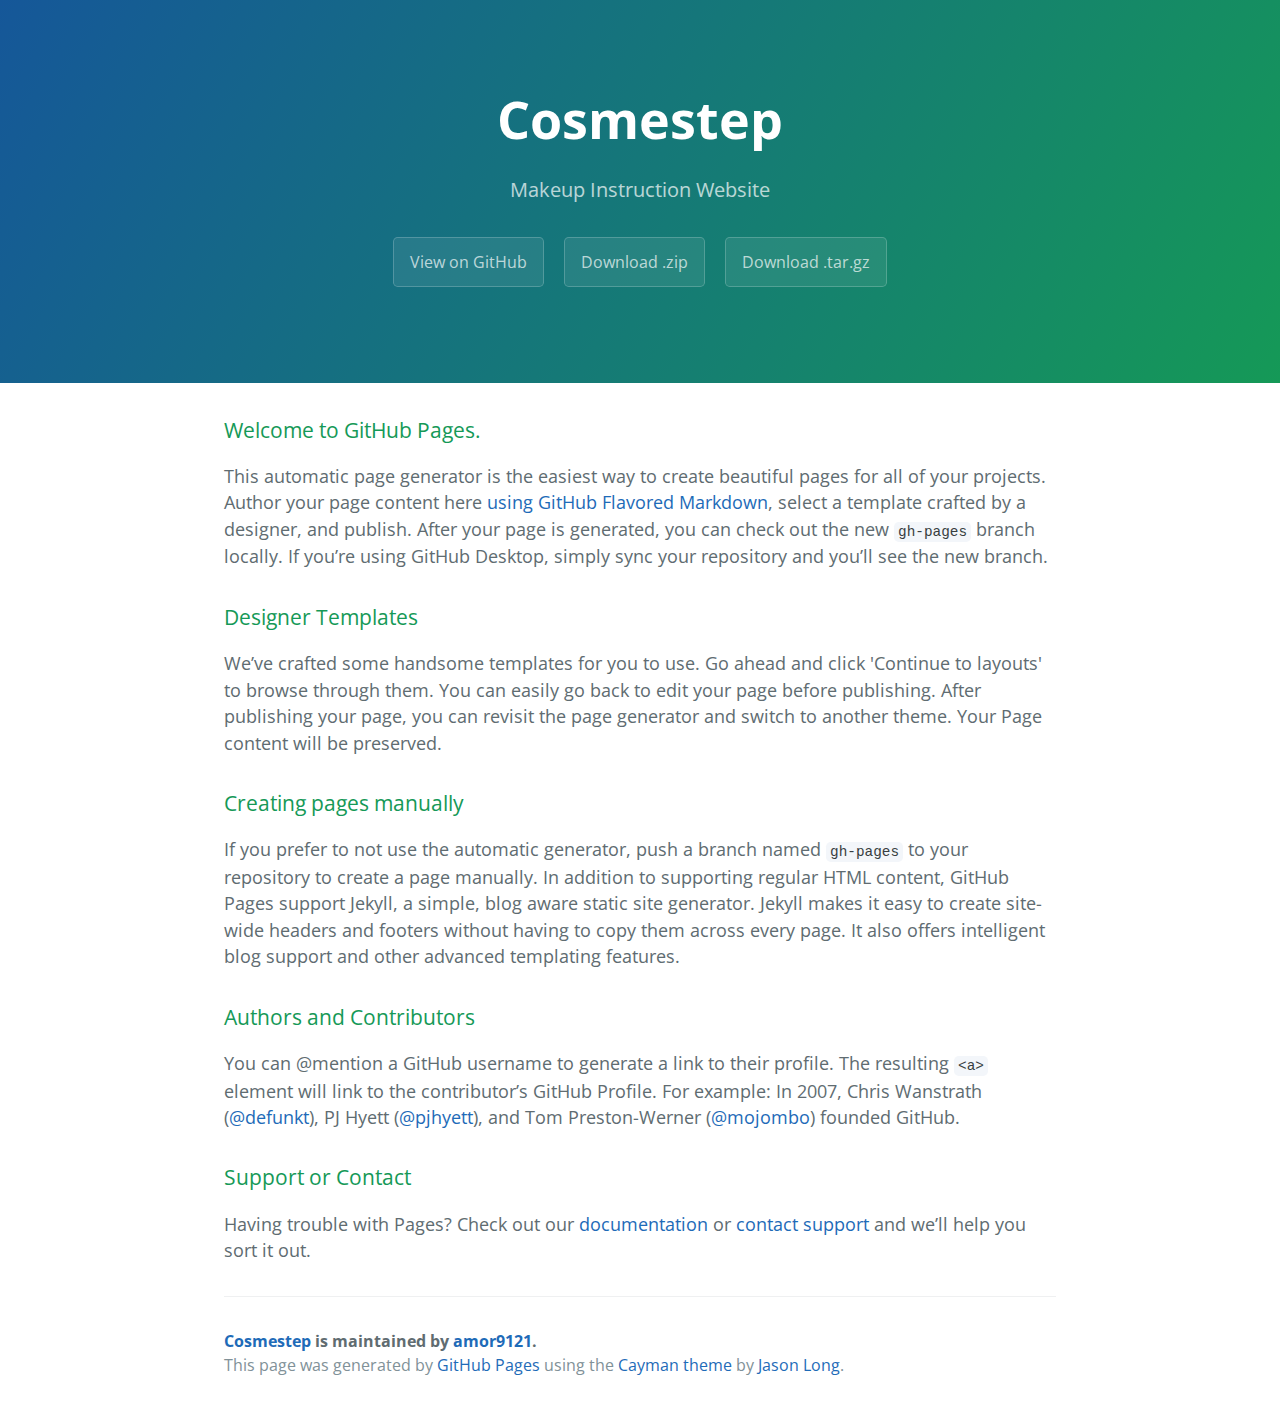
<file: index.html>
<!DOCTYPE html>
<html lang="en-us">
  <head>
    <meta charset="UTF-8">
    <title>Cosmestep by amor9121</title>
    <meta name="viewport" content="width=device-width, initial-scale=1">
    <link rel="stylesheet" type="text/css" href="stylesheets/normalize.css" media="screen">
    <link href='https://fonts.googleapis.com/css?family=Open+Sans:400,700' rel='stylesheet' type='text/css'>
    <link rel="stylesheet" type="text/css" href="stylesheets/stylesheet.css" media="screen">
    <link rel="stylesheet" type="text/css" href="stylesheets/github-light.css" media="screen">
  </head>
  <body>
    <section class="page-header">
      <h1 class="project-name">Cosmestep</h1>
      <h2 class="project-tagline">Makeup Instruction Website</h2>
      <a href="https://github.com/amor9121/CosmeStep" class="btn">View on GitHub</a>
      <a href="https://github.com/amor9121/CosmeStep/zipball/master" class="btn">Download .zip</a>
      <a href="https://github.com/amor9121/CosmeStep/tarball/master" class="btn">Download .tar.gz</a>
    </section>

    <section class="main-content">
      <h3>
<a id="welcome-to-github-pages" class="anchor" href="#welcome-to-github-pages" aria-hidden="true"><span aria-hidden="true" class="octicon octicon-link"></span></a>Welcome to GitHub Pages.</h3>

<p>This automatic page generator is the easiest way to create beautiful pages for all of your projects. Author your page content here <a href="https://guides.github.com/features/mastering-markdown/">using GitHub Flavored Markdown</a>, select a template crafted by a designer, and publish. After your page is generated, you can check out the new <code>gh-pages</code> branch locally. If you’re using GitHub Desktop, simply sync your repository and you’ll see the new branch.</p>

<h3>
<a id="designer-templates" class="anchor" href="#designer-templates" aria-hidden="true"><span aria-hidden="true" class="octicon octicon-link"></span></a>Designer Templates</h3>

<p>We’ve crafted some handsome templates for you to use. Go ahead and click 'Continue to layouts' to browse through them. You can easily go back to edit your page before publishing. After publishing your page, you can revisit the page generator and switch to another theme. Your Page content will be preserved.</p>

<h3>
<a id="creating-pages-manually" class="anchor" href="#creating-pages-manually" aria-hidden="true"><span aria-hidden="true" class="octicon octicon-link"></span></a>Creating pages manually</h3>

<p>If you prefer to not use the automatic generator, push a branch named <code>gh-pages</code> to your repository to create a page manually. In addition to supporting regular HTML content, GitHub Pages support Jekyll, a simple, blog aware static site generator. Jekyll makes it easy to create site-wide headers and footers without having to copy them across every page. It also offers intelligent blog support and other advanced templating features.</p>

<h3>
<a id="authors-and-contributors" class="anchor" href="#authors-and-contributors" aria-hidden="true"><span aria-hidden="true" class="octicon octicon-link"></span></a>Authors and Contributors</h3>

<p>You can @mention a GitHub username to generate a link to their profile. The resulting <code>&lt;a&gt;</code> element will link to the contributor’s GitHub Profile. For example: In 2007, Chris Wanstrath (<a href="https://github.com/defunkt" class="user-mention">@defunkt</a>), PJ Hyett (<a href="https://github.com/pjhyett" class="user-mention">@pjhyett</a>), and Tom Preston-Werner (<a href="https://github.com/mojombo" class="user-mention">@mojombo</a>) founded GitHub.</p>

<h3>
<a id="support-or-contact" class="anchor" href="#support-or-contact" aria-hidden="true"><span aria-hidden="true" class="octicon octicon-link"></span></a>Support or Contact</h3>

<p>Having trouble with Pages? Check out our <a href="https://help.github.com/pages">documentation</a> or <a href="https://github.com/contact">contact support</a> and we’ll help you sort it out.</p>

      <footer class="site-footer">
        <span class="site-footer-owner"><a href="https://github.com/amor9121/CosmeStep">Cosmestep</a> is maintained by <a href="https://github.com/amor9121">amor9121</a>.</span>

        <span class="site-footer-credits">This page was generated by <a href="https://pages.github.com">GitHub Pages</a> using the <a href="https://github.com/jasonlong/cayman-theme">Cayman theme</a> by <a href="https://twitter.com/jasonlong">Jason Long</a>.</span>
      </footer>

    </section>

  
  </body>
</html>
</file>
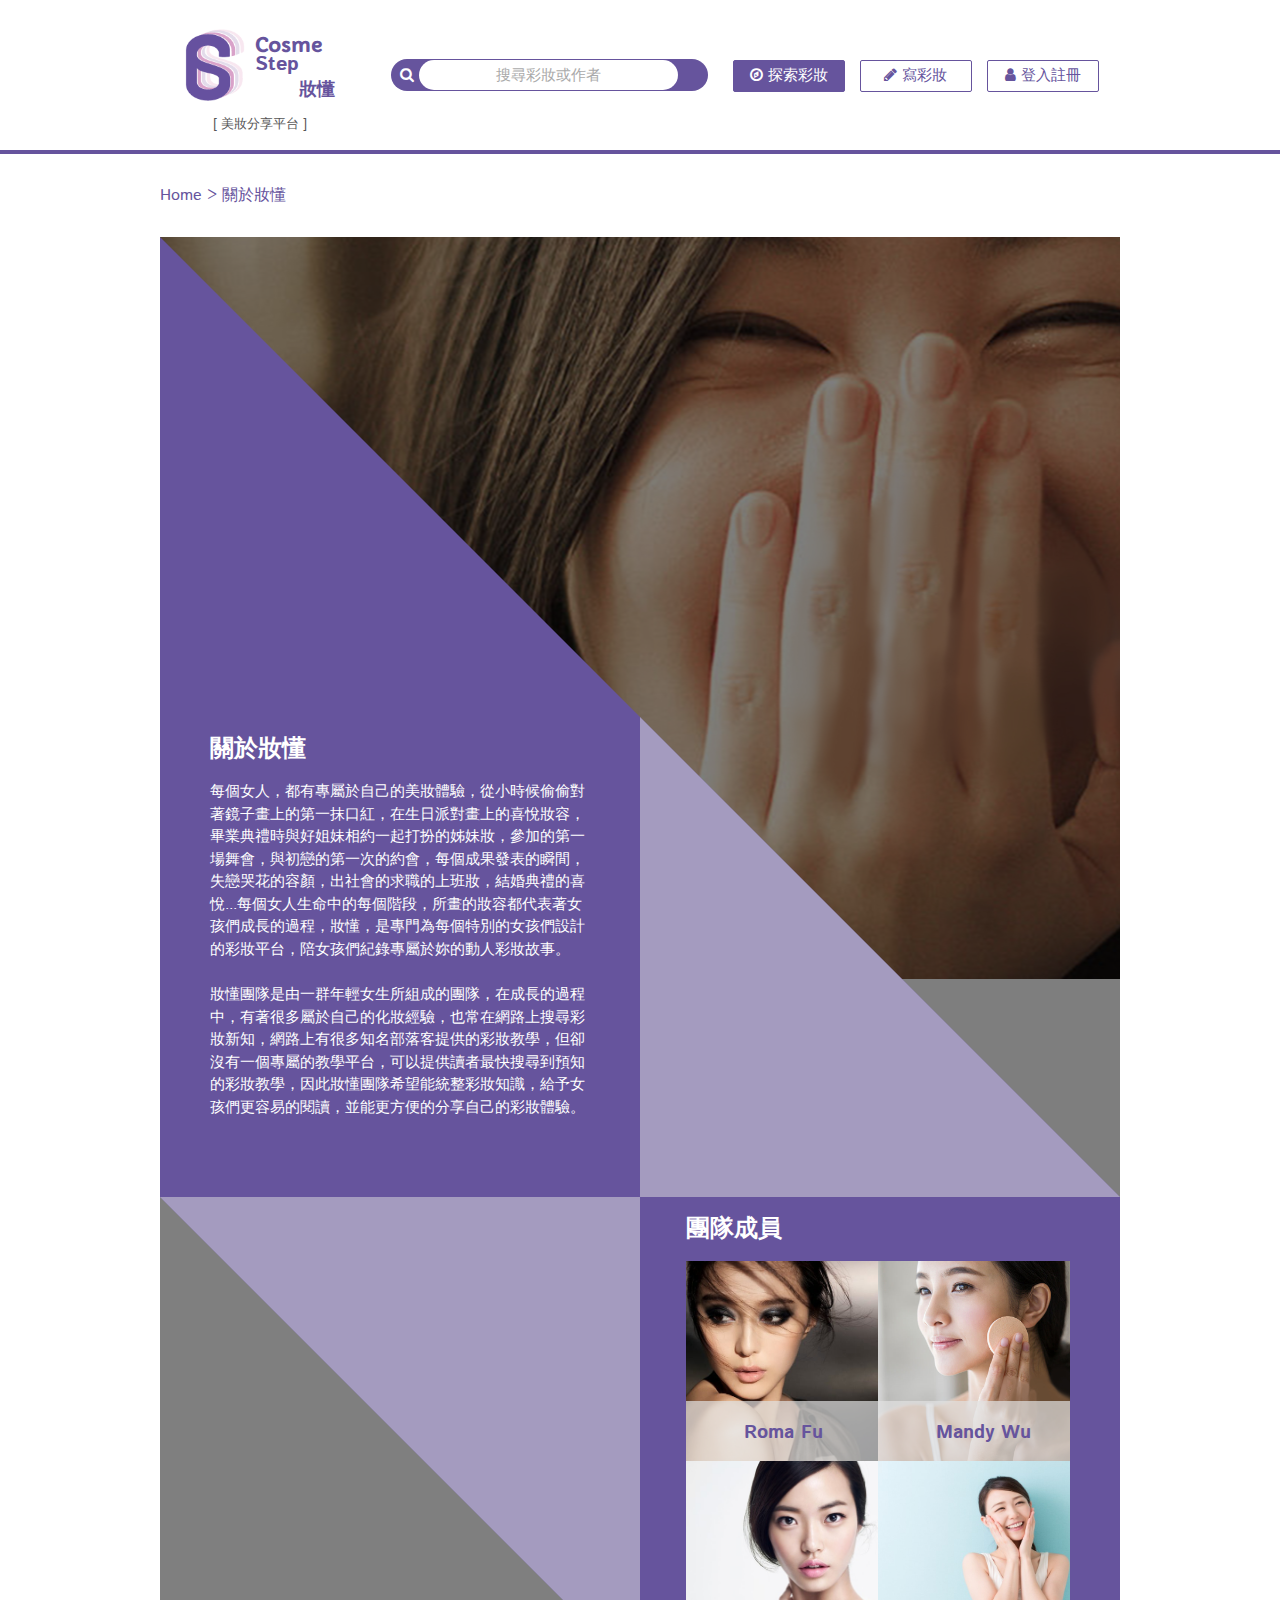
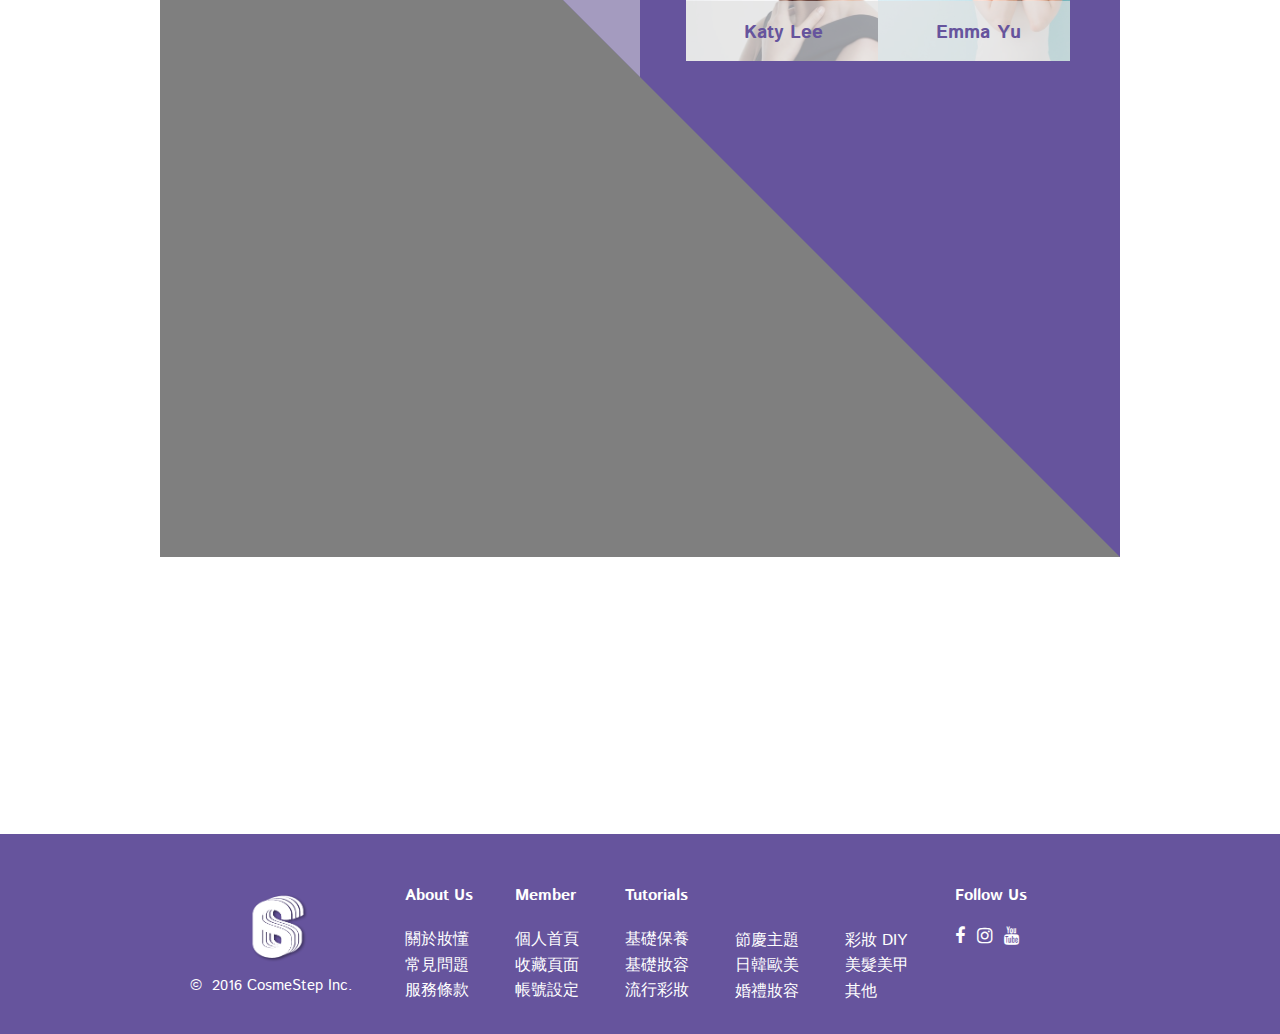
<file: aboutus.html>
<!DOCTYPE html>
<html lang="en">

<head>
    <meta charset="UTF-8">
    <meta name="viewport" content="width=device-width, initial-scale=1">
    <title>CosmeStep - About Us</title>
    <link rel="stylesheet" type="text/css" href="aboutus.css">
    <link href='https://fonts.googleapis.com/css?family=Istok+Web:400,700|Capriola' rel='stylesheet' type='text/css'>
    <link rel="stylesheet" href="http://cdnjs.cloudflare.com/ajax/libs/font-awesome/4.4.0/css/font-awesome.min.css">
    <link rel="stylesheet" type="text/css" href="style.css">
</head>

<body>
    <!-- scroll up -->
    <a href="#" class="scrollup">Scroll</a>
    <!-- header -->
    <div class="header"></div>
    <!-- index -->
    <div class="index">
        <div class="content">
            <ul>
                <li>
                    <a href="cosmestep.html">Home</a>
                </li>
                <li>
                    <a href="#">關於妝懂</a>
                </li>
            </ul>
        </div>
    </div>
    <!-- aboutus -->
    <div class="aboutus">
        <div class="content">
            <div class="triangle">
                <div class="txt">
                    <h2>關於妝懂</h2>
                    <p>每個女人，都有專屬於自己的美妝體驗，從小時候偷偷對著鏡子畫上的第一抹口紅，在生日派對畫上的喜悅妝容，畢業典禮時與好姐妹相約一起打扮的姊妹妝，參加的第一場舞會，與初戀的第一次的約會，每個成果發表的瞬間，失戀哭花的容顏，出社會的求職的上班妝，結婚典禮的喜悅...每個女人生命中的每個階段，所畫的妝容都代表著女孩們成長的過程，妝懂，是專門為每個特別的女孩們設計的彩妝平台，陪女孩們紀錄專屬於妳的動人彩妝故事。
                    </p>
                    <br>
                    <p>妝懂團隊是由一群年輕女生所組成的團隊，在成長的過程中，有著很多屬於自己的化妝經驗，也常在網路上搜尋彩妝新知，網路上有很多知名部落客提供的彩妝教學，但卻沒有一個專屬的教學平台，可以提供讀者最快搜尋到預知的彩妝教學，因此妝懂團隊希望能統整彩妝知識，給予女孩們更容易的閱讀，並能更方便的分享自己的彩妝體驗。</p>
                </div>
            </div>
            <div class="triangle2">
                <div class="txt">
                    <h2>團隊成員</h2>
                    <div class="pic">
                        <h3>Roma Fu</h3>
                        <h4>CEO.</h4>
                        <a href="#"><img src="img/beauty/brgirl.jpg"></a>
                    </div>
                    <div class="pic">
                        <h3>Mandy Wu</h3>
                        <h4>Programmer.</h4>
                        <a href="#"><img src="img/beauty/brgirl2.jpg"></a>
                    </div>
                    <div class="pic">
                        <h3>Katy Lee</h3>
                        <h4>Art Director.</h4>
                        <a href="#"><img src="img/beauty/brgirl3.jpg"></a>
                    </div>
                    <div class="pic">
                        <h3>Emma Yu</h3>
                        <h4>Specialist.</h4>
                        <a href="#"><img src="img/beauty/brgirl4.jpg"></a>
                    </div>
                </div>
            </div>
        </div>
    </div>
    <!-- map -->
    <div class="map">
        <div class="content">
            <iframe src="https://www.google.com/maps/embed?pb=!1m18!1m12!1m3!1d3616.900913327297!2d121.19032761546637!3d24.96948564702744!2m3!1f0!2f0!3f0!3m2!1i1024!2i768!4f13.1!3m3!1m2!1s0x346823c1ec904dcb%3A0xcdc129d4455ce456!2z5ZyL56uL5Lit5aSu5aSn5a24!5e0!3m2!1szh-TW!2stw!4v1463982764800" width="600" height="450" frameborder="0" style="border:0" allowfullscreen></iframe>
        </div>
    </div>
    <!-- footer -->
    <div class="footer">
        <div>
            <!-- js -->
            <script src="https://ajax.googleapis.com/ajax/libs/jquery/1.12.2/jquery.min.js"></script>
            <script type="text/javascript" src="main.js"></script>
</body>

</html>
</file>
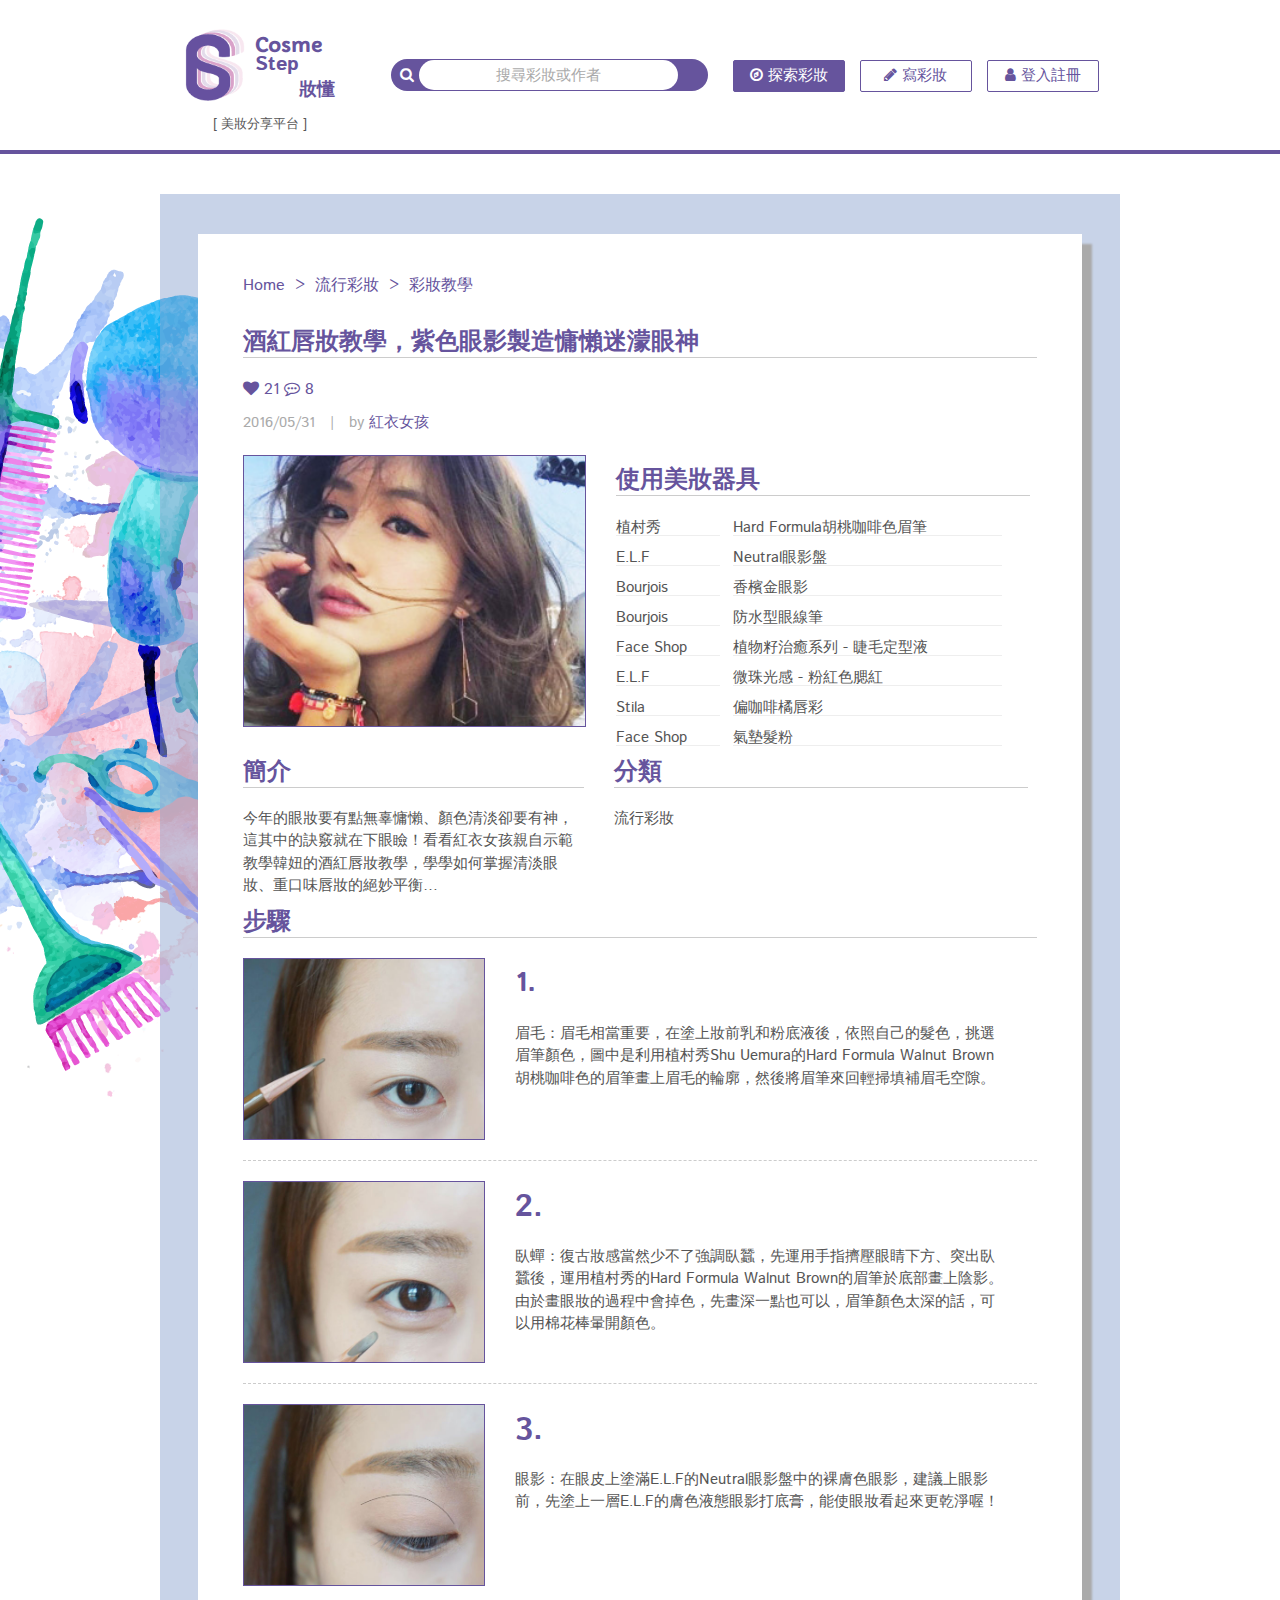
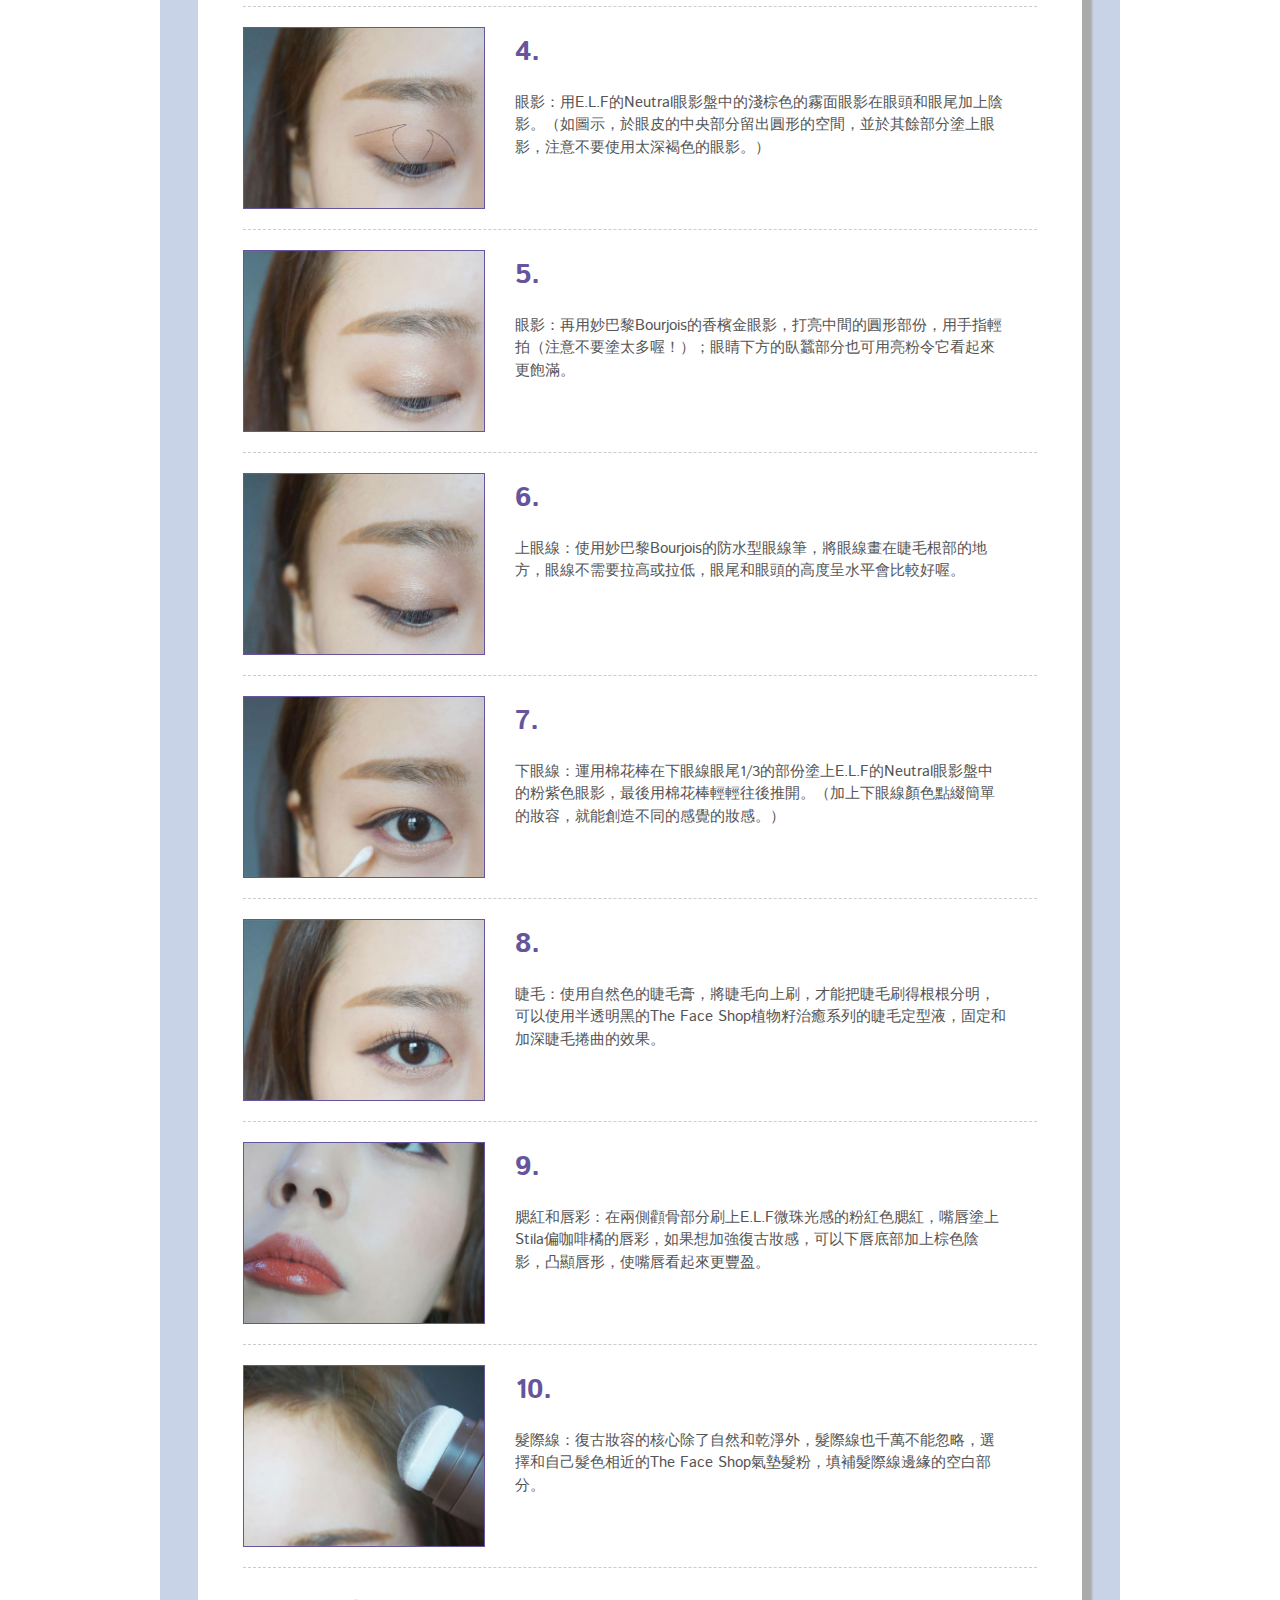
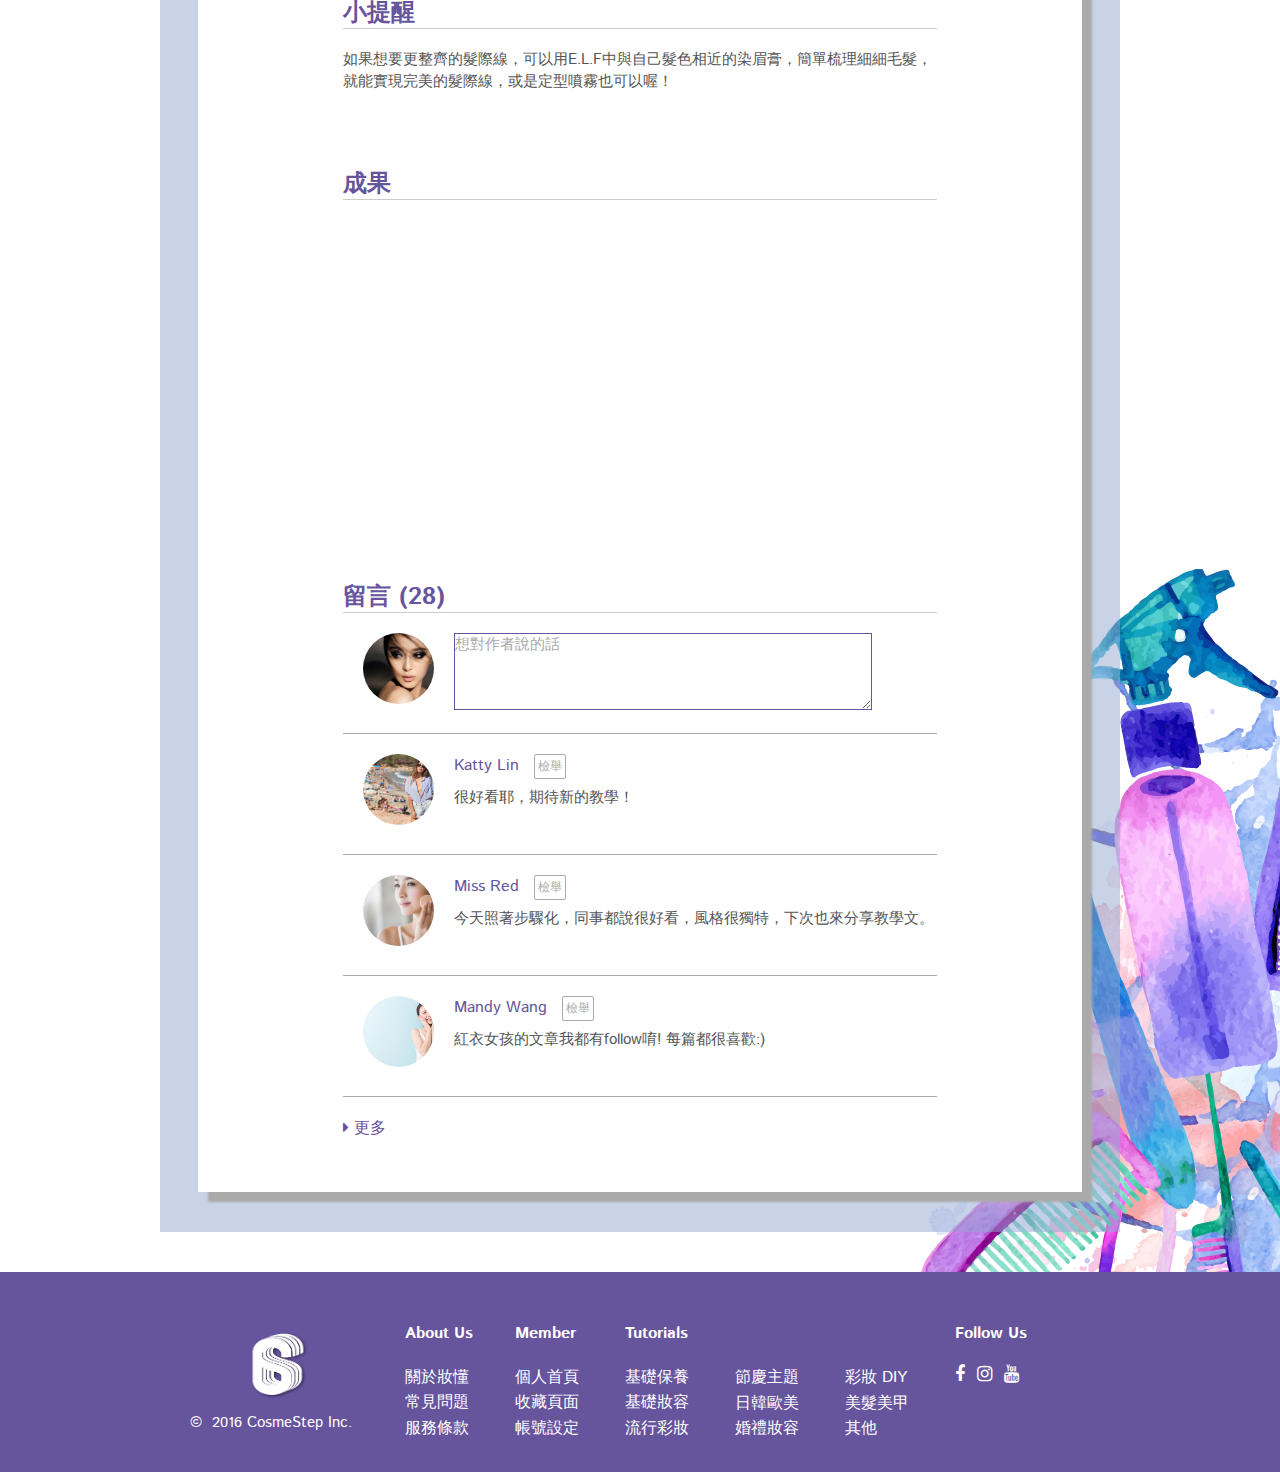
<file: article.html>
<!DOCTYPE html>
<html lang="en">

<head>
    <meta charset="UTF-8">
    <meta name="viewport" content="width=device-width, initial-scale=1">
    <title>CosmeStep - 流行彩妝 - 彩妝教學</title>
    <link rel="stylesheet" type="text/css" href="article.css">
    <link href='https://fonts.googleapis.com/css?family=Istok+Web:400,700|Capriola' rel='stylesheet' type='text/css'>
    <link rel="stylesheet" href="http://cdnjs.cloudflare.com/ajax/libs/font-awesome/4.4.0/css/font-awesome.min.css">
    <link rel="stylesheet" type="text/css" href="style.css">
</head>

<body>
    <!-- scroll up -->
    <a href="#" class="scrollup">Scroll</a>
    <!-- header -->
    <div class="header"></div>
    <!-- content -->
    <div class="bg">
        <div class="wrap">
            <div class="paper">
                <div class="form">
                    <!-- map -->
                    <div class="map">
                        <ul>
                            <li>
                                <a href="#">Home</a>
                            </li>
                            <li>
                                <a href="#">流行彩妝</a>
                            </li>
                            <li>
                                <a href="#">彩妝教學</a>
                            </li>
                        </ul>
                    </div>
                    <!-- title -->
                    <div class="title">
                        <h2>酒紅唇妝教學，紫色眼影製造慵懶迷濛眼神</h2>
                    </div>
                    <!-- info -->
                    <div class="info">
                        <div class="icon">
                            <a href="#"><i class="fa fa-heart" aria-hidden="true"></i> 21</a>
                            <a href="#"><i class="fa fa-commenting-o" aria-hidden="true"></i> 8</a>
                        </div>
                        <div class="editor">
                            <p id="date">2016/05/31</p>
                            <p id="by">by <a href="personal.html">紅衣女孩</a></p>
                        </div>
                    </div>
                    <!-- basic -->
                    <div class="basic">
                        <a href="#">
                            <div class="photoupload">
                                <img src="img/tutorial/t1/t1_s0.jpg">
                            </div>
                        </a>
                        <div class="tools">
                            <h2>使用美妝器具</h2>
                            <ul>
                                <li>
                                    <p id="brand">植村秀</p>
                                    <p id="tool">Hard Formula胡桃咖啡色眉筆</p>
                                </li>
                                <li>
                                    <p id="brand">E.L.F</p>
                                    <p id="tool">Neutral眼影盤</p>
                                </li>
                                <li>
                                    <p id="brand">Bourjois</p>
                                    <p id="tool">香檳金眼影</p>
                                </li>
                                <li>
                                    <p id="brand">Bourjois</p>
                                    <p id="tool">防水型眼線筆</p>
                                </li>
                                <li>
                                    <p id="brand">Face Shop</p>
                                    <p id="tool">植物籽治癒系列 - 睫毛定型液</p>
                                </li>
                                <li>
                                    <p id="brand">E.L.F</p>
                                    <p id="tool">微珠光感 - 粉紅色腮紅</p>
                                </li>
                                <li>
                                    <p id="brand">Stila</p>
                                    <p id="tool">偏咖啡橘唇彩</p>
                                </li>
                                <li>
                                    <p id="brand">Face Shop</p>
                                    <p id="tool">氣墊髮粉</p>
                                </li>
                            </ul>
                        </div>
                        <div class="clearfix"></div>
                    </div>
                    <!-- brief -->
                    <div class="brief">
                        <h2>簡介</h2>
                        <p>今年的眼妝要有點無辜慵懶、顏色清淡卻要有神，這其中的訣竅就在下眼瞼！看看紅衣女孩親自示範教學韓妞的酒紅唇妝教學，學學如何掌握清淡眼妝、重口味唇妝的絕妙平衡…</p>
                    </div>
                    <!-- category -->
                    <div class="category">
                        <h2>分類</h2>
                        <p>流行彩妝</p>
                    </div>
                    <div class="clearfix"></div>
                    <!-- steps -->
                    <div class="steps">
                        <h2>步驟</h2>
                        <div class="step">
                            <a href="#">
                                <div class="photoupload">
                                    <img src="img/tutorial/t1/s1_1.jpg" alt="s1">
                                </div>
                            </a>
                            <div class=txt>
                                <h3>1.</h3>
                                <p>眉毛：眉毛相當重要，在塗上妝前乳和粉底液後，依照自己的髮色，挑選眉筆顏色，圖中是利用植村秀Shu Uemura的Hard Formula Walnut Brown胡桃咖啡色的眉筆畫上眉毛的輪廓，然後將眉筆來回輕掃填補眉毛空隙。
                                </p>
                            </div>
                            <div class="clearfix"></div>
                        </div>
                        <div class="step">
                            <a href="#">
                                <div class="photoupload">
                                    <img src="img/tutorial/t1/s1_2.jpg" alt="s2">
                                </div>
                            </a>
                            <div class="txt">
                                <h3><span>2.</span></h3>
                                <p>臥蟬：復古妝感當然少不了強調臥蠶，先運用手指擠壓眼睛下方、突出臥蠶後，運用植村秀的Hard Formula Walnut Brown的眉筆於底部畫上陰影。由於畫眼妝的過程中會掉色，先畫深一點也可以，眉筆顏色太深的話，可以用棉花棒暈開顏色。
                                </p>
                            </div>
                            <div class="clearfix"></div>
                        </div>
                        <div class="step">
                            <a href="#">
                                <div class="photoupload"><img src="img/tutorial/t1/s1_3.jpg">
                                </div>
                            </a>
                            <div class="txt">
                                <h3><span>3.</span></h3>
                                <p>眼影：在眼皮上塗滿E.L.F的Neutral眼影盤中的裸膚色眼影，建議上眼影前，先塗上一層E.L.F的膚色液態眼影打底膏，能使眼妝看起來更乾淨喔！
                                </p>
                            </div>
                            <div class="clearfix"></div>
                        </div>
                        <div class="step">
                            <a href="#">
                                <div class="photoupload">
                                    <img src="img/tutorial/t1/s1_4.jpg" alt="s1">
                                </div>
                            </a>
                            <div class=txt>
                                <h3>4.</h3>
                                <p>眼影：用E.L.F的Neutral眼影盤中的淺棕色的霧面眼影在眼頭和眼尾加上陰影。（如圖示，於眼皮的中央部分留出圓形的空間，並於其餘部分塗上眼影，注意不要使用太深褐色的眼影。）
                                </p>
                            </div>
                            <div class="clearfix"></div>
                        </div>
                        <div class="step">
                            <a href="#">
                                <div class="photoupload">
                                    <img src="img/tutorial/t1/s1_5.jpg" alt="s5">
                                </div>
                            </a>
                            <div class=txt>
                                <h3>5.</h3>
                                <p>眼影：再用妙巴黎Bourjois的香檳金眼影，打亮中間的圓形部份，用手指輕拍（注意不要塗太多喔！）；眼睛下方的臥蠶部分也可用亮粉令它看起來更飽滿。
                                </p>
                            </div>
                            <div class="clearfix"></div>
                        </div>
                        <div class="step">
                            <a href="#">
                                <div class="photoupload">
                                    <img src="img/tutorial/t1/s1_6.jpg" alt="s6">
                                </div>
                            </a>
                            <div class=txt>
                                <h3>6.</h3>
                                <p>上眼線：使用妙巴黎Bourjois的防水型眼線筆，將眼線畫在睫毛根部的地方，眼線不需要拉高或拉低，眼尾和眼頭的高度呈水平會比較好喔。
                                </p>
                            </div>
                            <div class="clearfix"></div>
                        </div>
                        <div class="step">
                            <a href="#">
                                <div class="photoupload">
                                    <img src="img/tutorial/t1/s1_7.jpg" alt="s7">
                                </div>
                            </a>
                            <div class=txt>
                                <h3>7.</h3>
                                <p>下眼線：運用棉花棒在下眼線眼尾1/3的部份塗上E.L.F的Neutral眼影盤中的粉紫色眼影，最後用棉花棒輕輕往後推開。（加上下眼線顏色點綴簡單的妝容，就能創造不同的感覺的妝感。）
                                </p>
                            </div>
                            <div class="clearfix"></div>
                        </div>
                        <div class="step">
                            <a href="#">
                                <div class="photoupload">
                                    <img src="img/tutorial/t1/s1_8.jpg" alt="s8">
                                </div>
                            </a>
                            <div class=txt>
                                <h3>8.</h3>
                                <p>睫毛：使用自然色的睫毛膏，將睫毛向上刷，才能把睫毛刷得根根分明，可以使用半透明黑的The Face Shop植物籽治癒系列的睫毛定型液，固定和加深睫毛捲曲的效果。
                                </p>
                            </div>
                            <div class="clearfix"></div>
                        </div>
                        <div class="step">
                            <a href="#">
                                <div class="photoupload">
                                    <img src="img/tutorial/t1/s1_9.jpg" alt="s9">
                                </div>
                            </a>
                            <div class=txt>
                                <h3>9.</h3>
                                <p>腮紅和唇彩：在兩側顴骨部分刷上E.L.F微珠光感的粉紅色腮紅，嘴唇塗上Stila偏咖啡橘的唇彩，如果想加強復古妝感，可以下唇底部加上棕色陰影，凸顯唇形，使嘴唇看起來更豐盈。
                                </p>
                            </div>
                            <div class="clearfix"></div>
                        </div>
                        <div class="step">
                            <a href="#">
                                <div class="photoupload">
                                    <img src="img/tutorial/t1/s1_10.jpg" alt="s10">
                                </div>
                            </a>
                            <div class=txt>
                                <h3>10.</h3>
                                <p>髮際線：復古妝容的核心除了自然和乾淨外，髮際線也千萬不能忽略，選擇和自己髮色相近的The Face Shop氣墊髮粉，填補髮際線邊緣的空白部分。
                                </p>
                            </div>
                            <div class="clearfix"></div>
                        </div>
                        <!-- reminder -->
                        <div class="reminder">
                            <h2>小提醒</h2>
                            <p>如果想要更整齊的髮際線，可以用E.L.F中與自己髮色相近的染眉膏，簡單梳理細細毛髮，就能實現完美的髮際線，或是定型噴霧也可以喔！</p>
                        </div>
                        <!-- result -->
                        <div class="result">
                            <h2>成果</h2>
                            <iframe width="560" height="315" src="https://www.youtube.com/embed/WxkVZxWjxKo" frameborder="0" allowfullscreen></iframe>
                        </div>
                        <!-- msg -->
                        <div class="msgx">
                            <h2>留言 (28)</h2>
                            <div class="board">
                                <a href="#">
                                    <div class="userphoto"><img src="img/beauty/brgirl.jpg"></div>
                                </a>
                                <textarea name="brief" rows="3" cols="30" wrap="off" placeholder="想對作者說的話"></textarea>
                                <div class="clearfix"></div>
                            </div>
                            <div class="usermsg">
                                <a href="#">
                                    <div class="userphoto"><img src="img/beauty/brgirl5.jpg"></div>
                                </a>
                                <div class="user"><a href="#">Katty Lin</a><span><a href="#">檢舉</span></a>
                                </div>
                                <div class="txt">
                                    <p>很好看耶，期待新的教學！</p>
                                </div>
                                <div class="clearfix"></div>
                            </div>
                            <div class="usermsg">
                                <a href="#">
                                    <div class="userphoto"><img src="img/beauty/brgirl2.jpg"></div>
                                </a>
                                <div class="user"><a href="#">Miss Red</a><span><a href="#">檢舉</span></a>
                                </div>
                                <div class="txt">
                                    <p>今天照著步驟化，同事都說很好看，風格很獨特，下次也來分享教學文。</p>
                                </div>
                                <div class="clearfix"></div>
                            </div>
                            <div class="usermsg">
                                <a href="#">
                                    <div class="userphoto"><img src="img/beauty/brgirl4.jpg"></div>
                                </a>
                                <div class="user"><a href="#">Mandy Wang</a><span><a href="#">檢舉</span></a>
                                </div>
                                <div class="txt">
                                    <p>紅衣女孩的文章我都有follow唷! 每篇都很喜歡:)</p>
                                </div>
                                <div class="clearfix"></div>
                            </div>
                            <div class="more">
                                <a href="#"><i class="fa fa-caret-right"></i>&nbsp;更多</a>
                            </div>
                        </div>
                    </div>
                </div>
            </div>
        </div>
        <!-- footer -->
        <div class="footer"></div>
        <script src="https://ajax.googleapis.com/ajax/libs/jquery/1.12.2/jquery.min.js"></script>
        <script type="text/javascript" src="main.js"></script>
</body>

</html>
</file>
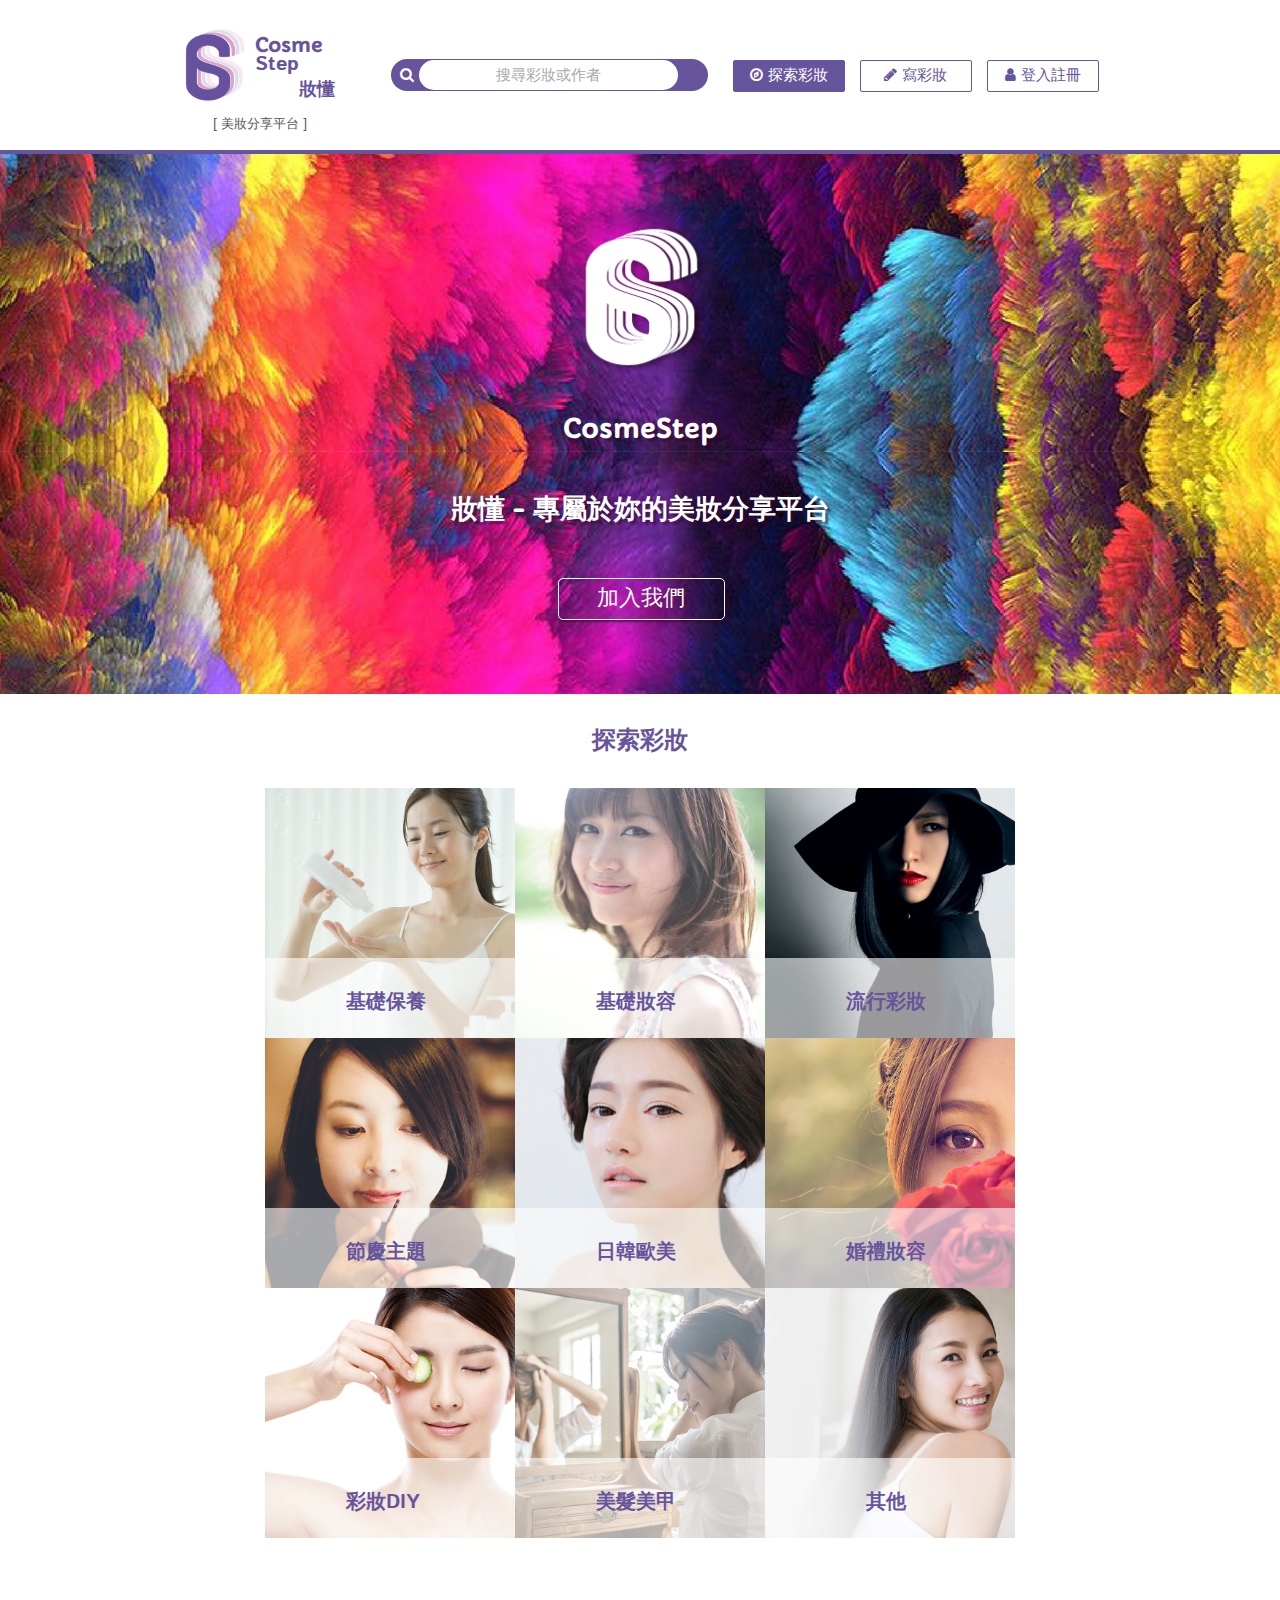
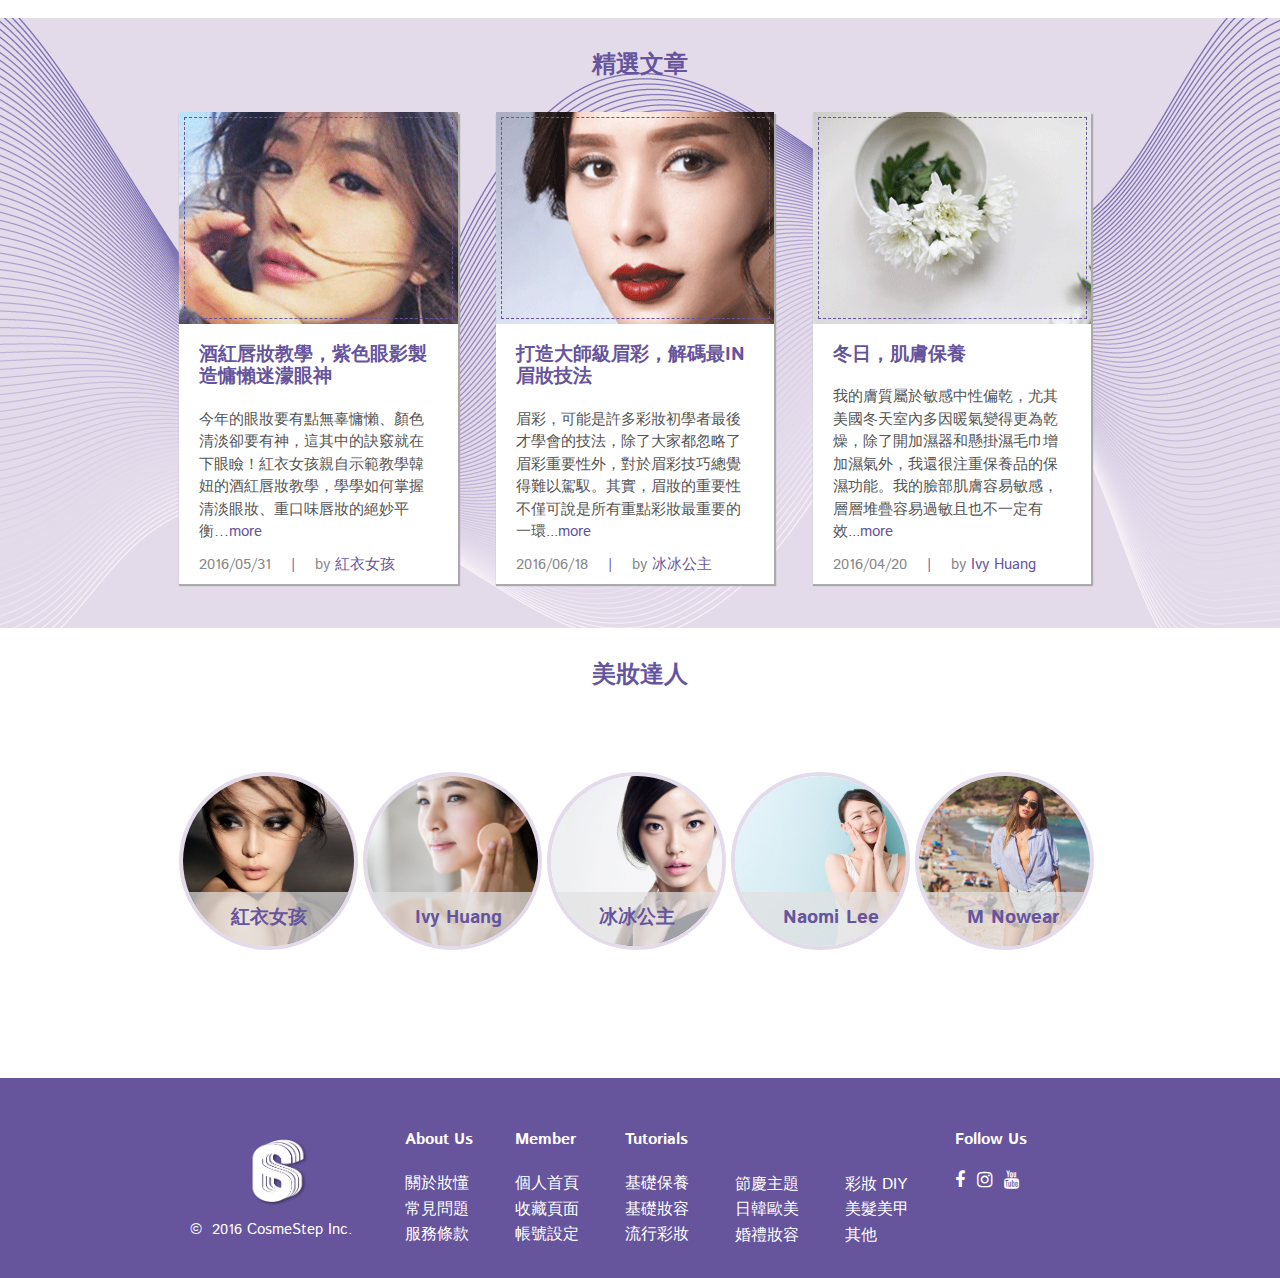
<file: cosmestep.html>
<!DOCTYPE html>
<html lang="en">

<head>
    <meta charset="UTF-8">
    <meta name="viewport" content="width=device-width, initial-scale=1">
    <title>CosmeStep - 專屬於妳的彩妝分享平台</title>
    <link rel="stylesheet" type="text/css" href="cosmestep.css">
    <link href='https://fonts.googleapis.com/css?family=Istok+Web:400,700|Capriola' rel='stylesheet' type='text/css'>
    <link rel="stylesheet" href="http://cdnjs.cloudflare.com/ajax/libs/font-awesome/4.4.0/css/font-awesome.min.css">
    <link rel="stylesheet" type="text/css" href="style.css">
</head>

<body>
    <!-- scroll up -->
    <a href="#" class="scrollup">Scroll</a>
    <!-- header -->
    <div class="header"></div>
    <!-- slider -->
    <div class="slider">
        <div class="content">
            <img src="img/main/cs.png" alt="cslogo">
            <h1>CosmeStep</h1>
            <h1>妝懂 - 專屬於妳的美妝分享平台</h1>
            <div class="login">
                <a href="#">
                    <div class="join">加入我們</div>
                </a>
            </div>
        </div>
    </div>
    <!-- explore -->
    <div class="explore">
        <div class="content">
            <h2>探索彩妝</h2>
            <div class="category">
                <a href="popmakeup.html">
                    <div class="box foundation">
                        <h3>基礎保養</h3>
                        <img src="img/main/basic.jpg" alt="basic">
                    </div>
                </a>
                <a href="popmakeup.html">
                    <div class="box basic">
                        <h3>基礎妝容</h3><img src="img/main/basicM.jpg" alt="basicM">
                    </div>
                </a>
                <a href="popmakeup.html">
                    <div class="box pop">
                        <h3>流行彩妝</h3><img src="img/main/fashion.jpg" alt="fashion">
                    </div>
                </a>
                <a href="#">
                    <div class="box holiday">
                        <h3>節慶主題</h3><img src="img/main/holiday.jpg" alt="holiday">
                    </div>
                </a>
                <a href="#">
                    <div class="box national">
                        <h3>日韓歐美</h3><img src="img/main/Korean.jpg" alt="korean">
                    </div>
                </a>
                <a href="#">
                    <div class="box wedding">
                        <h3>婚禮妝容</h3><img src="img/main/wedding.jpg" alt="wedding">
                    </div>
                </a>
                <a href="#">
                    <div class="box diy">
                        <h3>彩妝DIY</h3><img src="img/main/diy.jpg" alt="diy">
                    </div>
                </a>
                <a href="#">
                    <div class="box salon">
                        <h3>美髮美甲</h3><img src="img/main/hair.jpg" alt="hair">
                    </div>
                </a>
                <a href="#">
                    <div class="box other ">
                        <h3>其他</h3><img src="img/main/other.jpg" alt="other">
                    </div>
                </a>
                <div class="clearfix"></div>
            </div>
        </div>
    </div>
    <div class="collection">
        <div class="content">
            <h2>精選文章</h2>
            <div class="blogger">
                <div class="blog">
                    <div class="pic">
                        <a href="#"><img src="img/tutorial/t1/t100.png" alt="t1"></a>
                    </div>
                    <div class="txt">
                        <a href="article.html"><h3>酒紅唇妝教學，紫色眼影製造慵懶迷濛眼神</h3></a>
                        <p>今年的眼妝要有點無辜慵懶、顏色清淡卻要有神，這其中的訣竅就在下眼瞼！紅衣女孩親自示範教學韓妞的酒紅唇妝教學，學學如何掌握清淡眼妝、重口味唇妝的絕妙平衡…<a href="article.html">more</a></p>
                        <div class="info">
                            <p id="date">2016/05/31</p>
                            <p id="by">by <a href="personal.html">紅衣女孩</a></p>
                        </div>
                    </div>
                </div>
                <div class="blog">
                    <div class="pic">
                        <a href="#"><img src="img/tutorial/t2/t200.png" alt="t2"></a>
                    </div>
                    <div class="txt">
                        <a href="#"><h3>打造大師級眉彩，解碼最IN眉妝技法</h3></a>
                        <p>眉彩，可能是許多彩妝初學者最後才學會的技法，除了大家都忽略了眉彩重要性外，對於眉彩技巧總覺得難以駕馭。其實，眉妝的重要性不僅可說是所有重點彩妝最重要的一環...<a href="#">more</a></p>
                        <div class="info">
                            <p id="date">2016/06/18</p>
                            <p id="by">by <a href="#">冰冰公主</a></p>
                        </div>
                    </div>
                </div>
                <div class="blog">
                    <div class="pic 3">
                        <a href="#"><img src="img/tutorial/t3/t300.png" alt="t3"></a>
                    </div>
                    <div class="txt">
                        <a href="#"><h3>冬日，肌膚保養</h3></a>
                        <p>我的膚質屬於敏感中性偏乾，尤其美國冬天室內多因暖氣變得更為乾燥，除了開加濕器和懸掛濕毛巾增加濕氣外，我還很注重保養品的保濕功能。我的臉部肌膚容易敏感，層層堆疊容易過敏且也不一定有效...<a href="#">more</a></p>
                        <div class="info">
                            <p id="date">2016/04/20</p>
                            <p id="by">by <a href="#">Ivy Huang</a></p>
                        </div>
                    </div>
                </div>
            </div>
            <div class="clearfix"></div>
        </div>
    </div>
    <div class="topbeauty">
        <div class="content">
            <h2>美妝達人</h2>
            <div class="beauties">
                <a href="personal.html">
                    <div class="beauty">
                        <div class="txt">
                            <h3>紅衣女孩</h3>
                            <p>時尚教主，提供最具風格的美妝新知與手法。</p>
                            <img src="img/beauty/brgirl.jpg" alt="brgirl1">
                        </div>
                    </div>
                </a>
                <a href="#">
                    <div class="beauty">
                        <div class="txt">
                            <h3>Ivy Huang</h3>
                            <p>保養達人，針對保養給予最詳盡的步驟教學。</p>
                            <img src="img/beauty/brgirl2.jpg" alt="brgirl2">
                        </div>
                    </div>
                </a>
                <a href="#">
                    <div class="beauty">
                        <div class="txt">
                            <h3>冰冰公主</h3>
                            <p>彩妝公主，隨時提供最新潮的流行彩妝資訊。</p>
                            <img src="img/beauty/brgirl3.jpg" alt="brgirl3">
                        </div>
                    </div>
                </a>
                <a href="#">
                    <div class="beauty">
                        <div class="txt">
                            <h3>Naomi Lee</h3>
                            <p>完美甜心，介紹各式各樣的彩妝DIY教學。</p>

                            <img src="img/beauty/brgirl4.jpg" alt="brgirl4">
                        </div>
                    </div>
                </a>
                <a href="#">
                    <div class="beauty">
                        <div class="txt">
                            <h3>M Nowear</h3>
                            <p>吳川女王，給予最赤裸的自然裸妝教學技巧。</p>
                            <img src="img/beauty/brgirl5.jpg" alt="brgirl5">
                        </div>
                    </div>
                </a>
            </div>
        </div>
        <div class="clearfix"></div>
    </div>
    <!-- footer -->
    <div class="footer"></div>
    <script src="https://ajax.googleapis.com/ajax/libs/jquery/1.12.2/jquery.min.js"></script>
    <script type="text/javascript" src="main.js"></script>
</body>

</html>
</file>
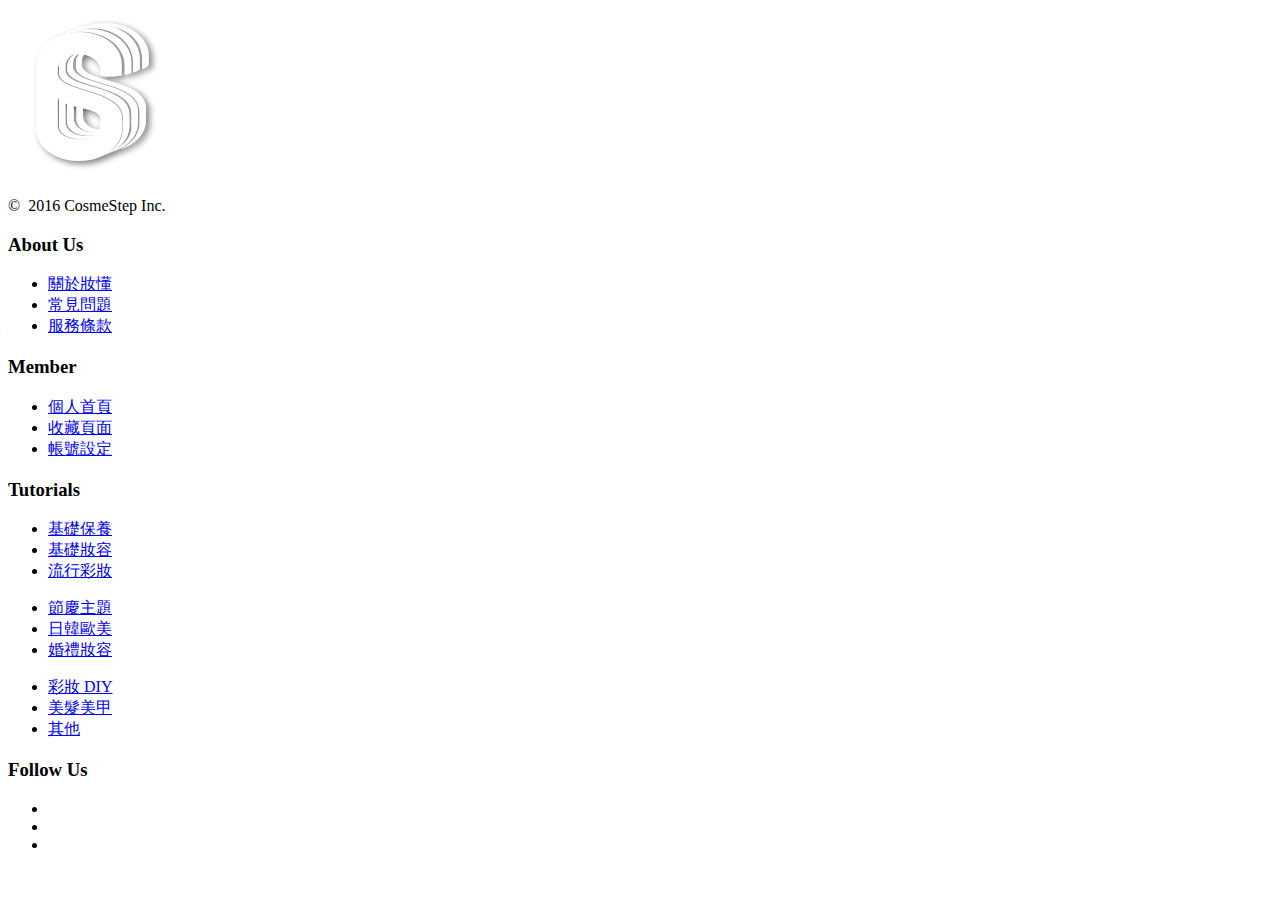
<file: footer.html>
<!DOCTYPE html>
<html lang="en">
<head>
	<meta charset="UTF-8">
    <meta name="viewport" content="width=device-width, initial-scale=1">
	<title>Document</title>
</head>
<body>
<!-- footer -->
 <div class="footer">
        <div class="content">
            <div class="box logo">
                <a href="#"><img src="img/main/cs.png" alt="logo"></a>
                <p>&copy; &nbsp;2016 CosmeStep Inc.</p>
            </div>
            <div class="box_r">
                <div class="box">
                    <h3>About Us</h3>
                    <ul>
                        <li>
                            <a href="aboutus.html">關於妝懂</a>
                        </li>
                        <li>
                            <a href="question.html">常見問題</a>
                        </li>
                        <li>
                            <a href="law.html">服務條款</a>
                        </li>
                    </ul>
                </div>
                <div class="box">
                    <h3>Member</h3>
                    <ul>
                        <li>
                            <a href="personal.html">個人首頁</a>
                        </li>
                        <li>
                            <a href="#">收藏頁面</a>
                        </li>
                        <li>
                            <a href="#">帳號設定</a>
                        </li>
                    </ul>
                </div>
                <div class="box">
                    <h3>Tutorials</h3>
                    <ul>
                        <li>
                            <a href="popmakeup.html">基礎保養</a>
                        </li>
                        <li>
                            <a href="popmakeup.html">基礎妝容</a>
                        </li>
                        <li>
                            <a href="popmakeup.html">流行彩妝</a>
                        </li>
                    </ul>
                </div>
                <div class="box t">
                    <ul>
                        <li>
                            <a href="#">節慶主題</a>
                        </li>
                        <li>
                            <a href="#">日韓歐美</a>
                        </li>
                        <li>
                            <a href="#">婚禮妝容</a>
                        </li>
                    </ul>
                </div>
                <div class="box t">
                    <ul>
                        <li>
                            <a href="#">彩妝 DIY</a>
                        </li>
                        <li>
                            <a href="#">美髮美甲</a>
                        </li>
                        <li>
                            <a href="#">其他</a>
                        </li>
                    </ul>
                </div>
                <div class="box followus">
                    <h3>Follow Us</h3>
                    <ul>
                        <li><a href="#"><i class="fa fa-facebook" aria-hidden="true"></i></a></li>
                        <li><a href="#"><i class="fa fa-instagram" aria-hidden="true"></i></a></li>
                        <li><a href="#"><i class="fa fa-youtube" aria-hidden="true"></i></a></li>
                    </ul>
                </div>
            </div>
        </div>
    </div>
</body>
</html>
</file>
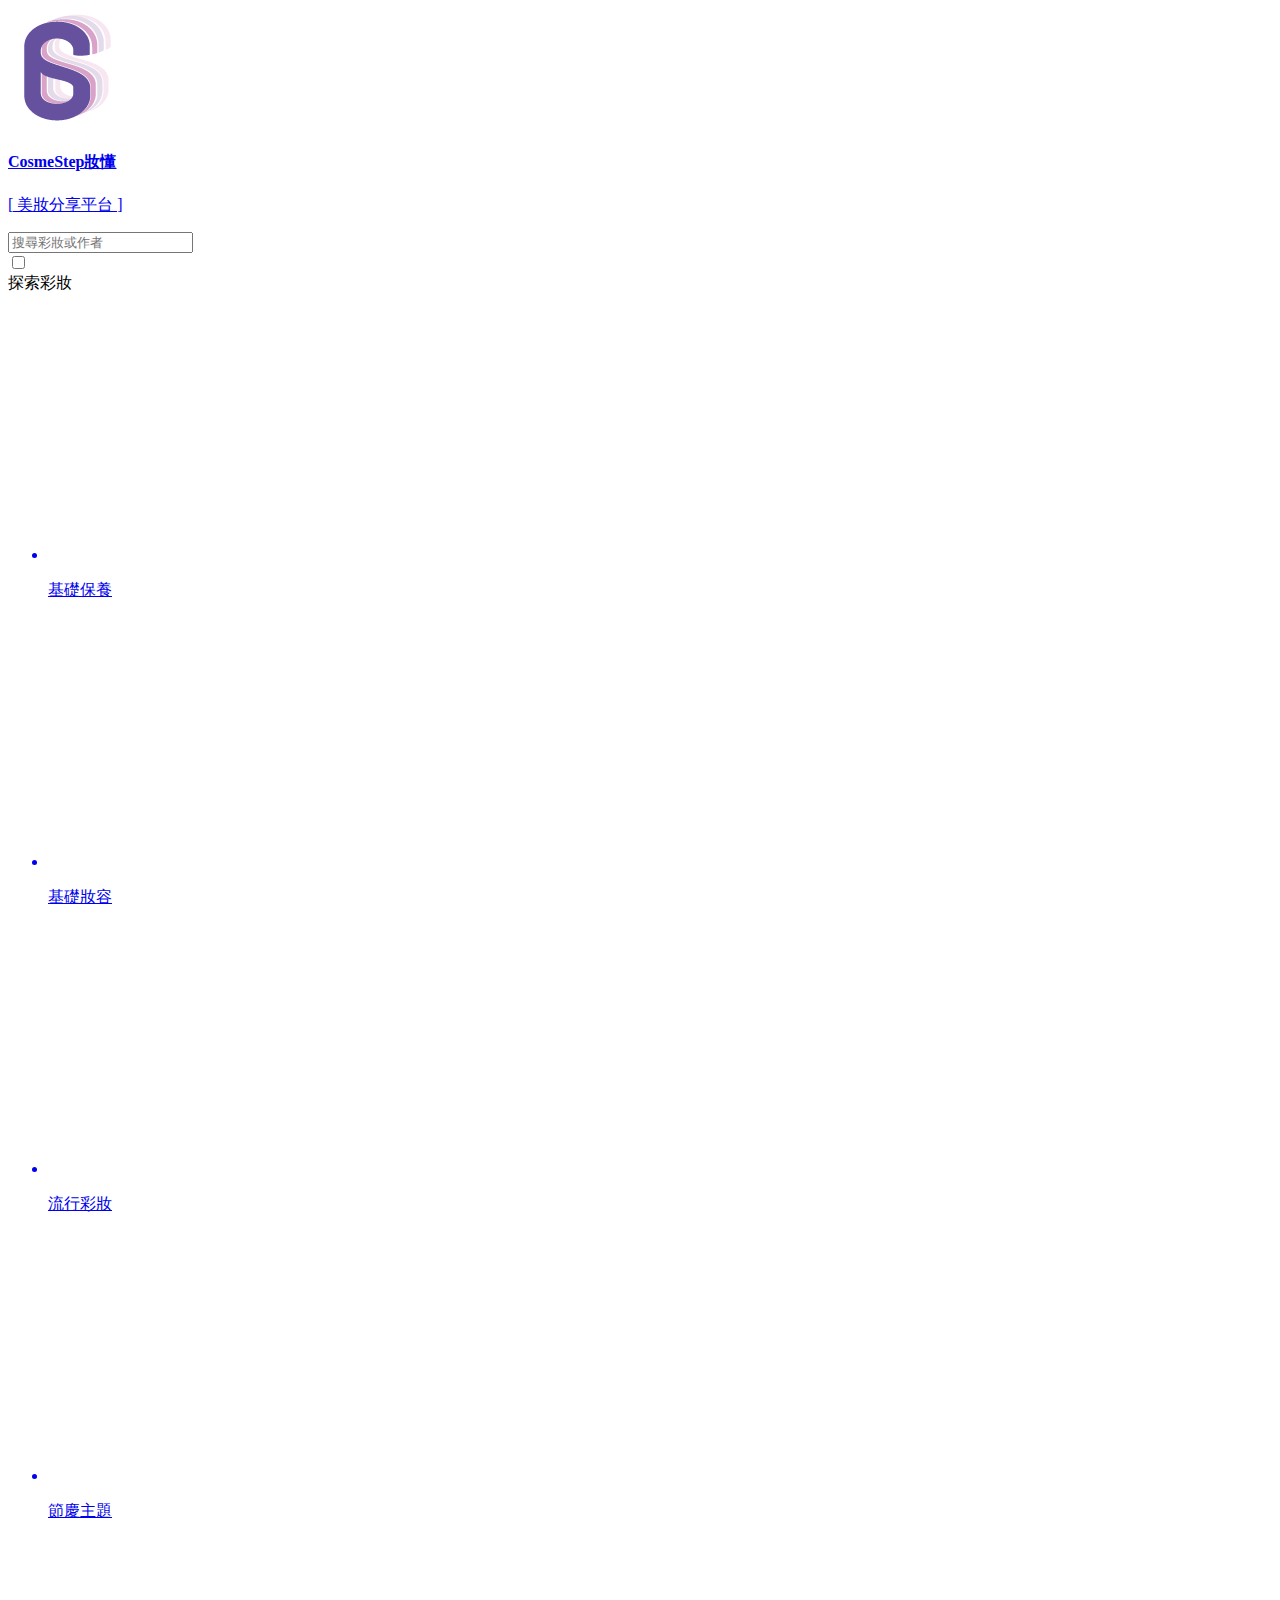
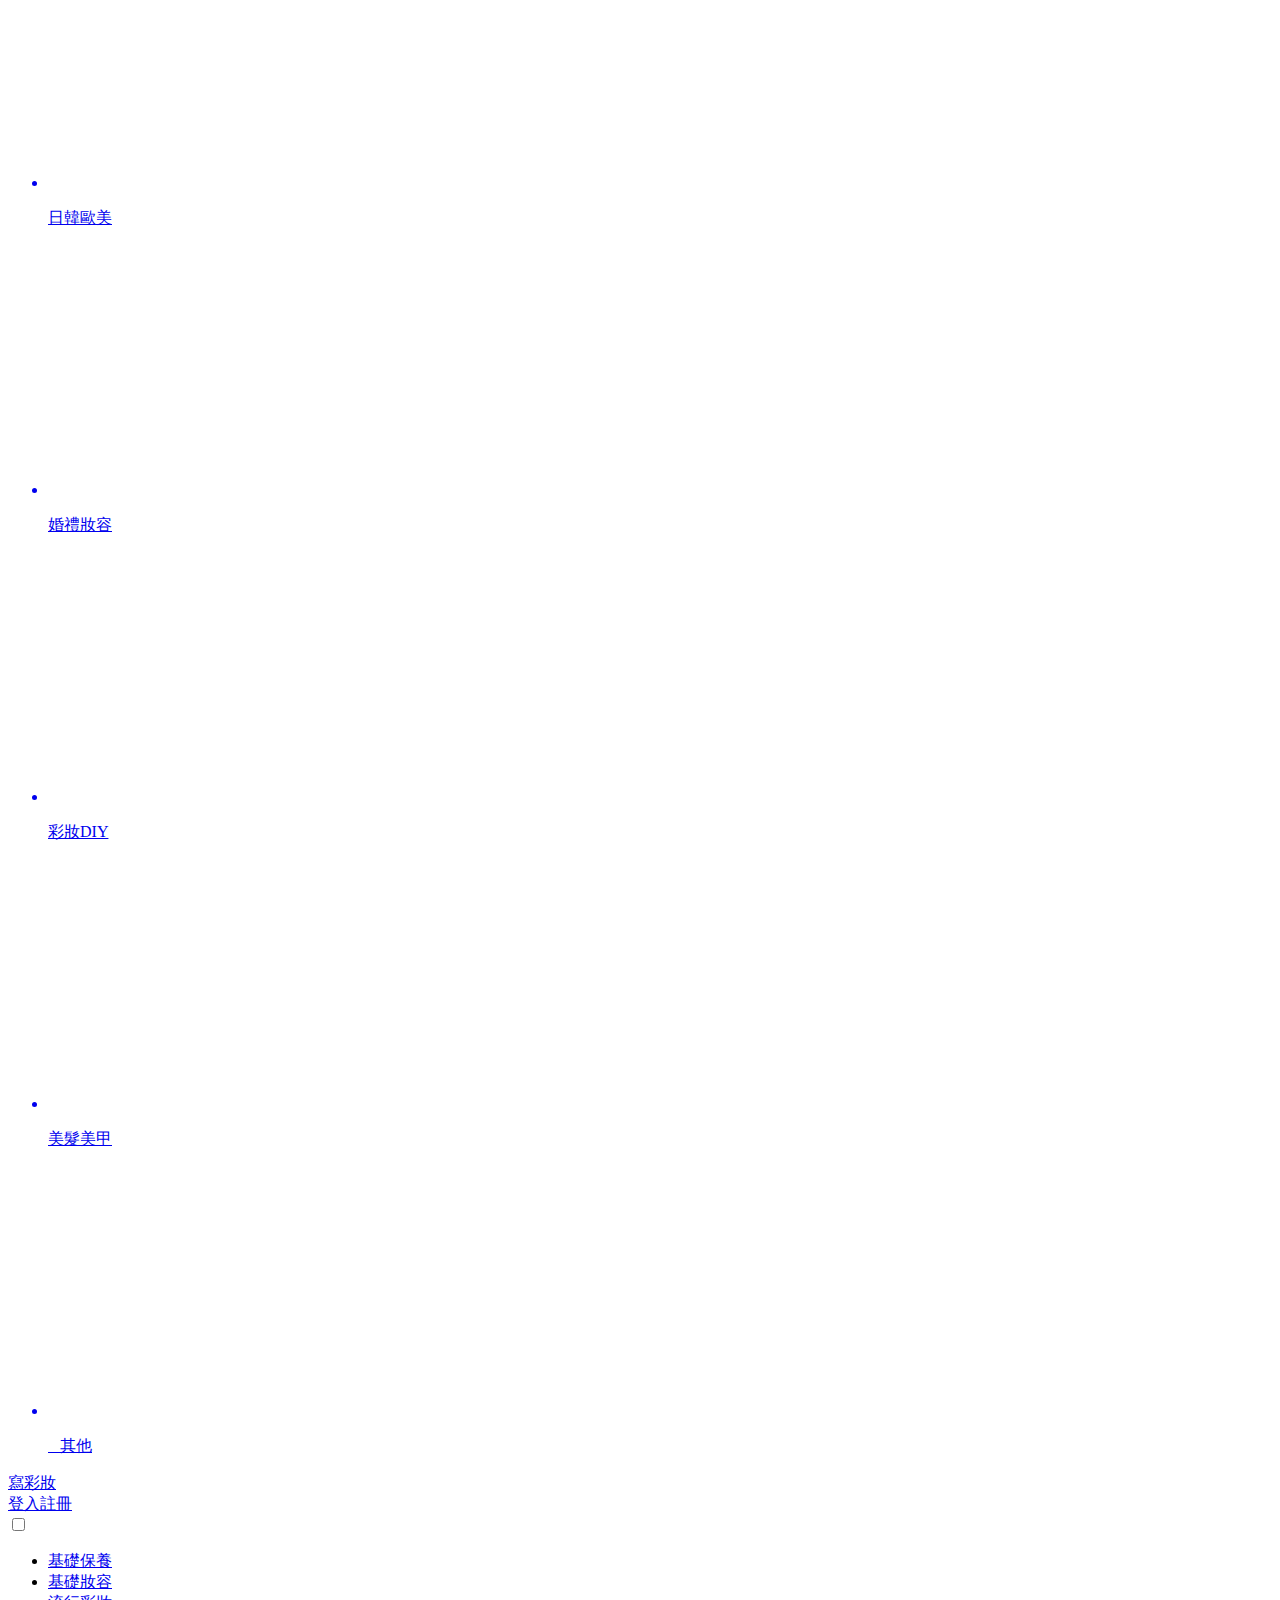
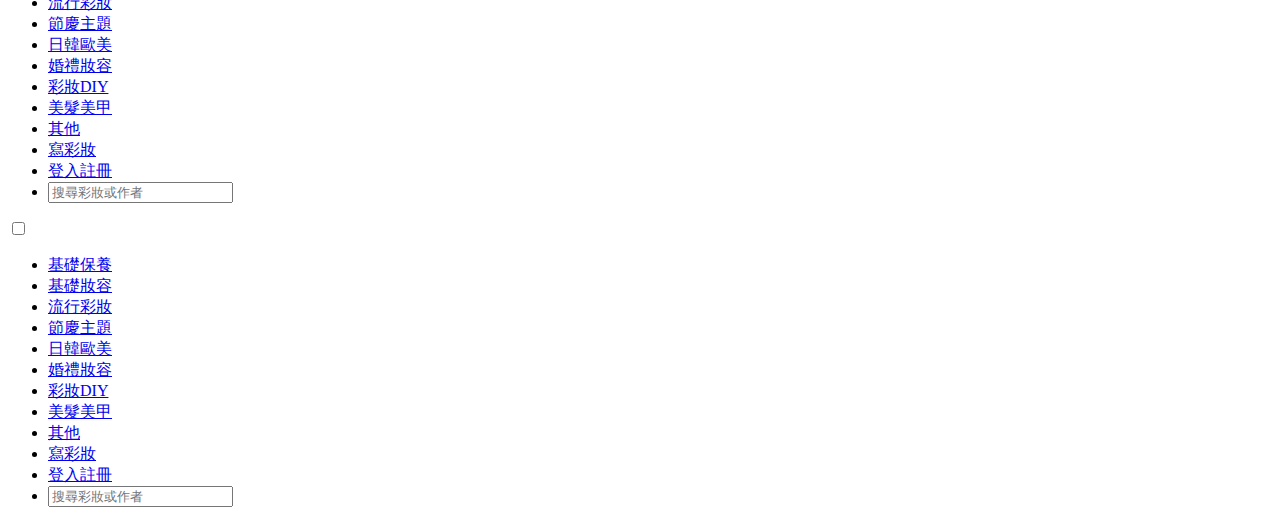
<file: header.html>
<!DOCTYPE html>
<html lang="en">

<head>
    <meta charset="UTF-8">
    <meta name="viewport" content="width=device-width, initial-scale=1">
    <title>Document</title>
</head>

<body>
    <!-- header -->
    <div class="header">
        <div class="content">
            <!-- logo -->
            <div class="logo">
                <a href="cosmestep.html">
                    <div class="pic">
                        <img src="img/nav/cs_logo.png" alt="logo">
                    </div>
                    <div class="txt">
                        <h4>Cosme<span>Step<span><span id="ch">妝懂</span></h4>
                    </div>
                    <div class="clearfix"></div>
                    <div class="txt2">
                        <p id="share">[ 美妝分享平台 ]</p>
                    </div>
                </a>
            </div>
            <!-- search -->
            <div class="search">
                <i class="fa fa-search" aria-hidden="true"></i>
                <input type="text" name="search" placeholder="搜尋彩妝或作者">
            </div>
            <!-- nav -->
            <div class="nav">
                <input type="checkbox" name="" id="exploreControl">
                <label for="exploreControl" class="exploreControlBtn">
                    <div class="btn explore">
                        <i class="fa fa-compass" aria-hidden="true"></i> 探索彩妝
                    </div>
                </label>
                <!-- Dropdown -->
                <div class="dropdown">
                    <div class="content">
                        <ul>
                            <a href="popmakeup.html">
                                <li>
                                    <img src="img/main/foundation.png" alt="found">
                                    <p>基礎保養</p>
                                </li>
                            </a>
                            <a href="#">
                                <li>
                                    <img src="img/main/basic.png" alt="basic">
                                    <p>基礎妝容</p>
                                </li>
                            </a>
                            <a href="popmakeup.html">
                                <li>
                                    <img src="img/main/pop.png" alt="pop">
                                    <p>流行彩妝</p>
                                </li>
                            </a>
                            <a href="#">
                                <li>
                                    <img src="img/main/holiday.png" alt="holiday">
                                    <p>節慶主題</p>
                                </li>
                            </a>
                            <a href="#">
                                <li>
                                    <img src="img/main/national.png" alt="national">
                                    <p>日韓歐美</p>
                                </li>
                            </a>
                            <a href="#">
                                <li>
                                    <img src="img/main/wedding.png" alt="wedding">
                                    <p>婚禮妝容</p>
                                </li>
                            </a>
                            <a href="#">
                                <li>
                                    <img src="img/main/diy.png" alt="diy">
                                    <p>彩妝DIY</p>
                                </li>
                            </a>
                            <a href="#">
                                <li>
                                    <img src="img/main/salon.png" alt="salon">
                                    <p>美髮美甲</p>
                                </li>
                            </a>
                            <a href="#">
                                <li>
                                    <img src="img/main/others.png" alt="others">
                                    <p>&nbsp;&nbsp;&nbsp;其他</p>
                                </li>
                            </a>
                        </ul>
                    </div>
                </div>
                <a href="write.html">
                    <div class="btn write">
                        <i class="fa fa-pencil" aria-hidden="true"></i> 寫彩妝
                    </div>
                </a>
                <a href="#">
                    <div class="btn login" id="btnLogin">
                        <i class="fa fa-user" aria-hidden="true"></i> 登入註冊
                    </div>
                </a>
            </div>
        </div>
    </div>
    <!-- header rwd -->
    <input type="checkbox" name="" id="menuControl">
    <div class="menuRwd">
        <label for="menuControl" class="menuControlBtn"><i class="fa fa-bars"></i></label>
        <!--  <label for="menuControl" class="menuControlBtn2"><i class="fa fa-times"></i></i>
        </label> -->
        <ul>
            <li><a href="popmakeup.html">基礎保養</a></li>
            <li><a href="#">基礎妝容</a></li>
            <li><a href="#">流行彩妝</a></li>
            <li><a href="#">節慶主題</a></li>
            <li><a href="#">日韓歐美</a></li>
            <li><a href="#">婚禮妝容</a></li>
            <li><a href="#">彩妝DIY</a></li>
            <li><a href="#">美髮美甲</a></li>
            <li><a href="#">其他</a></li>
            <li><a href="write.html">寫彩妝</a></li>
            <li><a href="#">登入註冊</a></li>
            <li id="search">
                <i id="mag" class="fa fa-search" aria-hidden="true"></i>
                <input type="text" name="search" placeholder="搜尋彩妝或作者">
            </li>
        </ul>
    </div>
    <!-- lightbox -->
    <div class="lightbox" style="display:none;">
        <div class="msg">
            <div class="logo">
                <img src="img/nav/logo_n.png">
            </div>
            <div class="login">
                <div class="btn fb">
                    <a href="#"><i class="fa fa-facebook-square" aria-hidden="true"></i>用facebook帳號登入</a>
                </div>
                <div class="btn email">
                    <a href="#"><i class="fa fa-envelope" aria-hidden="true"></i>用email帳號登入</a>
                </div>
                <div class="input">
                    <input type="text" name="memId" id="memId" placeholder="帳號">
                    <input type="password" name="memPsw" id="memPsw" placeholder="密碼">
                </div>
                <div class="submit">
                    <input type="submit" name="btnlogin" id="submit" value="Login" action="personal.html">
                </div>
                <div class="other">
                    <ul>
                        <li>
                            <a href="#">忘記密碼</a>
                        </li>
                        <li>
                            <a href="#">重寄確認信</a>
                        </li>
                        <li>
                            <a href="#">註冊新帳號</a>
                        </li>
                    </ul>
                </div>
                
            </div>
            <a href="#" class="btn-close">X</a>
        </div>
    </div>
    <script src="https://ajax.googleapis.com/ajax/libs/jquery/1.12.2/jquery.min.js"></script>
    <script type="text/javascript" src="main.js"></script>
</body>

</html>
</file>
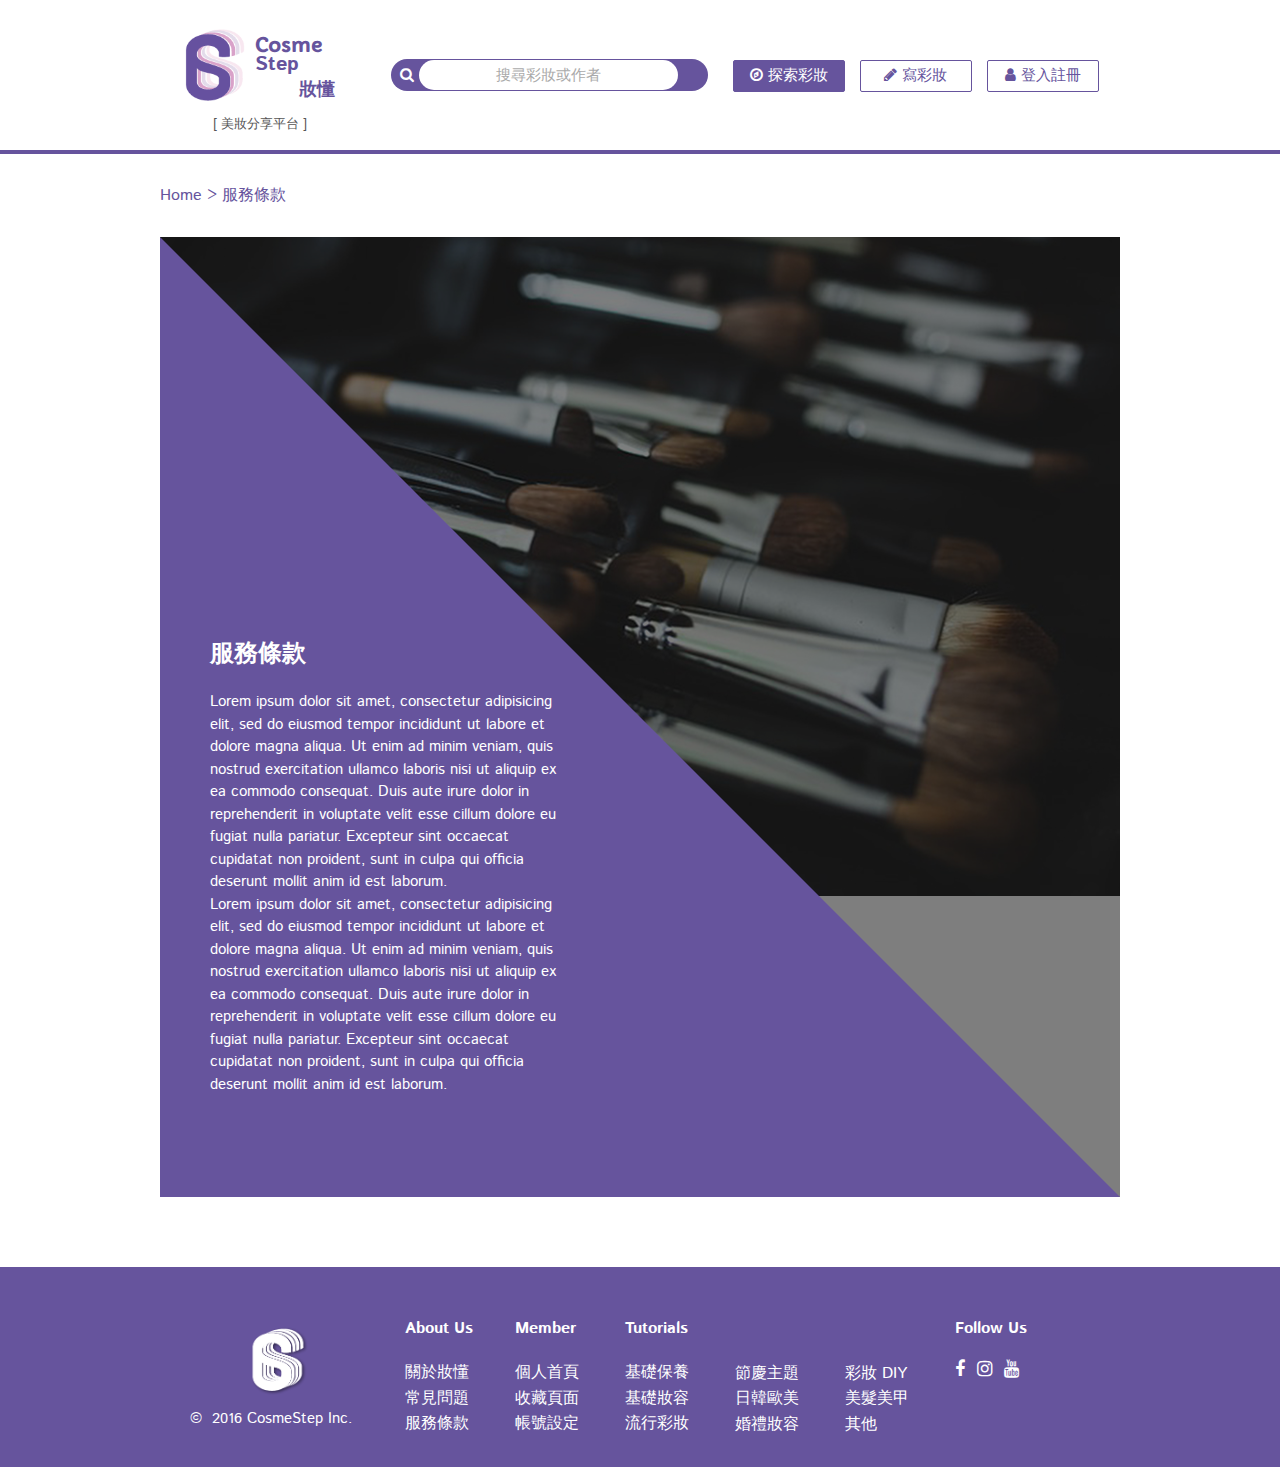
<file: law.html>
<!DOCTYPE html>
<html lang="en">

<head>
    <meta charset="UTF-8">
    <title>CosmeStep - Law</title>
    <link rel="stylesheet" type="text/css" href="law.css">
    <link href='https://fonts.googleapis.com/css?family=Istok+Web:400,700|Capriola' rel='stylesheet' type='text/css'>
    <link rel="stylesheet" href="http://cdnjs.cloudflare.com/ajax/libs/font-awesome/4.4.0/css/font-awesome.min.css">
    <link rel="stylesheet" type="text/css" href="style.css">
</head>

<body>
    <!-- scroll up -->
    <a href="#" class="scrollup">Scroll</a>
    <!-- header -->
    <div class="header"></div>
    <!-- index -->
    <div class="index">
        <div class="content">
            <ul>
                <li>
                    <a href="cosmestep.html">Home</a>
                </li>
                <li>
                    <a href="#">服務條款</a>
                </li>
            </ul>
        </div>
    </div>
    <!-- aboutus -->
    <div class="aboutus">
        <div class="content">
            <div class="triangle">
                <div class="txt">
                    <h2>服務條款</h2>
                    <p>Lorem ipsum dolor sit amet, consectetur adipisicing elit, sed do eiusmod tempor incididunt ut labore et dolore magna aliqua. Ut enim ad minim veniam, quis nostrud exercitation ullamco laboris nisi ut aliquip ex ea commodo consequat. Duis aute irure dolor in reprehenderit in voluptate velit esse cillum dolore eu fugiat nulla pariatur. Excepteur sint occaecat cupidatat non proident, sunt in culpa qui officia deserunt mollit anim id est laborum.</p>
                    <p>Lorem ipsum dolor sit amet, consectetur adipisicing elit, sed do eiusmod tempor incididunt ut labore et dolore magna aliqua. Ut enim ad minim veniam, quis nostrud exercitation ullamco laboris nisi ut aliquip ex ea commodo consequat. Duis aute irure dolor in reprehenderit in voluptate velit esse cillum dolore eu fugiat nulla pariatur. Excepteur sint occaecat cupidatat non proident, sunt in culpa qui officia deserunt mollit anim id est laborum.</p>
                </div>
            </div>
        </div>
    </div>
    <!-- footer -->
    <div class="footer"></div>
    <script src="https://ajax.googleapis.com/ajax/libs/jquery/1.12.2/jquery.min.js"></script>
    <script type="text/javascript" src="main.js"></script>

</html>
</file>
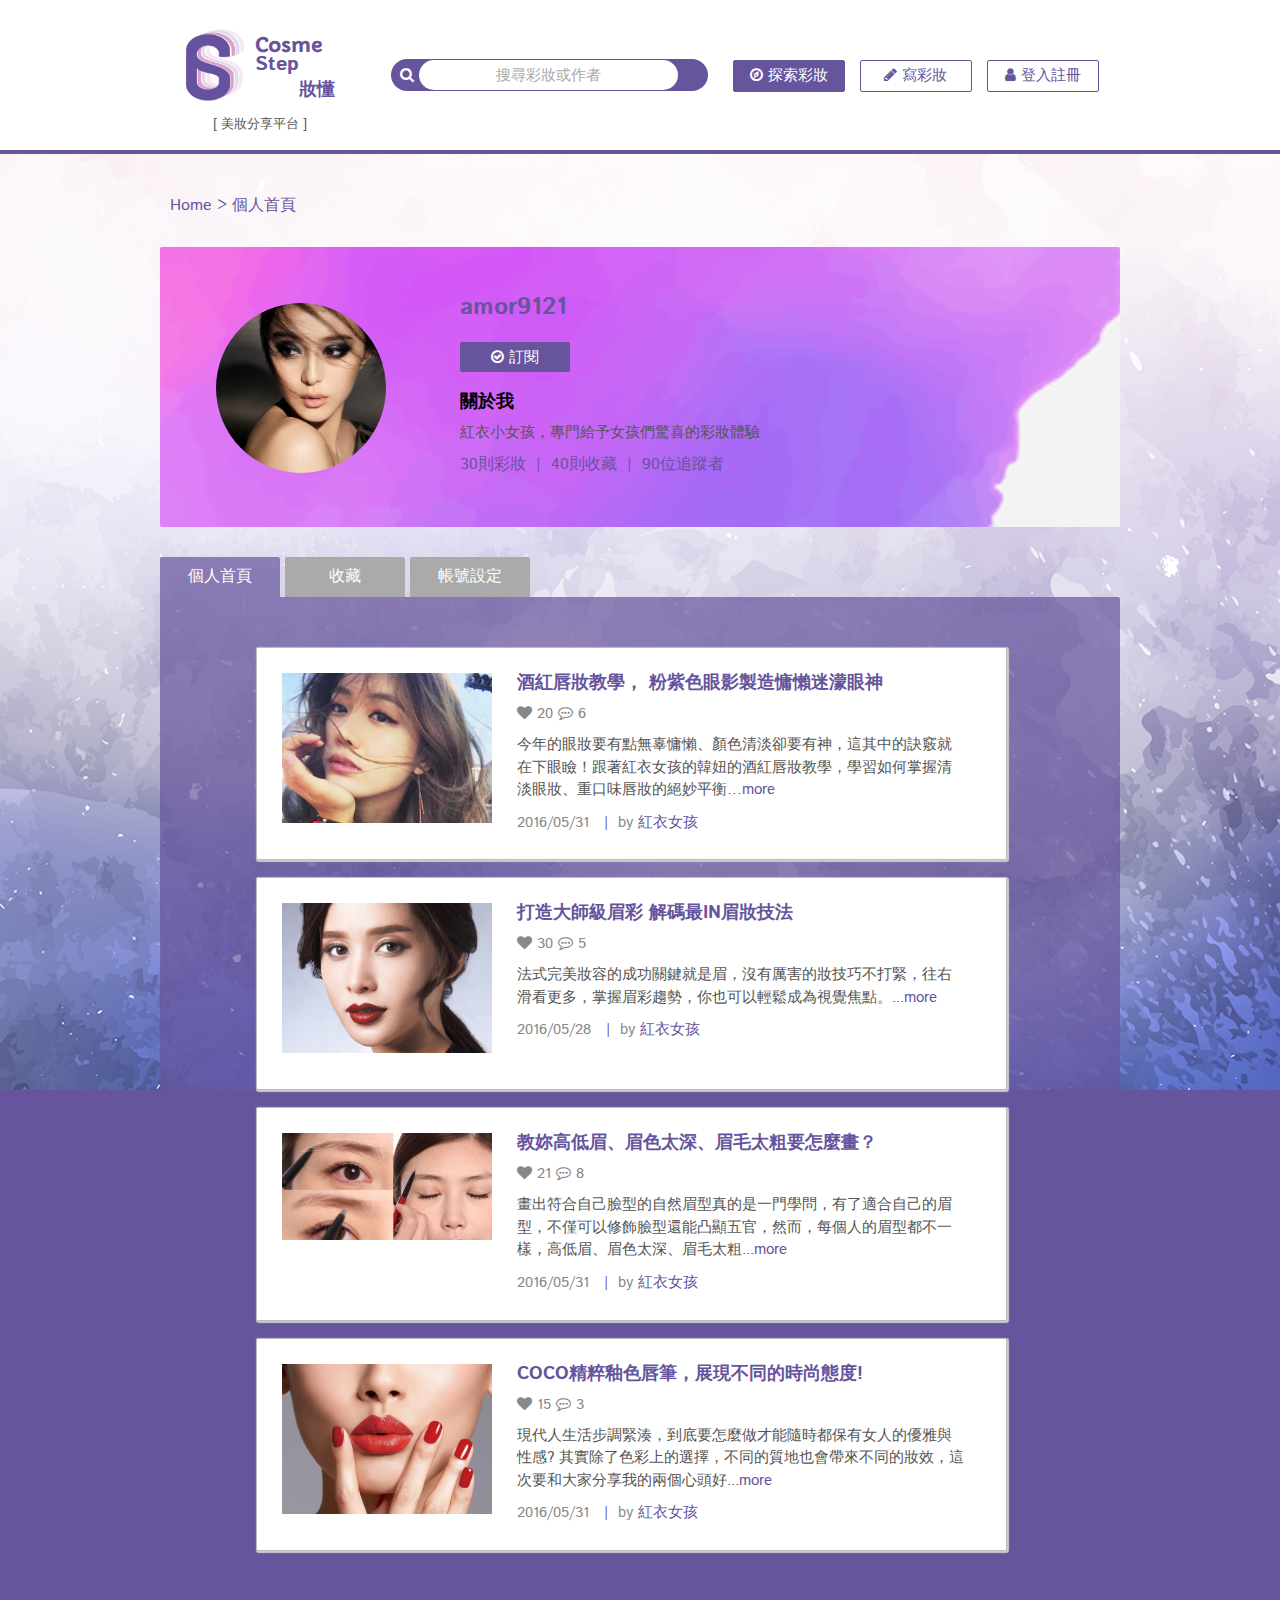
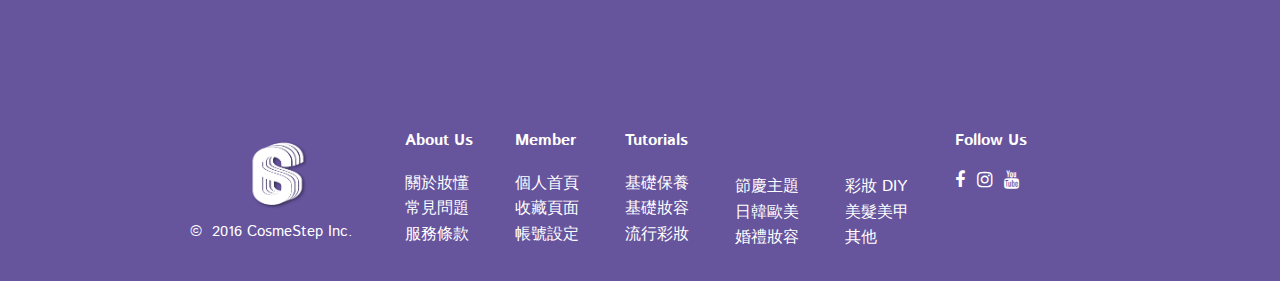
<file: personal.html>
<!DOCTYPE html>
<html lang="en">

<head>
    <meta charset="UTF-8">
    <title>CosmeStep - 個人首頁</title>
    <link rel="stylesheet" type="text/css" href="personal.css">
    <link href='https://fonts.googleapis.com/css?family=Istok+Web:400,700|Capriola' rel='stylesheet' type='text/css'>
    <link rel="stylesheet" href="http://cdnjs.cloudflare.com/ajax/libs/font-awesome/4.4.0/css/font-awesome.min.css">
    <link rel="stylesheet" type="text/css" href="style.css">

    <body onload="clearLinkDot();">
</head>

<body>
    <!-- scroll up -->
    <a href="#" class="scrollup">Scroll</a>
    <!-- header -->
    <div class="header"></div>
    <!-- main -->
    <div class="main">
        <div class="content">
            <!-- map -->
            <div class="map">
                <ul>
                    <li>
                        <a href="#">Home</a>
                    </li>
                    <li>
                        <a href="#">個人首頁</a>
                    </li>
                </ul>
            </div>
            <!-- personal -->
            <div class="personal">
                <div class="headphoto">
                    <a href="#">
                        <img src="img/beauty/brgirl.jpg" alt="head"></div>
                </a>
                <div class="account">
                    <h2><a href="#">amor9121</a></h2>
                    <button><i class="fa fa-check-circle-o"></i>&nbsp訂閱</button>
                    <h3>關於我</h3>
                    <p>紅衣小女孩，專門給予女孩們驚喜的彩妝體驗</p>
                    <ul>
                        <li><a href="#">30則彩妝</a></li>
                        <li><a href="#">40則收藏</a></li>
                        <li><a href="#">90位追蹤者</a></li>
                    </ul>
                </div>
            </div>
            <div class="content">
                <!-- box -->
                <div class="title">
                    <ul>
                        <li id="main"><a href="javascript://" onclick="loadTab(this,1);"><span>個人首頁</span></a></li>
                        <li id="collect"><a href="javascript://" onclick="loadTab(this,2);"><span>收藏</span></a></li>
                        <li id="setting"><a href="javascript://" onclick="loadTab(this,3);"><span>帳號設定</span></a></li>
                    </ul>
                </div>
                <div id="tabsC">
                    <div id="S1" style="display:block;">
                        <div class="box">
                            <div class="pic">
                                <a href="#"><img src="img/tutorial/t1/t1_s0.jpg" alt="s0"></a>
                            </div>
                            <div class="txt">
                                <a href="article.html"><h3>酒紅唇妝教學， 粉紫色眼影製造慵懶迷濛眼神</h3></a>
                                <div class="icon">
                                    <i class="fa fa-heart" aria-hidden="true"></i> 20
                                    <i class="fa fa-commenting-o" aria-hidden="true"></i> 6
                                </div>
                                <p>今年的眼妝要有點無辜慵懶、顏色清淡卻要有神，這其中的訣竅就在下眼瞼！跟著紅衣女孩的韓妞的酒紅唇妝教學，學習如何掌握清淡眼妝、重口味唇妝的絕妙平衡…<a href="article.html">more</a></p>
                                <div class="info">
                                    <p id="date">2016/05/31</p>
                                    <p id="by">by <a href="personal.html">紅衣女孩</a></p>
                                </div>
                            </div>
                        </div>
                        <div class="box">
                            <div class="pic">
                                <a href="#"><img src="img/tutorial/t2/t2_s0.jpg" alt="s0"></a>
                            </div>
                            <div class="txt">
                                <a href="#"><h3>打造大師級眉彩 解碼最IN眉妝技法</h3></a>
                                <div class="icon"><i class="fa fa-heart" aria-hidden="true"></i> 30
                                    <i class="fa fa-commenting-o" aria-hidden="true"></i> 5</div>
                                <p>法式完美妝容的成功關鍵就是眉，沒有厲害的妝技巧不打緊，往右滑看更多，掌握眉彩趨勢，你也可以輕鬆成為視覺焦點。...<a href="#">more</a></p>
                                <div class="info">
                                    <p id="date">2016/05/28</p>
                                    <p id="by">by <a href="#">紅衣女孩</a></p>
                                </div>
                            </div>
                        </div>
                        <div class="box">
                            <div class="pic">
                                <a href="#"><img src="img/tutorial/eyeb.jpg" alt="s0"></a>
                            </div>
                            <div class="txt">
                                <a href="#"><h3>教妳高低眉、眉色太深、眉毛太粗要怎麼畫？</h3></a>
                                <div class="icon">
                                    <i class="fa fa-heart" aria-hidden="true"></i> 21
                                    <i class="fa fa-commenting-o" aria-hidden="true"></i> 8
                                </div>
                                <p>畫出符合自己臉型的自然眉型真的是一門學問，有了適合自己的眉型，不僅可以修飾臉型還能凸顯五官，然而，每個人的眉型都不一樣，高低眉、眉色太深、眉毛太粗...<a href="#">more</a></p>
                                <div class="info">
                                    <p id="date">2016/05/31</p>
                                    <p id="by">by <a href="#">紅衣女孩</a></p>
                                </div>
                            </div>
                        </div>
                        <div class="box">
                            <div class="pic">
                                <a href="#"><img src="img/tutorial/lip.jpg" alt="lip"></a>
                            </div>
                            <div class="txt">
                                <a href="#"><h3>COCO精粹釉色唇筆，展現不同的時尚態度!</h3></a>
                                <div class="icon">
                                    <i class="fa fa-heart" aria-hidden="true"></i> 15
                                    <i class="fa fa-commenting-o" aria-hidden="true"></i> 3
                                </div>
                                <p>現代人生活步調緊湊，到底要怎麼做才能隨時都保有女人的優雅與性感? 其實除了色彩上的選擇，不同的質地也會帶來不同的妝效，這次要和大家分享我的兩個心頭好...<a href="#">more</a></p>
                                <div class="info">
                                    <p id="date">2016/05/31</p>
                                    <p id="by">by <a href="#">紅衣女孩</a></p>
                                </div>
                            </div>
                        </div>
                    </div>
                    <div id="S2" style="display:none;">
                        <div class="box">
                            <div class="pic">
                                <a href="#"><img src="img/tutorial/eyeb.jpg" alt="s0"></a>
                            </div>
                            <div class="txt">
                                <a href="#"><h3>教妳高低眉、眉色太深、眉毛太粗要怎麼畫？</h3></a>
                                <div class="icon">
                                    <i class="fa fa-heart" aria-hidden="true"></i> 21
                                    <i class="fa fa-commenting-o" aria-hidden="true"></i> 8
                                </div>
                                <p>畫出符合自己臉型的自然眉型真的是一門學問，有了適合自己的眉型，不僅可以修飾臉型還能凸顯五官，然而，每個人的眉型都不一樣，高低眉、眉色太深、眉毛太粗...<a href="#">more</a></p>
                                <div class="info">
                                    <p id="date">2016/05/31</p>
                                    <p id="by">by <a href="#">紫衣女孩</a></p>
                                </div>
                            </div>
                        </div>
                        <div class="box">
                            <div class="pic">
                                <a href="#"><img src="img/tutorial/korean.jpg" alt="korean"></a>
                            </div>
                            <div class="txt">
                                <a href="#"><h3>畫的不是妝，是氣色！韓星「自然乾淨」妝技巧</h3></a>
                                <div class="icon">
                                    <i class="fa fa-heart" aria-hidden="true"></i> 25
                                    <i class="fa fa-commenting-o" aria-hidden="true"></i> 9
                                </div>
                                <p>韓劇女星吹彈可破、毫無瑕疵宛如素顏的臉蛋，可不是真的沒化妝，而是隱藏許多彩妝心機和技巧。與大家分享如何「把化妝變成提升臉部好氣色」的訣竅…<a href="#">more</a></p>
                                <div class="info">
                                    <p id="date">2016/05/20</p>
                                    <p id="by">by <a href="#">黃衣女孩</a></p>
                                </div>
                            </div>
                        </div>
                    </div>
                    <div id="S3" style="display:none;">
                        <p>網站建構中...</p>
                    </div>
                </div>
            </div>
        </div>
        <!-- page -->
        <div class="page">
            <ul>
                <li>
                    <a href="#">1</a>
                </li>
                <li>
                    <a href="#">2</a>
                </li>
                <li>
                    <a href="#">3</a>
                </li>
                <li>
                    <a href="#">4</a>
                </li>
                <li>
                    <a href="#">...</a>
                </li>
                <li>
                    <a href="#">下一頁</a>
                </li>
                <li>
                    <a href="#">最終頁</a>
                </li>
            </ul>
        </div>
    </div>
    <div class="clearfix"></div>
    </div>
    </div>
    <!-- footer -->
    <div class="footer"></div>
    <script src="https://ajax.googleapis.com/ajax/libs/jquery/1.12.2/jquery.min.js"></script>
    <script type="text/javascript" src="main.js"></script>
</body>

</html>
</file>
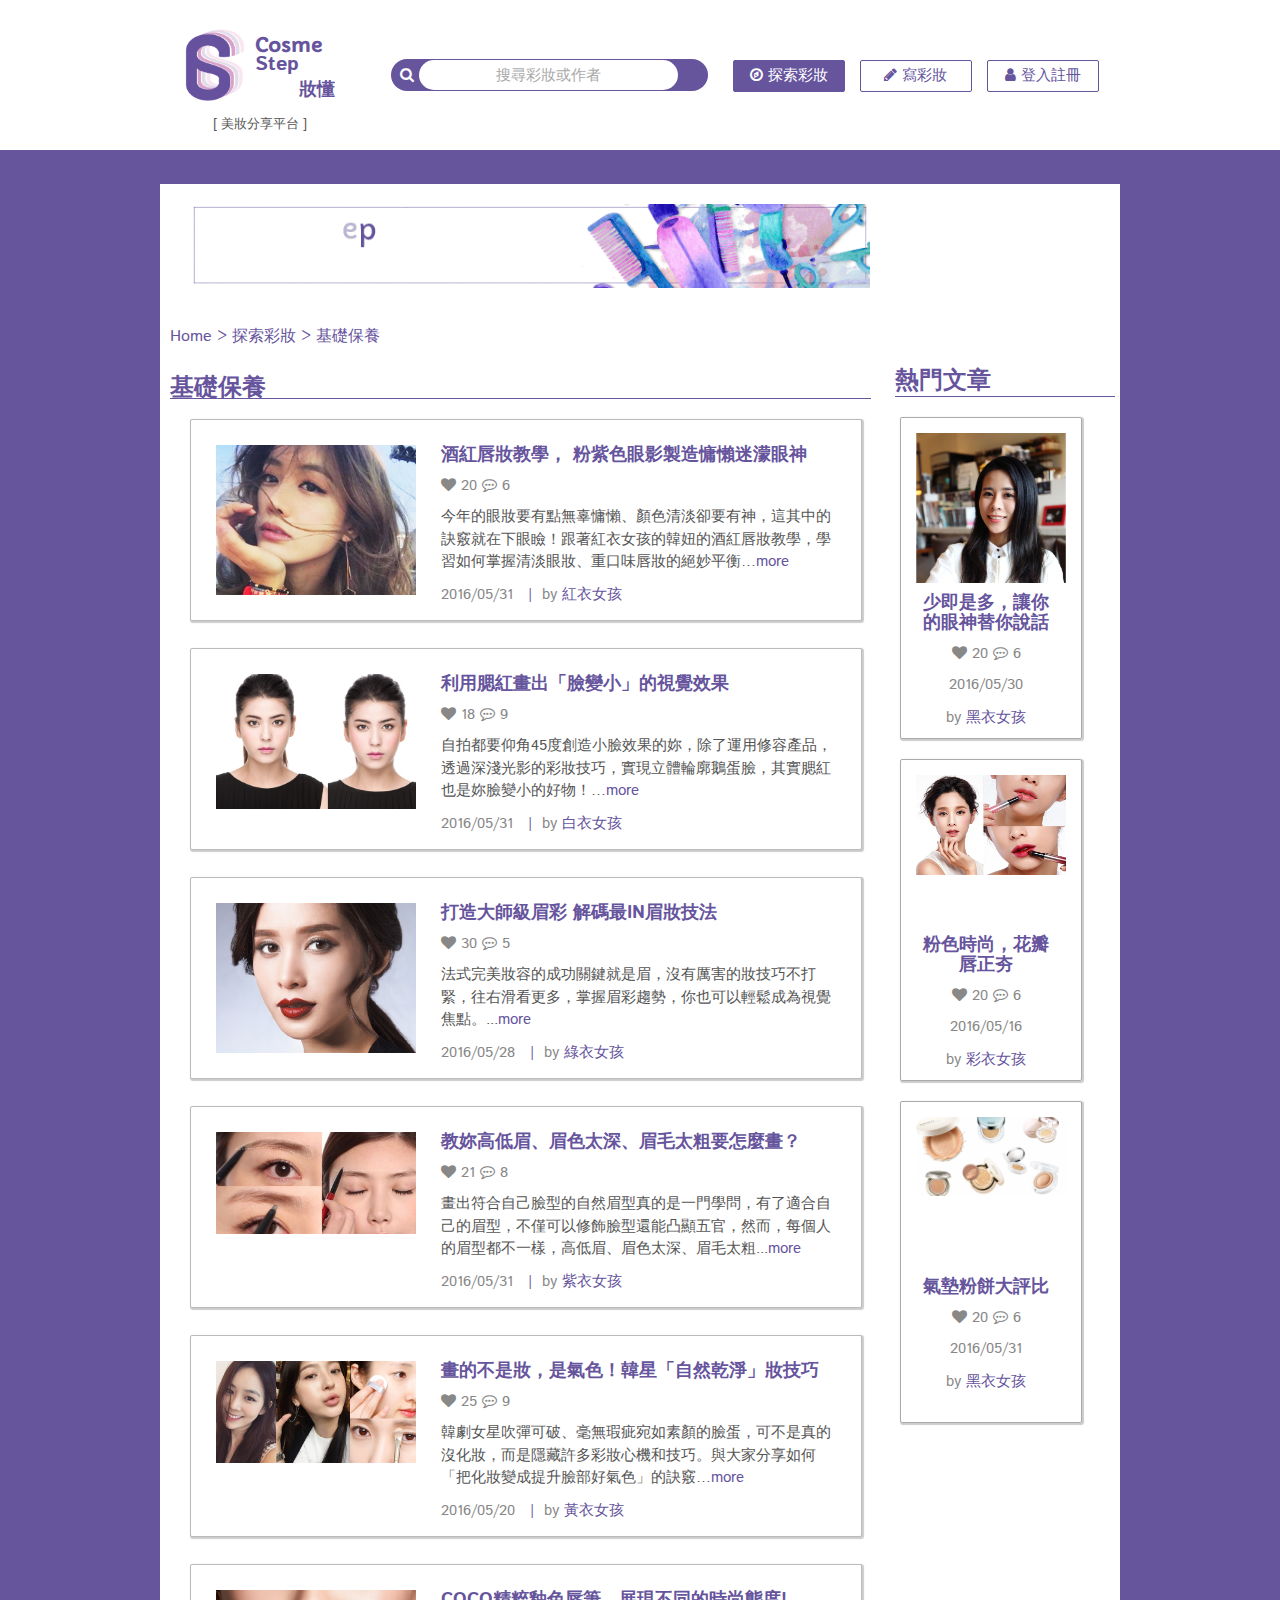
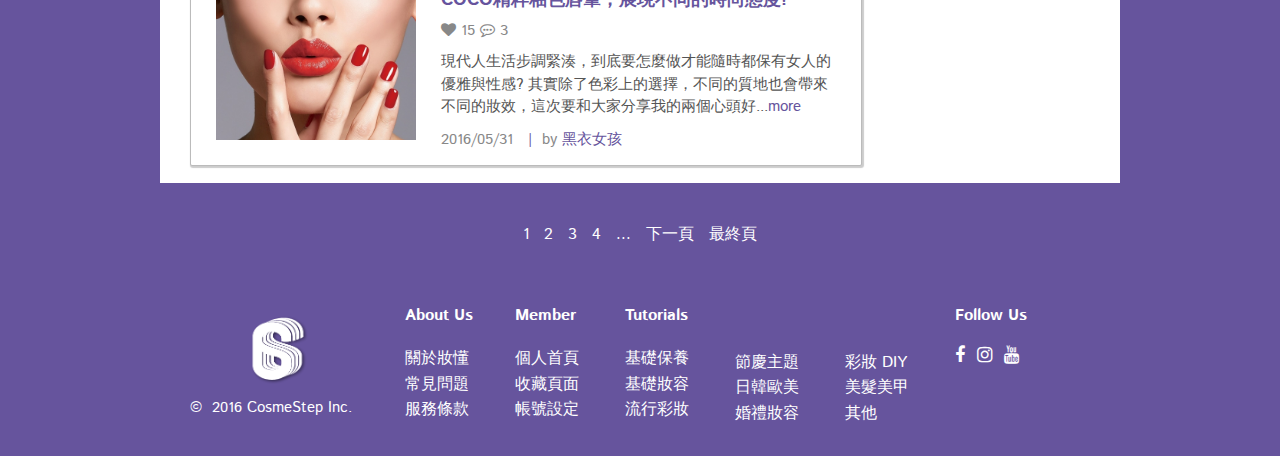
<file: popmakeup.html>
<!DOCTYPE html>
<html lang="en">

<head>
    <meta charset="UTF-8">
    <meta name="viewport" content="width=device-width, initial-scale=1">
    <title>CosmeStep - 基礎保養</title>
    <link rel="stylesheet" type="text/css" href="popmakeup.css">
    <link href='https://fonts.googleapis.com/css?family=Istok+Web:400,700|Capriola' rel='stylesheet' type='text/css'>
    <link rel="stylesheet" href="http://cdnjs.cloudflare.com/ajax/libs/font-awesome/4.4.0/css/font-awesome.min.css">
    <link rel="stylesheet" type="text/css" href="style.css">
</head>

<body>
    <!-- scroll up -->
    <a href="#" class="scrollup">Scroll</a>
    <!-- header -->
    <div class="header"></div>
    <!-- main -->
    <div class="main">
        <div class="content">
            <!-- banner -->
            <div class="banner">
                <a href="cosmestep.html"><img src="img/banner/banner_728x90.gif" alt="banner"></a>
            </div>
            <div class="c_left">
                <!-- map -->
                <div class="map">
                    <ul>
                        <li>
                            <a href="#">Home</a>
                        </li>
                        <li>
                            <a href="#">探索彩妝</a>
                        </li>
                        <li>
                            <a href="#">基礎保養</a>
                        </li>
                    </ul>
                </div>
                <!-- box -->
                <div class="title">
                    <h2>基礎保養</h2>
                </div>
                <div class="box">
                    <div class="pic">
                        <a href="#"><img src="img/tutorial/t1/t1_s0.jpg" alt="s0"></a>
                    </div>
                    <div class="txt">
                        <a href="article.html"><h3>酒紅唇妝教學， 粉紫色眼影製造慵懶迷濛眼神</h3></a>
                        <div class="icon">
                            <i class="fa fa-heart" aria-hidden="true"></i> 20
                            <i class="fa fa-commenting-o" aria-hidden="true"></i> 6
                        </div>
                        <p>今年的眼妝要有點無辜慵懶、顏色清淡卻要有神，這其中的訣竅就在下眼瞼！跟著紅衣女孩的韓妞的酒紅唇妝教學，學習如何掌握清淡眼妝、重口味唇妝的絕妙平衡…<a href="article.html">more</a></p>
                        <div class="info">
                            <p id="date">2016/05/31</p>
                            <p id="by">by <a href="personal.html">紅衣女孩</a></p>
                        </div>
                    </div>
                </div>
                <div class="box">
                    <div class="pic">
                        <a href="#"><img src="img/tutorial/v_face.jpg" alt="v_face"></a>
                    </div>
                    <div class="txt">
                        <a href="#"><h3>利用腮紅畫出「臉變小」的視覺效果</h3></a>
                        <div class="icon">
                            <i class="fa fa-heart" aria-hidden="true"></i> 18
                            <i class="fa fa-commenting-o" aria-hidden="true"></i> 9
                        </div>
                        <p>自拍都要仰角45度創造小臉效果的妳，除了運用修容產品，透過深淺光影的彩妝技巧，實現立體輪廓鵝蛋臉，其實腮紅也是妳臉變小的好物！…<a href="#">more</a></p>
                        <div class="info">
                            <p id="date">2016/05/31</p>
                            <p id="by">by <a href="#">白衣女孩</a></p>
                        </div>
                    </div>
                </div>
                <div class="box">
                    <div class="pic">
                        <a href="#"><img src="img/tutorial/t2/t2_s0.jpg" alt="s0"></a>
                    </div>
                    <div class="txt">
                        <a href="#"><h3>打造大師級眉彩 解碼最IN眉妝技法</h3></a>
                        <div class="icon"><i class="fa fa-heart" aria-hidden="true"></i> 30
                            <i class="fa fa-commenting-o" aria-hidden="true"></i> 5</div>
                        <p>法式完美妝容的成功關鍵就是眉，沒有厲害的妝技巧不打緊，往右滑看更多，掌握眉彩趨勢，你也可以輕鬆成為視覺焦點。...<a href="#">more</a></p>
                        <div class="info">
                            <p id="date">2016/05/28</p>
                            <p id="by">by <a href="#">綠衣女孩</a></p>
                        </div>
                    </div>
                </div>
                <div class="box">
                    <div class="pic">
                        <a href="#"><img src="img/tutorial/eyeb.jpg" alt="s0"></a>
                    </div>
                    <div class="txt">
                        <a href="#"><h3>教妳高低眉、眉色太深、眉毛太粗要怎麼畫？</h3></a>
                        <div class="icon">
                            <i class="fa fa-heart" aria-hidden="true"></i> 21
                            <i class="fa fa-commenting-o" aria-hidden="true"></i> 8
                        </div>
                        <p>畫出符合自己臉型的自然眉型真的是一門學問，有了適合自己的眉型，不僅可以修飾臉型還能凸顯五官，然而，每個人的眉型都不一樣，高低眉、眉色太深、眉毛太粗...<a href="#">more</a></p>
                        <div class="info">
                            <p id="date">2016/05/31</p>
                            <p id="by">by <a href="#">紫衣女孩</a></p>
                        </div>
                    </div>
                </div>
                <div class="box">
                    <div class="pic">
                        <a href="#"><img src="img/tutorial/korean.jpg" alt="korean"></a>
                    </div>
                    <div class="txt">
                        <a href="#"><h3>畫的不是妝，是氣色！韓星「自然乾淨」妝技巧</h3></a>
                        <div class="icon">
                            <i class="fa fa-heart" aria-hidden="true"></i> 25
                            <i class="fa fa-commenting-o" aria-hidden="true"></i> 9
                        </div>
                        <p>韓劇女星吹彈可破、毫無瑕疵宛如素顏的臉蛋，可不是真的沒化妝，而是隱藏許多彩妝心機和技巧。與大家分享如何「把化妝變成提升臉部好氣色」的訣竅…<a href="#">more</a></p>
                        <div class="info">
                            <p id="date">2016/05/20</p>
                            <p id="by">by <a href="#">黃衣女孩</a></p>
                        </div>
                    </div>
                </div>
                <div class="box">
                    <div class="pic">
                        <a href="#"><img src="img/tutorial/lip.jpg" alt="lip"></a>
                    </div>
                    <div class="txt">
                        <a href="#"><h3>COCO精粹釉色唇筆，展現不同的時尚態度!</h3></a>
                        <div class="icon">
                            <i class="fa fa-heart" aria-hidden="true"></i> 15
                            <i class="fa fa-commenting-o" aria-hidden="true"></i> 3
                        </div>
                        <p>現代人生活步調緊湊，到底要怎麼做才能隨時都保有女人的優雅與性感? 其實除了色彩上的選擇，不同的質地也會帶來不同的妝效，這次要和大家分享我的兩個心頭好...<a href="#">more</a></p>
                        <div class="info">
                            <p id="date">2016/05/31</p>
                            <p id="by">by <a href="#">黑衣女孩</a></p>
                        </div>
                    </div>
                </div>
                
            </div>
            <!-- popular -->
            <div class="c_right">
                <div class="title">
                    <h2>熱門文章</h2>
                </div>
                <div class="popular">
                    <div class="hot">
                        <div class="pic">
                            <img src="img/tutorial/pretty.png" alt="h1">
                        </div>
                        <div class="txt">
                            <a href="#"><h3>少即是多，讓你的眼神替你說話</h3></a>
                            <div class="icon">
                                <i class="fa fa-heart" aria-hidden="true"></i> 20
                                <i class="fa fa-commenting-o" aria-hidden="true"></i> 6
                            </div>
                            <div class="info">
                                <p id="date">2016/05/30</p>
                                <br>
                                <p id="by">by <a href="#">黑衣女孩</a></p>
                            </div>
                        </div>
                    </div>
                    <div class="hot">
                        <div class="pic">
                            <img src="img/tutorial/pinklip.jpg" alt="h1">
                        </div>
                        <div class="txt">
                            <a href="#"><h3>粉色時尚，花瓣唇正夯</h3></a>
                            <div class="icon">
                                <i class="fa fa-heart" aria-hidden="true"></i> 20
                                <i class="fa fa-commenting-o" aria-hidden="true"></i> 6
                            </div>
                            <div class="info">
                                <p id="date">2016/05/16</p>
                                <br>
                                <p id="by">by <a href="#">彩衣女孩</a></p>
                            </div>
                        </div>
                    </div>
                    <div class="hot">
                        <div class="pic">
                            <img src="img/tutorial/compare.jpg" alt="h1">
                        </div>
                        <div class="txt">
                            <a href="#"><h3>氣墊粉餅大評比</h3></a>
                            <div class="icon">
                                <i class="fa fa-heart" aria-hidden="true"></i> 20
                                <i class="fa fa-commenting-o" aria-hidden="true"></i> 6
                            </div>
                            <div class="info">
                                <p id="date">2016/05/31</p>
                                <br>
                                <p id="by">by <a href="#">黑衣女孩</a></p>
                            </div>
                        </div>
                    </div>
                </div>
            </div>
            <div class="clearfix"></div>
        </div>

    </div>
    <!-- page -->
                <div class="page">
                    <ul>
                        <li>
                            <a href="#">1</a>
                        </li>
                        <li>
                            <a href="#">2</a>
                        </li>
                        <li>
                            <a href="#">3</a>
                        </li>
                        <li>
                            <a href="#">4</a>
                        </li>
                        <li>
                            <a href="#">...</a>
                        </li>
                        <li>
                            <a href="#">下一頁</a>
                        </li>
                        <li>
                            <a href="#">最終頁</a>
                        </li>
                    </ul>
                </div>
    <!-- footer -->
    <div class="footer"></div>
    <script src="https://ajax.googleapis.com/ajax/libs/jquery/1.12.2/jquery.min.js"></script>
    <script type="text/javascript" src="main.js"></script>
</body>

</html>
</file>
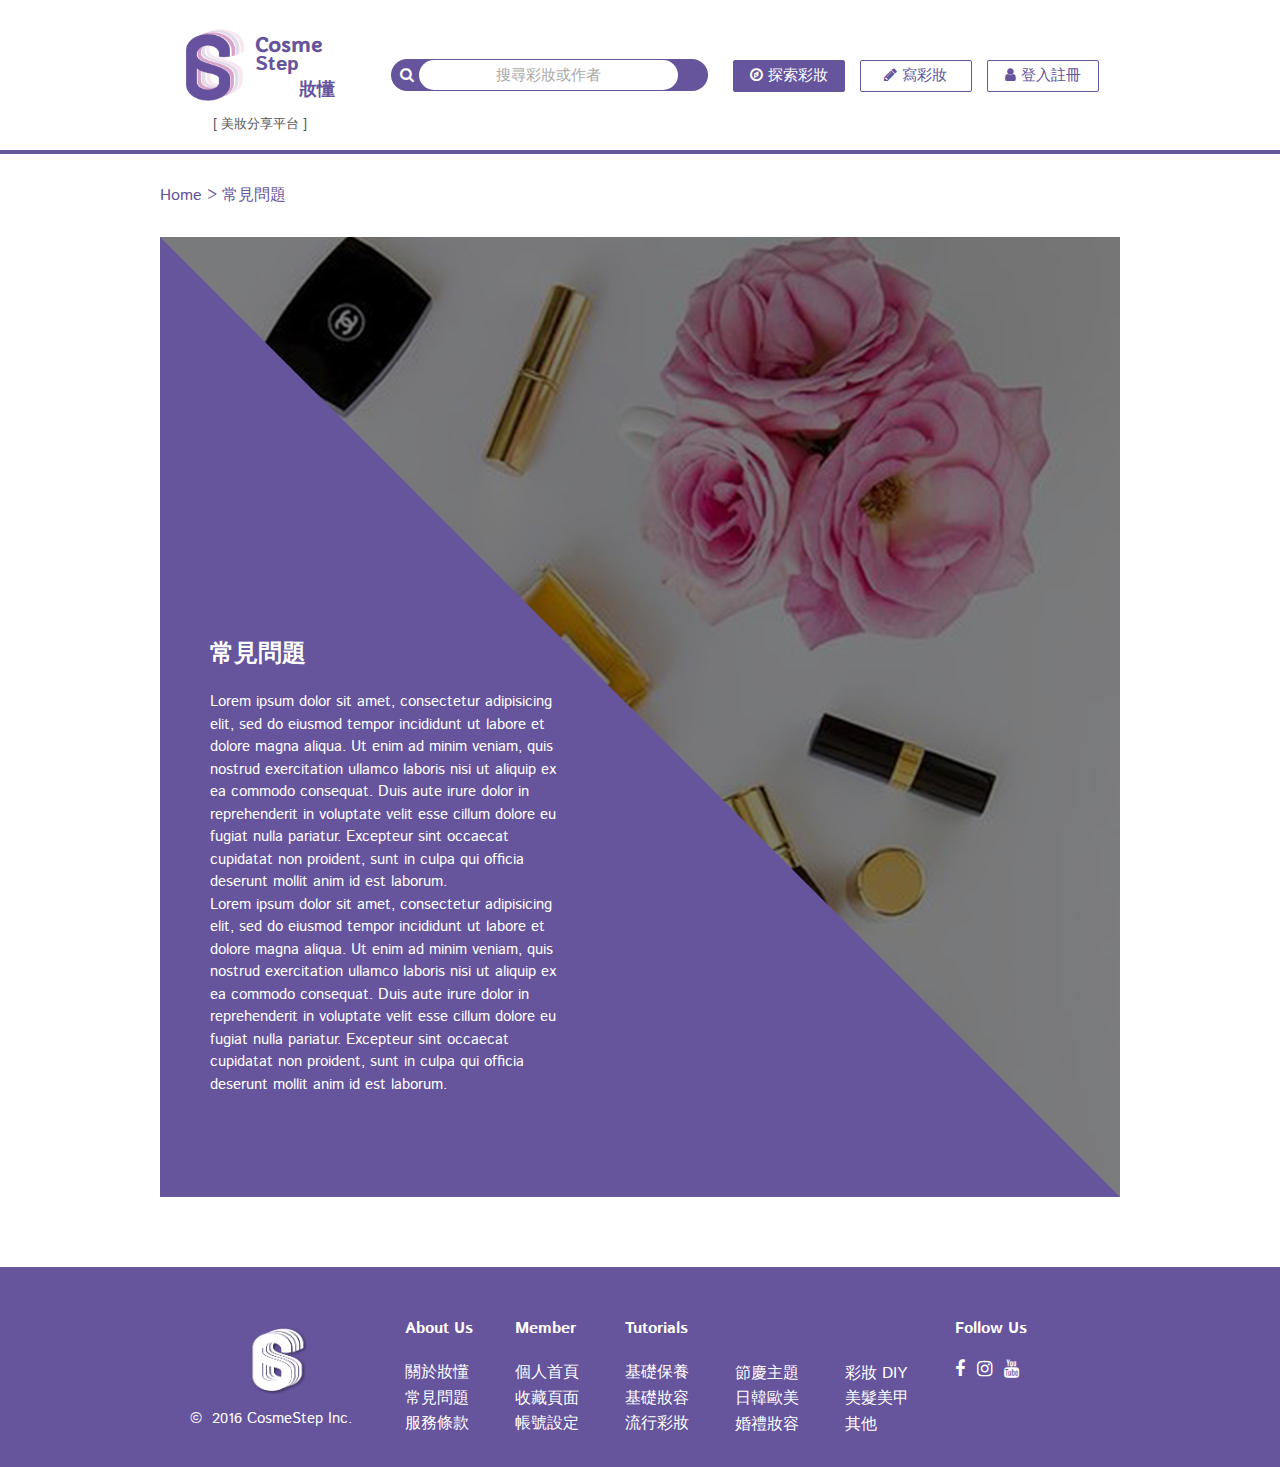
<file: question.html>
<!DOCTYPE html>
<html lang="en">

<head>
    <meta charset="UTF-8">
    <title>CosmeStep - Q&A</title>
    <link rel="stylesheet" type="text/css" href="question.css">
    <link href='https://fonts.googleapis.com/css?family=Istok+Web:400,700|Capriola' rel='stylesheet' type='text/css'>
    <link rel="stylesheet" href="http://cdnjs.cloudflare.com/ajax/libs/font-awesome/4.4.0/css/font-awesome.min.css">
    <link rel="stylesheet" type="text/css" href="style.css">
</head>

<body>
    <!-- scroll up -->
    <a href="#" class="scrollup">Scroll</a>
    <!-- header -->
    <div class="header"></div>
    <!-- index -->
    <div class="index">
        <div class="content">
            <ul>
                <li>
                    <a href="cosmestep.html">Home</a>
                </li>
                <li>
                    <a href="#">常見問題</a>
                </li>
            </ul>
        </div>
    </div>
    <!-- aboutus -->
    <div class="aboutus">
        <div class="content">
            <div class="triangle">
                <div class="txt">
                    <h2>常見問題</h2>
                    <p>Lorem ipsum dolor sit amet, consectetur adipisicing elit, sed do eiusmod tempor incididunt ut labore et dolore magna aliqua. Ut enim ad minim veniam, quis nostrud exercitation ullamco laboris nisi ut aliquip ex ea commodo consequat. Duis aute irure dolor in reprehenderit in voluptate velit esse cillum dolore eu fugiat nulla pariatur. Excepteur sint occaecat cupidatat non proident, sunt in culpa qui officia deserunt mollit anim id est laborum.</p>
                    <p>Lorem ipsum dolor sit amet, consectetur adipisicing elit, sed do eiusmod tempor incididunt ut labore et dolore magna aliqua. Ut enim ad minim veniam, quis nostrud exercitation ullamco laboris nisi ut aliquip ex ea commodo consequat. Duis aute irure dolor in reprehenderit in voluptate velit esse cillum dolore eu fugiat nulla pariatur. Excepteur sint occaecat cupidatat non proident, sunt in culpa qui officia deserunt mollit anim id est laborum.</p>
                </div>
            </div>
        </div>
    </div>
    <!-- footer -->
    <div class="footer"></div>
    <script src="https://ajax.googleapis.com/ajax/libs/jquery/1.12.2/jquery.min.js"></script>
    <script type="text/javascript" src="main.js"></script>

</html>
</file>
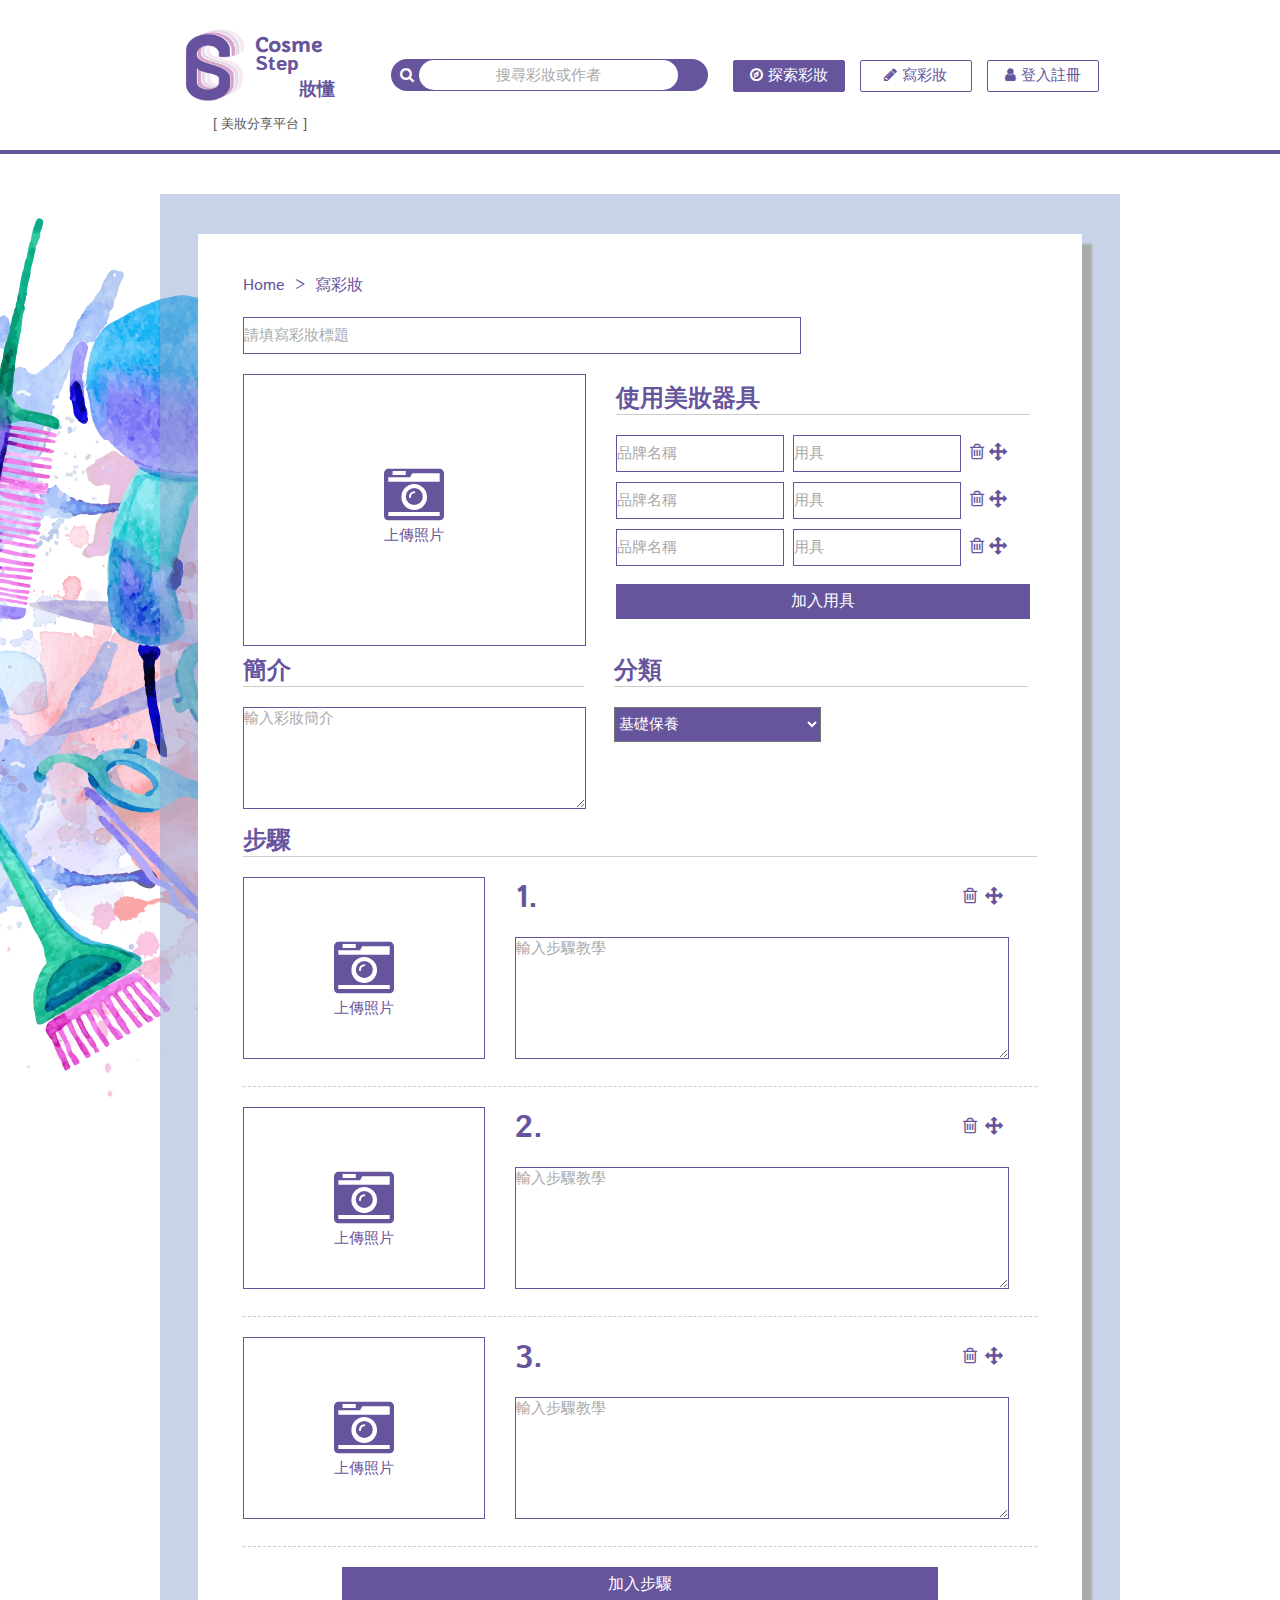
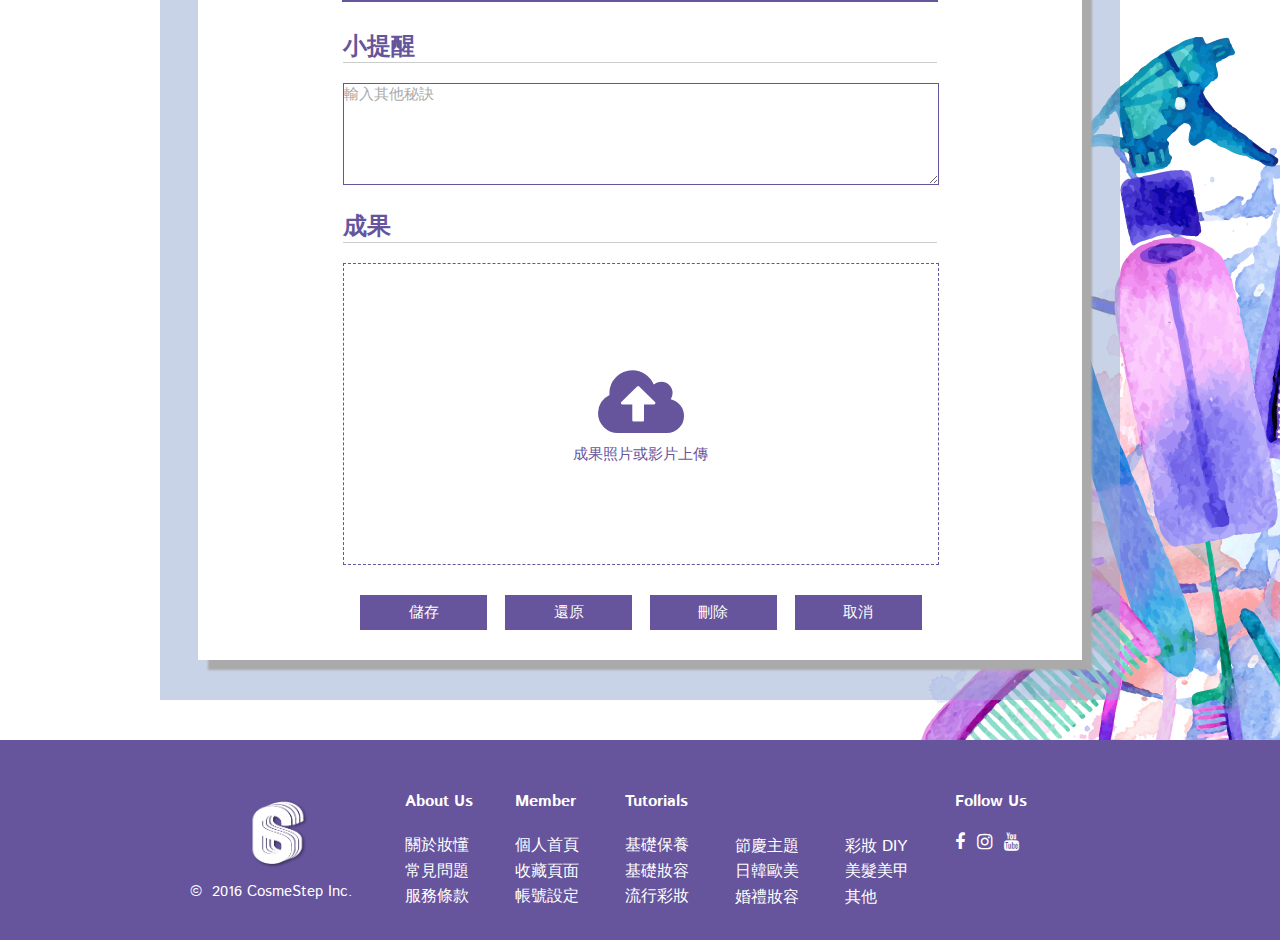
<file: write.html>
<!DOCTYPE html>
<html lang="en">

<head>
    <meta charset="UTF-8">
    <meta name="viewport" content="width=device-width, initial-scale=1">
    <title>CosmeStep - 寫彩妝</title>
    <link rel="stylesheet" type="text/css" href="write.css">
    <link href='https://fonts.googleapis.com/css?family=Istok+Web:400,700|Capriola' rel='stylesheet' type='text/css'>
    <link rel="stylesheet" href="http://cdnjs.cloudflare.com/ajax/libs/font-awesome/4.4.0/css/font-awesome.min.css">
    <link rel="stylesheet" type="text/css" href="style.css">
</head>

<body>
    <!-- scroll up -->
    <a href="#" class="scrollup">Scroll</a>
    <!-- header -->
    <div class="header"></div>
    <!-- content -->
    <div class="bg">
        <div class="wrap">
            <div class="paper">
                <div class="form">
                    <!-- map -->
                    <div class="map">
                        <ul>
                            <li>
                                <a href="#">Home</a>
                            </li>
                            <li>
                                <a href="#">寫彩妝</a> </li>
                        </ul>
                    </div>
                    <!-- title -->
                    <div class="title">
                        <input type="text" name="title" placeholder="請填寫彩妝標題" maxlength="20">
                    </div>
                    <!-- basic -->
                    <div class="basic">
                        <a href="#">
                            <div class="photoupload">
                                <i class="fa fa-camera-retro" aria-hidden="true"></i>
                                <p>上傳照片</p>
                            </div>
                        </a>
                        <div class="tools">
                            <h2>使用美妝器具</h2>
                            <ul>
                                <li>
                                    <input type="text" name="brand" placeholder="品牌名稱">
                                    <input type="text" name="tool" placeholder="用具">
                                    <i class="fa fa-trash-o" aria-hidden="true"></i>
                                    <i class="fa fa-arrows" aria-hidden="true"></i>
                                </li>
                                <li>
                                    <input type="text" name="brand" placeholder="品牌名稱">
                                    <input type="text" name="tool" placeholder="用具">
                                    <i class="fa fa-trash-o" aria-hidden="true"></i>
                                    <i class="fa fa-arrows" aria-hidden="true"></i>
                                </li>
                                <li>
                                    <input type="text" name="brand" placeholder="品牌名稱">
                                    <input type="text" name="tool" placeholder="用具">
                                    <i class="fa fa-trash-o" aria-hidden="true"></i>
                                    <i class="fa fa-arrows" aria-hidden="true"></i>
                                </li>
                                <li>
                                    <a href="#">
                                        <div class="add">
                                            加入用具
                                        </div>
                                    </a>
                                </li>
                            </ul>
                        </div>
                        <div class="clearfix"></div>
                    </div>
                    <!-- brief -->
                    <div class="brief">
                        <h2>簡介</h2>
                        <textarea name="brief" rows="3" cols="30" wrap="off" placeholder="輸入彩妝簡介"></textarea>
                    </div>
                    <!-- category -->
                    <div class="category">
                        <h2>分類</h2>
                        <select name="cat">
                            <option value="01">基礎保養</option>
                            <option value="02">基礎妝容</option>
                            <option value="03">流行彩妝</option>
                            <option value="04">節慶主題</option>
                            <option value="05">日韓歐美</option>
                            <option value="06">婚禮妝容</option>
                            <option value="07">彩妝DIY</option>
                            <option value="08">美髮美甲</option>
                            <option value="09">其他</option>
                        </select>
                    </div>
                    <div class="clearfix"></div>
                    <!-- steps -->
                    <div class="steps">
                        <h2>步驟</h2>
                        <div class="step">
                            <a href="#">
                                <div class="photoupload"><i class="fa fa-camera-retro" aria-hidden="true"></i>
                                    <p>上傳照片</p>
                                </div>
                            </a>
                            <div class=txt>
                                <h3><span>1.</span>
                                       <i class="fa fa-arrows" aria-hidden="true"></i>
                                       <i class="fa fa-trash-o" aria-hidden="true"></i></h3>
                                <textarea name="brief" rows="3" cols="30" wrap="off" placeholder="輸入步驟教學"></textarea>
                            </div>
                            <div class="clearfix"></div>
                        </div>
                        <div class="step">
                            <a href="#">
                                <div class="photoupload"><i class="fa fa-camera-retro" aria-hidden="true"></i>
                                    <p>上傳照片</p>
                                </div>
                            </a>
                            <div class="txt">
                                <h3><span>2.</span>
                                    <i class="fa fa-arrows" aria-hidden="true"></i>
                                       <i class="fa fa-trash-o" aria-hidden="true"></i>
                                       </h3>
                                <textarea name="brief" rows="3" cols="30" wrap="off" placeholder="輸入步驟教學"></textarea>
                            </div>
                            <div class="clearfix"></div>
                        </div>
                        <div class="step">
                            <a href="#">
                                <div class="photoupload"><i class="fa fa-camera-retro" aria-hidden="true"></i>
                                    <p>上傳照片</p>
                                </div>
                            </a>
                            <div class="txt">
                                <h3><span>3.</span>
                                       <i class="fa fa-arrows" aria-hidden="true"></i><i class="fa fa-trash-o" aria-hidden="true"></i></h3>
                                <textarea name="brief" rows="3" cols="30" wrap="off" placeholder="輸入步驟教學"></textarea>
                            </div>
                            <div class="clearfix"></div>
                        </div>
                        <a href="#">
                            <div class="add">加入步驟</div>
                        </a>
                    </div>
                    <!-- reminder -->
                    <div class="reminder">
                        <h2>小提醒</h2>
                        <textarea name="brief" rows="3" cols="30" wrap="off" placeholder="輸入其他秘訣"></textarea>
                    </div>
                    <!-- result -->
                    <div class="result">
                        <h2>成果</h2>
                        <a href="#">
                            <div class="photoupload">
                                <i class="fa fa-cloud-upload" aria-hidden="true"></i>
                                <p>成果照片或影片上傳</p>
                            </div>
                        </a>
                    </div>
                    <div class="edit">
                        <a href="article.html">
                            <input type="submit" value="儲存">
                        </a>
                        <input type="reset" value="還原">
                        <input type="reset" value="刪除">
                        <input type="reset" value="取消">
                    </div>
                </div>
            </div>
        </div>
    </div>
    <!-- footer -->
    <div class="footer"></div>
    <!-- js -->
    <script src="https://ajax.googleapis.com/ajax/libs/jquery/1.12.2/jquery.min.js"></script>
    <script type="text/javascript" src="main.js"></script>
</body>

</html>
</file>
<file: stylesheets/stylesheet.css>
* {
  box-sizing: border-box; }

body {
  padding: 0;
  margin: 0;
  font-family: "Open Sans", "Helvetica Neue", Helvetica, Arial, sans-serif;
  font-size: 16px;
  line-height: 1.5;
  color: #606c71; }

a {
  color: #1e6bb8;
  text-decoration: none; }
  a:hover {
    text-decoration: underline; }

.btn {
  display: inline-block;
  margin-bottom: 1rem;
  color: rgba(255, 255, 255, 0.7);
  background-color: rgba(255, 255, 255, 0.08);
  border-color: rgba(255, 255, 255, 0.2);
  border-style: solid;
  border-width: 1px;
  border-radius: 0.3rem;
  transition: color 0.2s, background-color 0.2s, border-color 0.2s; }
  .btn + .btn {
    margin-left: 1rem; }

.btn:hover {
  color: rgba(255, 255, 255, 0.8);
  text-decoration: none;
  background-color: rgba(255, 255, 255, 0.2);
  border-color: rgba(255, 255, 255, 0.3); }

@media screen and (min-width: 64em) {
  .btn {
    padding: 0.75rem 1rem; } }

@media screen and (min-width: 42em) and (max-width: 64em) {
  .btn {
    padding: 0.6rem 0.9rem;
    font-size: 0.9rem; } }

@media screen and (max-width: 42em) {
  .btn {
    display: block;
    width: 100%;
    padding: 0.75rem;
    font-size: 0.9rem; }
    .btn + .btn {
      margin-top: 1rem;
      margin-left: 0; } }

.page-header {
  color: #fff;
  text-align: center;
  background-color: #159957;
  background-image: linear-gradient(120deg, #155799, #159957); }

@media screen and (min-width: 64em) {
  .page-header {
    padding: 5rem 6rem; } }

@media screen and (min-width: 42em) and (max-width: 64em) {
  .page-header {
    padding: 3rem 4rem; } }

@media screen and (max-width: 42em) {
  .page-header {
    padding: 2rem 1rem; } }

.project-name {
  margin-top: 0;
  margin-bottom: 0.1rem; }

@media screen and (min-width: 64em) {
  .project-name {
    font-size: 3.25rem; } }

@media screen and (min-width: 42em) and (max-width: 64em) {
  .project-name {
    font-size: 2.25rem; } }

@media screen and (max-width: 42em) {
  .project-name {
    font-size: 1.75rem; } }

.project-tagline {
  margin-bottom: 2rem;
  font-weight: normal;
  opacity: 0.7; }

@media screen and (min-width: 64em) {
  .project-tagline {
    font-size: 1.25rem; } }

@media screen and (min-width: 42em) and (max-width: 64em) {
  .project-tagline {
    font-size: 1.15rem; } }

@media screen and (max-width: 42em) {
  .project-tagline {
    font-size: 1rem; } }

.main-content :first-child {
  margin-top: 0; }
.main-content img {
  max-width: 100%; }
.main-content h1, .main-content h2, .main-content h3, .main-content h4, .main-content h5, .main-content h6 {
  margin-top: 2rem;
  margin-bottom: 1rem;
  font-weight: normal;
  color: #159957; }
.main-content p {
  margin-bottom: 1em; }
.main-content code {
  padding: 2px 4px;
  font-family: Consolas, "Liberation Mono", Menlo, Courier, monospace;
  font-size: 0.9rem;
  color: #383e41;
  background-color: #f3f6fa;
  border-radius: 0.3rem; }
.main-content pre {
  padding: 0.8rem;
  margin-top: 0;
  margin-bottom: 1rem;
  font: 1rem Consolas, "Liberation Mono", Menlo, Courier, monospace;
  color: #567482;
  word-wrap: normal;
  background-color: #f3f6fa;
  border: solid 1px #dce6f0;
  border-radius: 0.3rem; }
  .main-content pre > code {
    padding: 0;
    margin: 0;
    font-size: 0.9rem;
    color: #567482;
    word-break: normal;
    white-space: pre;
    background: transparent;
    border: 0; }
.main-content .highlight {
  margin-bottom: 1rem; }
  .main-content .highlight pre {
    margin-bottom: 0;
    word-break: normal; }
.main-content .highlight pre, .main-content pre {
  padding: 0.8rem;
  overflow: auto;
  font-size: 0.9rem;
  line-height: 1.45;
  border-radius: 0.3rem; }
.main-content pre code, .main-content pre tt {
  display: inline;
  max-width: initial;
  padding: 0;
  margin: 0;
  overflow: initial;
  line-height: inherit;
  word-wrap: normal;
  background-color: transparent;
  border: 0; }
  .main-content pre code:before, .main-content pre code:after, .main-content pre tt:before, .main-content pre tt:after {
    content: normal; }
.main-content ul, .main-content ol {
  margin-top: 0; }
.main-content blockquote {
  padding: 0 1rem;
  margin-left: 0;
  color: #819198;
  border-left: 0.3rem solid #dce6f0; }
  .main-content blockquote > :first-child {
    margin-top: 0; }
  .main-content blockquote > :last-child {
    margin-bottom: 0; }
.main-content table {
  display: block;
  width: 100%;
  overflow: auto;
  word-break: normal;
  word-break: keep-all; }
  .main-content table th {
    font-weight: bold; }
  .main-content table th, .main-content table td {
    padding: 0.5rem 1rem;
    border: 1px solid #e9ebec; }
.main-content dl {
  padding: 0; }
  .main-content dl dt {
    padding: 0;
    margin-top: 1rem;
    font-size: 1rem;
    font-weight: bold; }
  .main-content dl dd {
    padding: 0;
    margin-bottom: 1rem; }
.main-content hr {
  height: 2px;
  padding: 0;
  margin: 1rem 0;
  background-color: #eff0f1;
  border: 0; }

@media screen and (min-width: 64em) {
  .main-content {
    max-width: 64rem;
    padding: 2rem 6rem;
    margin: 0 auto;
    font-size: 1.1rem; } }

@media screen and (min-width: 42em) and (max-width: 64em) {
  .main-content {
    padding: 2rem 4rem;
    font-size: 1.1rem; } }

@media screen and (max-width: 42em) {
  .main-content {
    padding: 2rem 1rem;
    font-size: 1rem; } }

.site-footer {
  padding-top: 2rem;
  margin-top: 2rem;
  border-top: solid 1px #eff0f1; }

.site-footer-owner {
  display: block;
  font-weight: bold; }

.site-footer-credits {
  color: #819198; }

@media screen and (min-width: 64em) {
  .site-footer {
    font-size: 1rem; } }

@media screen and (min-width: 42em) and (max-width: 64em) {
  .site-footer {
    font-size: 1rem; } }

@media screen and (max-width: 42em) {
  .site-footer {
    font-size: 0.9rem; } }
</file>
<file: stylesheets/github-light.css>
/*
The MIT License (MIT)

Copyright (c) 2016 GitHub, Inc.

Permission is hereby granted, free of charge, to any person obtaining a copy
of this software and associated documentation files (the "Software"), to deal
in the Software without restriction, including without limitation the rights
to use, copy, modify, merge, publish, distribute, sublicense, and/or sell
copies of the Software, and to permit persons to whom the Software is
furnished to do so, subject to the following conditions:

The above copyright notice and this permission notice shall be included in all
copies or substantial portions of the Software.

THE SOFTWARE IS PROVIDED "AS IS", WITHOUT WARRANTY OF ANY KIND, EXPRESS OR
IMPLIED, INCLUDING BUT NOT LIMITED TO THE WARRANTIES OF MERCHANTABILITY,
FITNESS FOR A PARTICULAR PURPOSE AND NONINFRINGEMENT. IN NO EVENT SHALL THE
AUTHORS OR COPYRIGHT HOLDERS BE LIABLE FOR ANY CLAIM, DAMAGES OR OTHER
LIABILITY, WHETHER IN AN ACTION OF CONTRACT, TORT OR OTHERWISE, ARISING FROM,
OUT OF OR IN CONNECTION WITH THE SOFTWARE OR THE USE OR OTHER DEALINGS IN THE
SOFTWARE.

*/

.pl-c /* comment */ {
  color: #969896;
}

.pl-c1 /* constant, variable.other.constant, support, meta.property-name, support.constant, support.variable, meta.module-reference, markup.raw, meta.diff.header */,
.pl-s .pl-v /* string variable */ {
  color: #0086b3;
}

.pl-e /* entity */,
.pl-en /* entity.name */ {
  color: #795da3;
}

.pl-smi /* variable.parameter.function, storage.modifier.package, storage.modifier.import, storage.type.java, variable.other */,
.pl-s .pl-s1 /* string source */ {
  color: #333;
}

.pl-ent /* entity.name.tag */ {
  color: #63a35c;
}

.pl-k /* keyword, storage, storage.type */ {
  color: #a71d5d;
}

.pl-s /* string */,
.pl-pds /* punctuation.definition.string, string.regexp.character-class */,
.pl-s .pl-pse .pl-s1 /* string punctuation.section.embedded source */,
.pl-sr /* string.regexp */,
.pl-sr .pl-cce /* string.regexp constant.character.escape */,
.pl-sr .pl-sre /* string.regexp source.ruby.embedded */,
.pl-sr .pl-sra /* string.regexp string.regexp.arbitrary-repitition */ {
  color: #183691;
}

.pl-v /* variable */ {
  color: #ed6a43;
}

.pl-id /* invalid.deprecated */ {
  color: #b52a1d;
}

.pl-ii /* invalid.illegal */ {
  color: #f8f8f8;
  background-color: #b52a1d;
}

.pl-sr .pl-cce /* string.regexp constant.character.escape */ {
  font-weight: bold;
  color: #63a35c;
}

.pl-ml /* markup.list */ {
  color: #693a17;
}

.pl-mh /* markup.heading */,
.pl-mh .pl-en /* markup.heading entity.name */,
.pl-ms /* meta.separator */ {
  font-weight: bold;
  color: #1d3e81;
}

.pl-mq /* markup.quote */ {
  color: #008080;
}

.pl-mi /* markup.italic */ {
  font-style: italic;
  color: #333;
}

.pl-mb /* markup.bold */ {
  font-weight: bold;
  color: #333;
}

.pl-md /* markup.deleted, meta.diff.header.from-file */ {
  color: #bd2c00;
  background-color: #ffecec;
}

.pl-mi1 /* markup.inserted, meta.diff.header.to-file */ {
  color: #55a532;
  background-color: #eaffea;
}

.pl-mdr /* meta.diff.range */ {
  font-weight: bold;
  color: #795da3;
}

.pl-mo /* meta.output */ {
  color: #1d3e81;
}
</file>
<file: aboutus.css>
/*index*/

.index {
    padding: 30px 10px 20px;
}

.index li {
    display: inline;
}

.index li+li:before {
    content: '>';
    color: #66549D;
}


/*aboutus*/

.aboutus {
    color: #fff;
    height: 1920px;
}

.triangle {
    background-image: url(img/aboutus/about.jpg);
    background-position: top center;
    background-repeat: no-repeat;
    background-attachment: fixed;
    position: relative;
    width: 100%;
    height: 960px;
    top: 10px;
    transition: .5s ease;
}

.triangle .txt {
    position: absolute;
    width: 385px;
    left: 50px;
    top: 480px;
    z-index: 60;
}

.triangle:before {
    content: '';
    width: 0;
    height: 0;
    border-left: 480px solid #66549D;
    border-bottom: 480px solid #66549D;
    border-top: 480px solid rgba(0, 0, 0, .5);
    border-right: 480px solid rgba(0, 0, 0, .5);
    position: absolute;
    z-index: 20;
    left: 0;
    transition: .5s ease;
}

.triangle:after {
    content: '';
    position: absolute;
    width: 0;
    height: 0;
    border-style: solid;
    border-width: 480px 0 0 480px;
    border-color: transparent transparent transparent rgba(225, 225, 225, .5);
    z-index: 21;
    right: 0;
    bottom: 0;
}

.triangle2 {
    background-image: url(img/aboutus/about.jpg);
    background-position: top center;
    background-repeat: no-repeat;
    background-attachment: fixed;
    position: relative;
    width: 100%;
    height: 960px;
    top: 10px;
}

.triangle2 .txt {
    position: absolute;
    width: 40%;
    right: 50px;
    top: 0px;
    z-index: 60;
}

.triangle2:before {
    content: '';
    position: absolute;
    width: 0;
    height: 0;
    border-style: solid;
    border-width: 0px 480px 480px 0px;
    border-color: transparent rgba(225, 225, 225, .5) transparent transparent;
    z-index: 21;
    top: 0;
    bottom: 0;
}

.triangle2:after {
    content: '';
    width: 0;
    height: 0;
    border-style: solid;
    border-width: 0 960px 960px 0;
    border-color: rgba(0, 0, 0, .5) #66549D rgba(0, 0, 0, .5);
    position: absolute;
    top: 0;
    z-index: 20;
    right: 0;
}

.triangle2 .pic {
    float: left;
    width: 50%;
    height: 200px;
    position: relative;
    overflow: hidden;
    transition: .5s ease;
}

.triangle2 .pic:after {
    content: '';
    position: absolute;
    background-color: rgba(225, 225, 225, 0.7);
    width: 100%;
    height: 30%;
    bottom: 0;
    z-index: 8;
}

.triangle2 .pic:hover a:before {
    content: '';
    z-index: 10;
    position: absolute;
    width: 100%;
    height: 100%;
    left: 0;
    top: 0;
    background-color: rgba(102, 84, 157, 0.7);
    transition: .5s ease;
}

.triangle2 .pic h3 {
    position: absolute;
    bottom: 15px;
    left: 30%;
    color: #66549D;
    z-index: 20;
    /* transition: .5s ease;*/
}

.triangle2 .pic:hover h3 {
    color: #fff;
    /*transition: .5s ease;*/
}

.triangle2 .pic h4 {
    position: absolute;
    top: 5%;
    left: 5%;
    opacity: 0;
    color: #fff;
    z-index: 20;
    font-size: 18px;
    /*transition: .5s ease;*/
}

.triangle2 .pic:hover h4 {
    opacity: 1;
    /*transition: .5s ease;*/
}

.txt h2 {

    margin:15px 0;
}

.triangle2 img {
    height: 100%;
    position: absolute;
    left: -50px;
    top: 0;
}

@media screen and (max-width: 767px) {
    .aboutus .txt {
        width: 90%;
        left: 5%;
    }
}


/*map*/

.map {
    width: 100%;
}

.map h2 {
    color: #66549D;
}

.map iframe {
    width: 100%;
    height: 200px;
    margin: 40px 0;
}
</file>
<file: style.css>
/*------------------all------------------*/
    
    * {
        margin: 0px;
        padding: 0px;
        list-style: none;
        font-family: 'Istok Web', sans-serif, 'Microsoft JhengHei';
    }
    
    a {
        text-decoration: none;
        color: #66549D;
    }
    
    a:hover {
        color: #D9A2C9;
        transition: .5s ease;
    }
    
    h2 {
        /*color: #66549D;*/
        font-size: 24px;
    }
    
    p {
        line-height: 1.5;
        font-size: 15px;
        /*color: #555;*/
    }
    
    .clearfix {
        clear: both;
    }
    
    .content {
        max-width: 960px;
        margin: auto;
    }
    /*-----------------scroll up-----------------*/
    
    .scrollup {
        width: 40px;
        height: 40px;
        position: fixed;
        bottom: 50px;
        right: 80px;
        display: none;
        text-indent: -9999px;
        background: url('img/nav/s-up.png') no-repeat;
        background-position: center;
        background-color: rgba(0, 0, 0, 0.6);
        z-index: 100;
    }
    
    @media screen and (max-width: 767px) {
        .scrollup {
            opacity: 0;
        }
    }
    /*------------------header------------------*/
    
    .header {
        background-color: #fff;
        height: 150px;
        line-height: 150px;
        border-bottom: 4px solid #66549d;
        /*      position: fixed;
        top: 0;
        right: 0;
        left: 0;*/
    }
    /*logo*/
    
    .logo {
        float: left;
        padding: 10px 15px;
        width: 170px;
        height: 80px;
        margin: 15px 0px;
        position: relative;
    }
    
    .logo .pic img {
        float: left;
        height: 80px;
    }
    
    .logo .txt {
        float: left;
        width: 80px;
        height: 80px;
        margin-top: 10px;
    }
    
    .logo h4 {
        font-size: 20px;
        font-family: 'Capriola', sans-serif;
        line-height: 20px;
        color: #66549d;
    }
    
    .logo span {
        display: block;
    }
    
    .logo #ch {
        text-align: right;
        font-size: 18px;
        margin-top: 5px;
    }
    
    .logo #share {
        font-size: 13px;
        text-align: center;
        color: #555;
    }
    /*search*/
    
    .search {
        float: left;
        width: 33%;
        /*328px*/
        height: 32px;
        background-color: #66549d;
        border-radius: 30px;
        position: relative;
        display: inline-block;
        margin: 59px 3.125% 59px 3.2%;
    }
    
    .search i {
        color: #fff;
        position: absolute;
        font-size: 15px;
        left: 2.962962963%;
        line-height: 32px;
    }
    
    .search input {
        background-color: #fff;
        width: 82%;
        /*270px*/
        height: 30px;
        border: 0px;
        border-radius: 30px;
        font-size: 15px;
        /*border: 1px solid #66549D;*/
        text-align: center;
        color: #66549D;
        position: absolute;
        top: 1px;
        left: 28px;
    }
    /*.search input:focus {
        background-color: #66549D;
        color: #fff;
    }*/
    
    ::-webkit-input-placeholder {
        /* WebKit browsers */
        color: #aaa;
    }
    
    :-moz-placeholder {
        /* Mozilla Firefox 4 to 18 */
        color: #aaa;
    }
    
    ::-moz-placeholder {
        /* Mozilla Firefox 19+ */
        color: #aaa;
    }
    
    :-ms-input-placeholder {
        /* Internet Explorer 10+ */
        color: #aaa;
    }
    /*nav*/
    
    .nav .btn {
        display: inline-block;
        float: left;
        width: 11.45833333%;
        /*110px*/
        height: 30px;
        border: 1px solid #66549D;
        border-radius: 2px;
        line-height: 30px;
        text-align: center;
        font-size: 15px;
        margin-left: 1.5625%;
        /*15px*/
        margin-top: 60px;
        position: relative;
    }
    
    .nav .explore {
        background-color: #66549D;
        color: #fff;
    }
    
    .nav .explore:hover {
        background-color: #D9A2C9;
        transition: .5s ease;
        cursor: pointer;
    }
    /*------------------dropdown------------------*/
    
    .dropdown {
        display: none;
    }
    
    #exploreControl {
        position: absolute;
        left: -1000px;
    }
    
    #exploreControl:checked ~ .dropdown {
        display: block;
        transition: .5s ease;
    }
    
    .nav .btn:hover {
        border: 1px solid #aaa;
        transition: .5s ease;
    }
    
    .dropdown {
        position: absolute;
        left: 0;
        top: 150px;
        width: 100%;
        background-color: rgba(102, 84, 157, .9);
        margin: auto;
        height: 150px;
        box-shadow: 0px 3px 2px rgba(2, 9, 26, .5);
        z-index: 100;
        transition: .5s ease;
    }
    
    .dropdown li {
        float: left;
        width: 9.375%;
        height: 0px;
        padding-bottom: 9.375%;
        border-radius: 50%;
        border: 1px solid #fff;
        color: #fff;
        text-align: center;
        margin: 10px 5px;
        box-shadow: 3px 3px 2px rgba(2, 9, 26, .5);
        position: relative;
        box-sizing: border-box;
    }
    
    .dropdown li:hover {
        box-shadow: 1px 1px 2px rgba(2, 9, 26, .5);
        margin: 13px 5px;
    }
    
    .dropdown li img {
        width: 100%;
        position: absolute;
        left: 1px;
        top: 2px;
    }
    
    .dropdown p {
        position: absolute;
        color: #fff;
        top: 105px;
        margin-left: 15px;
    }
    /*------------Media Query for header------------*/
    
    .menuRwd {
        display: none;
        background-color: #66549D;
        z-index: 200;
        /*margin-bottom: 30px;*/
    }
    
    .menuRwd a {
        color: #fff;
    }
    
    .menuRwd ul {
        width: 100%;
        display: none;
        /*position: fixed;*/
    }
    
    .menuRwd li {
        padding: 10px 0;
        text-align: center;
        position: relative;
        width: 100%;
        line-height: 30px;
    }
    
    .menuRwd li+li:before {
        content: '';
        width: 80px;
        display: block;
        position: absolute;
        z-index: 10;
        border-bottom: 1px dashed #888;
        left: 40%;
        top: 0px;
    }
    /*.menuRwd li:last-child:before {
        content: '';
        position: absolute;
        left: 35.2%;
    }*/
    
    #menuControl {
        position: absolute;
        left: -10000px;
    }
    
    .menuControlBtn {
        display: none;
    }
    
    @media screen and (max-width: 767px) {
        .content {
            width: 100%;
        }
        .menuRwd {
            display: block;
            position: relative;
        }
        .menuRwd ul {
            display: none;
            transition: .5s;
        }
        #menuControl:checked ~ .menuRwd ul {
            display: block;
            top: 0;
        }
        .menuControlBtn {
            display: block;
            position: absolute;
            right: 10px;
            width: 40px;
            height: 40px;
            font-size: 25px;
            color: #66549D;
            top: -150px;
            z-index: 50;
        }
        .menuControlBtn2 {
            display: none;
            position: absolute;
            right: 11px;
            width: 40px;
            height: 40px;
            font-size: 31px;
            color: #66549D;
            top: -150px;
            z-index: 52;
        }
        #menuControlBtn:checked .menuControlBtn {
            display: none;
        }
        #menuControl:checked .menuControlBtn2 {
            display: block;
        }
        .nav {
            display: none;
        }
        .search {
            display: none;
        }
        .menuRwd #search {
            width: 100%;
            height: 36px;
            position: relative;
            top: 5px;
            /* left: 5%;*/
        }
        .menuRwd #mag {
            color: #fff;
            position: absolute;
            left: 15%;
            line-height: 36px;
            top: 8px;
        }
        .menuRwd a:hover {
            color: #D9A2C9;
        }
        .menuRwd input {
            position: absolute;
            top: 10px;
            background-color: #fff;
            width: 220px;
            height: 30px;
            border: 0px;
            border-radius: 30px;
            font-size: 15px;
            text-align: center;
            color: #66549D;
            line-height: 36px;
            position: absolute;
            left: 20%;
        }
    }
    
    @media screen and (min-width: 768px) {
        .nav .btn {
            display: block;
            position: absolute;
            right: 20px;
        }
        .nav .explore,
        .nav .write,
        .nav .login {
            position: relative;
        }
    }
    /*------------------footer------------------*/
    
    .footer {
        min-height: 200px;
        background-color: #66549D;
        font-family: 'Istok Web', sans-serif;
        color: #fff;
    }
    
    .footer .logo {
        position: relative;
        height: 95px;
        min-width: 170px;
        margin: auto;
        color: #fff;
        /* border: 1px solid #fff; */
    }
    
    .footer .logo p {
        position: absolute;
        width: 180px;
        bottom: 2px;
    }
    
    .footer img {
        position: absolute;
        top: 5px;
        width: 75px;
        left: 65px;
    }
    
    .footer h3 {
        padding-bottom: 20px;
        font-size: 16px;
    }
    
    .footer .box {
        width: 80px;
        /*80px*/
        float: left;
        margin: 50px 15px 0;
    }
    
    .footer .t {
        margin-top: 93.5px;
    }
    
    .footer .logo p {
        color: #fff;
    }
    
    .footer a {
        color: #fff;
        line-height: 1.6;
    }
    
    .footer a:hover {
        color: #D9A2C9;
    }
    
    .footer .followus i {
        float: left;
        padding-right: 12px;
        font-size: 18px;
    }
    
    @media screen and (max-width: 767px) {
        .footer {
            min-height: 550px;
        }
        .footer .logo {
            margin: 50px 15% 0 22%;
        }
        .logo p {
            width: 180px;
        }
        .footer .box_r {
            width: 100%;
            margin: auto;
            padding-left: 8%;
        }
    }
    
    @media screen and (min-width: 768px) {}
    /*------------------lightbox------------------*/
    
    .lightbox {
        width: 100%;
        height: 100%;
        position: fixed;
        background-color: rgba(0, 0, 0, 0.3);
        left: 0;
        top: 0;
        z-index: 200;
    }
    
    .lightbox .msg {
        position: fixed;
        width: 300px;
        height: 400px;
        background-color: #fff;
        border: 16px solid #66548D;
        left: 50%;
        top: 50%;
        margin-left: -158px;
        margin-top: -208px;
        z-index: 100;
        text-align: center;
    }
    
    .lightbox .logo img {
        position: absolute;
        top: 0;
        left: 50px;
        width: 200px;
    }
    
    .lightbox .login {
        position: absolute;
        top: 160px;
        width: 300px;
        height: 300px;
        border: 1px soild #aaa;
        line-height: 30px;
        font-size: 15px;
    }
    
    .lightbox input {
        display: block;
        margin: auto;
        width: 200px;
        height: 30px;
        background-color: #fff;
        border: 0px;
        color: #66549D;
        margin: 8px auto;
        border: 1px solid #66549D;
        font-size: 15px;
    }
    
    .lightbox .submit input {
        background-color: #66549D;
        color: #fff;
        cursor: pointer
    }
    
    .lightbox .submit input:hover {
        background-color: #D9A2C9;
        transition: .5s;
        border: 1px solid #D9A2C9;
    }
    
    .lightbox .other {
        margin-top: 0px;
    }
    
    .lightbox .other li {
        display: inline;
        font-size: 12px;
    }
    
    .lightbox .other li+li:before {
        content: '|';
    }
    
    .lightbox .btn-close {
        position: absolute;
        width: 25px;
        height: 25px;
        font-size: 15px;
        background-color: #000;
        color: #fff;
        text-align: center;
        border: 4px solid #fff;
        border-radius: 50%;
        line-height: 25px;
        right: -30px;
        top: -30px;
        text-decoration: none;
        box-shadow: 2px 2px 4px 1px #555;
    }
</file>
<file: article.css>
h2 {
    color: #66549D;
    font-size: 20px;
    line-height: 30px;
    margin: 10px 0 20px;
    position: relative;
    border-bottom: 1px solid #ccc;
}

p {
    color: #555;
}
@media screen and (max-width: 767px) {
    
}


/*content*/

body {
    background-image: url(img/write/watercolor01.png);
    background-repeat: no-repeat;
    background-position: right bottom;
}

.bg {
    background-image: url(img/write/watercolor02.png);
    background-repeat: no-repeat;
}

.wrap {
    max-width: 960px;
    background-color: rgba(145, 168, 210, 0.5);
    margin: 40px auto;
    padding: 20px 0;
}

.paper {
    width: 92%;
    background-color: #fff;
    box-shadow: 10px 10px 2px #aaa;
    margin: 20px auto;
}

.form {
    width: 90%;
    margin: auto;
}


/*map*/

.map {
    padding: 40px 0px 20px;
}

.map li {
    display: inline;
}

.map li+li:before {
    content: '>';
    color: #66549D;
    margin: 0 5px;
}


/*title*/

.title input {
    width: 70%;
    /*600px*/
    height: 35px;
    font-size: 15px;
    border: 1px solid #66549D;
}

@media screen and (max-width: 767px) {
    .scrollup {
        opacity: 0;
    }
    .title input {
        width: 100%;
    }
}


/*info*/

.info {
    color: #aaa;
    display: inline-block;
}

.info p {
    color: #aaa;
    display: inline-block;
}

.info .editor {
    margin-top: 10px;
}

.info .editor p+p:before {
    content: ' | ';
    margin: 0 10px;
    color: #aaa;
}


/*basic*/

.basic {
    margin-top: 20px;
}

.basic .photoupload {
    float: left;
    width: 43%;
    /*360px;*/
    height: 270px;
    border: 1px solid #66549D;
    text-align: center;
    margin-right: 30px;
    overflow: hidden;
    position: relative;
}

.basic img {
    position: absolute;
    width: 100%;
    left: 0;
    top: 0;
}

.basic .tools {
    float: left;
    width: 52.08333333%;
    /*500px;*/
    height: 270px;
}

.tools li {
    width: 100%;
    /*500px*/
}

.tools li p {
    display: inline-block;
    border-bottom: 1px solid #eee;
}

.tools #brand {
    width: 25%;
    /*120px*/
    height: 18px;
    font-size: 15px;
    margin: 0px 8px 10px 0px;
}

.tools #tool {
    width: 65%;
    /*240px;*/
    height: 18px;
    font-size: 15px;
    margin: 0px 8px 10px 0px;
}

.tools a {
    color: #fff;
    text-align: center;
}

@media screen and (max-width: 767px) {
    .basic .photoupload {
        width: 100%;
    }
    .basic .tools {
        width: 100%;
        font-size: 12px;
        height: 300px;
    }
}


/*brief*/

.brief {
    float: left;
    width: 43%;
    /*360px*/
    height: 150px;
    font-size: 15px;
    margin-top: 20px
}

@media screen and (max-width: 767px) {
    .brief {
        width: 100%;
    }
}


/*category*/

.category {
    float: left;
    margin-left: 30px;
    margin-top: 20px;
    width: 52.08333333%;
    /*400px;*/
}

.category select {
    width: 50%;
    height: 35px;
    font-size: 15px;
    background-color: #66549d;
    color: #fff;
}

@media screen and (max-width: 767px) {
    .category {
        width: 100%;
        margin-left: 0px;
    }
    .category select {
        width: 100%;
    }
}


/*steps*/

.steps {
    margin: auto;
}

.step {
    padding: 0px 0 20px;
    border-bottom: 1px dashed #ccc;
}

.step+.step {
    margin-top: 20px;
}

.step .photoupload {
    width: 240px;
    height: 180px;
    border: 1px solid #66549D;
    float: left;
    overflow: hidden;
    position: relative;
}

.step .photoupload img {
    position: absolute;
    height: 100%;
    top: 0;
    left: -30px;
}

.step .txt {
    display: inline-block;
    width: 62%;
    /*width: 520px;*/
    height: 100px;
    margin-left: 30px;
}

.step .txt span {
    font-size: 30px;
}

.step .txt h3 {
    float: left;
    height: 30px;
    font-size: 28px;
    color: #66549D;
    width: 600px;
    margin-top: 5px;
    margin-bottom: 30px;
}

.step p {
    width: 100%;
    /*490px*/
    height: 120px;
    margin-top: 50px;
    font-size: 15px;
}

.steps .add {
    width: 75%;
    /*600px*/
    height: 35px;
    line-height: 35px;
    background-color: #66549D;
    text-align: center;
    margin: 20px auto 0px;
    color: #fff;
}

@media screen and (max-width: 767px) {
    .steps .photoupload {
        width: 100%;
        left: 0;
    }
    .steps .photoupload img {
        width: 100%;
        height: auto;
        top: -15%;
        left: 0;
    }
    .steps .txt {
        margin-left: 0px;
        width: 100%;
        margin-top: 20px;
    }
    .steps .add {
        width: 100%;
    }
    .steps .txt h3{
        width: 100%;
    }
}


/*reminder*/

.reminder {
    padding: 20px 100px 0;
}

.reminder p {
    width: 600px;
    height: 100px;
    font-size: 15px;
}

@media screen and (max-width: 767px) {
    .reminder {
        width: 100%;
        padding: 0;
    }
    .reminder p {
        width: 100%;
    }
    h2 {
        padding: 20px 0 10px;
    }
}


/*result*/

.result {
    margin: 20px 100px 0px;
    padding-bottom: 10px;
}

.result iframe {
    width: 100%;
}

@media screen and (max-width: 767px) {
    .result {
        width: 100%;
        margin: 0px;
        padding: 0px;
    }
    .result iframe {
        width: 100%;
    }
}


/*msg*/

.msgx {
    padding: 20px 100px 40px;
    height: 580px;
}

.board {
    width: 100%;
    height: 100px;
    border-bottom: 1px solid #aaa;
}

.msgx .userphoto {
    float: left;
    width: 12%;
    height: 0;
    padding-bottom: 12%;
    border-radius: 50%;
    margin: 0 20px;
    overflow: hidden;
}

.msgx img {
    width: 150%;
}

.msgx textarea {
    float: left;
    border: 1px solid #66549D;
    width: 70%;
    /*450px*/
    height: 75px;
    font-size: 15px;
    color: #555;
}

.txt p {
    margin-top: 0px;
}

.user {
    margin: 20px 0 10px;
}

.user span {
    border: 1px solid #aaa;
    padding: 3px;
    border-radius: 2px;
    color: #aaa;
}

.user span a {
    color: #aaa;
}

.user span a:hover {
    color: #66549D;
}

.usermsg {
    height: 100px;
    border-bottom: 1px solid #aaa;
}

.more {
    margin: 20px 0;
}

.msgx span {
    display: inline;
    text-align: right;
    margin-left: 15px;
    font-size: 12px;
}

@media screen and (max-width: 767px) {
    .msgx {
        width: 100%;
        margin: 0px;
        padding: 0px;
        height: 620px;
    }
    .msgx textarea {
        /*border: 1px solid #66549D;
                width: 100%;
                height: 100px;
                font-size: 15px;
                margin-bottom: 50px;
                color: #555;*/
    }
    .msgx .userphoto {}
    .usermsg .user{
        padding-top: 5px;
    }
    .usermsg .txt{
        width: 90%;
        padding-top:5px; 
        padding-left: 20px;

    }
}
</file>
<file: cosmestep.css>
h2 {
    color: #66549D;
    text-align: center;
    padding: 30px 0;
}

p {
    color: #555;
}


/*slider*/

.slider {
    background-image: url(img/main/slider02.jpg);
    background-attachment: fixed;
    background-position: -300px;
    height: 540px;
    width: 100%;
    text-align: center;
}

.slider img {
    width: 17.1875%;
    /*165px*/
    padding: 60px 0 0;
    margin: auto;
}

.slider h1 {
    color: #fff;
    text-shadow: 3px 3px 2px rgba(50, 7, 44, 0.6);
    padding: 30px 0;
    font-family: 'Capriola', sans-serif;
    line-height: 20px;
    font-size: 27px;
}

.slider .login {
    width: 165px;
    margin: auto;
}

.slider .join {
    width: 100%;
    /*180px*/
    border: 1px solid #fff;
    line-height: 40px;
    border-radius: 5px;
    margin: auto;
    margin-top: 30px;
    box-shadow: 2px 2px 2px rgba(50, 7, 44, 0.6);
    background-color: transparent;
}

.slider .join:hover {
    background-color: #fff;
    transition: .5s ease;
}

.slider a {
    height: 40px;
    font-size: 22px;
    color: #fff;
}

.slider .join:hover {
    color: #66549D;
    transition: .5s ease;
}

.slider a:hover {
    text-shadow: none;
    transition: .5s ease;
}

@media screen and (max-width: 767px) {
    .slider {
        height: 400px;
    }
    .slider h1 {
        font-size: 24px;
        line-height: 12px;
    }
}

@media screen and (min-width: 768px) {}


/*explore*/

.explore .category {
    width: 78.125%;
    /*750px*/
    margin: auto;
    padding-bottom: 80px;
}

.explore .box {
    float: left;
    width: 33.33333333%;
    /*250px*/
    height: 0;
    padding-bottom: 33.33333333%;
    margin: auto;
    position: relative;
    overflow: hidden;
    text-align: center;
    box-sizing: border-box;
}

.explore .box:after {
    /*white area*/
    content: '';
    position: absolute;
    width: 100%;
    height: 32%;
    z-index: 15;
    background-color: rgba(255, 255, 255, 0.6);
    bottom: 0;
    left: 0;
    opacity: 1;
    box-sizing: border-box;
}

.explore a:hover .box:after {
    opacity: 0;
}

.explore .box:before {
    /*pic(purple) area*/
    content: '';
    background-color: rgba(102, 84, 157, 0.8);
    position: absolute;
    width: 100%;
    height: 100%;
    z-index: 10;
    left: 0;
    top: 0;
    opacity: 0;
    background-size: 100%;
    transition: .25s ease;
}

.explore .foundation:before {
    content: '';
    background-image: url(img/main/foundation.png);
}

.explore .basic:before {
    content: '';
    background-image: url(img/main/basic.png);
}

.explore .pop:before {
    content: '';
    background-image: url(img/main/pop.png);
}

.explore .holiday:before {
    content: '';
    background-image: url(img/main/holiday.png);
}

.explore .national:before {
    content: '';
    background-image: url(img/main/national.png);
}

.explore .wedding:before {
    content: '';
    background-image: url(img/main/wedding.png);
}

.explore .diy:before {
    content: '';
    background-image: url(img/main/diy.png);
}

.explore .salon:before {
    content: '';
    background-image: url(img/main/salon.png);
}

.explore .other:before {
    content: '';
    background-image: url(img/main/others.png);
}

.explore a:hover .box:before {
    opacity: 1;
}

.explore img {
    width: 100%;
    position: absolute;
    left: 0;
    top: 0;
    z-index: 0;
}

.explore h3 {
    color: #66549D;
    font-size: 20px;
    position: absolute;
    margin: auto;
    text-align: center;
    z-index: 20;
    top: 80%;
    left: 32.5%;
}

.other h3 {
    padding-left: 20px;
}

.explore a:hover .box h3 {
    color: #fff;
}

@media screen and (max-width: 767px) {
    .explore.box {
        width: 100px;
        height: 100px;
    }
    .explore h3 {
        font-size: 14px;
    }
    .explore .category {
        width: 100%;
    }
}

@media screen and (min-width: 768px;
max-width:1199px) {
    .explore h3 {
        /*font-size: 20px;*/
    }
}


/*collection*/

.collection {
    min-height: 610px;
    background-color: #E3DBEA;
    background-image: url(img/main/bg03.png);
    background-position: center;
}

.collection h3 {
    padding: 20px;
    line-height: 1.2;
}

.collection p {
    padding: 0 20px;
}

.collection .blog {
    float: left;
    width: 29%;
    height: 470px;
    margin: 0 2% 0 2%;
    box-shadow: 1px 3px 1px 1px #aaa;
    position: relative;
}

.collection .blog:hover {
    box-shadow: 3px 5px 4px 1px #888;
    transition: .5s ease;
}

.collection .pic {
    width: 100%;
    height: 212px;
    overflow: hidden;
    position: absolute;
}

.collection .pic:after {
    content: '';
    display: inline-block;
    width: 0px;
    height: 0px;
    border: 1px solid rgba(0, 0, 0, 0.0);
    position: absolute;
    left: 50%;
    top: 50%;
    transition: 1s;
}

.collection .pic:hover:after {
    width: 96%;
    height: 94.3%;
    border: 1px solid #fff;
    left: 5px;
    top: 5px;
}

.collection .pic:before {
    content: '';
    width: 96%;
    height: 200px;
    position: absolute;
    border: 1px dashed #66549D;
    left: 5px;
    top: 5px;
    z-index: 20;
}

.collection .pic:hover img {
    transform: scale(1.2);
    transform-style: preserve-3d;
    transition: .8s ease;
}

.collection .pic img {
    transition: .8s ease;
}

.collection .txt {
    position: absolute;
    top: 212px;
    width: 100%;
    height: 260px;
    background-color: #fff;
}

.collection .txt .info {
    font-size: 0;
    padding: 0 10px;
}

.collection .txt .info p {
    display: inline-block;
    margin: 10px 0;
    color: #888;
    font-size: 15px;
    padding: 0 10px;
}

.collection .txt .info p+p:before {
    content: '|';
    color: #66549D;
    padding-right: 20px;
    font-size: 15px;
}

@media screen and (max-width: 767px) {
    .collection {
        padding-bottom: 80px;
    }
    .collection .blog {
        width: 96%;
        box-shadow: 0px;
        margin-top: 10px;
    }
}

@media screen and (min-width: 768px) {}


/*topbeauty*/

.topbeauty {
    min-height: 450px;
}

.beauties {
    width: 96%;
    margin: auto;
}

.topbeauty .beauty {
    float: left;
    width: 18.5%;
    /*180px*/
    padding-bottom: 18.5%;
    height: 0;
    border-radius: 50%;
    transform-style: preserve-3d;
    overflow: hidden;
    position: relative;
    margin-right: .6%;
    margin-top: 50px;
    transition: .5s ease;
    border:4px solid  #E3DBEA;
}

.topbeauty .beauty .txt:after {
    content: '';
    position: absolute;
    background-color: rgba(225, 225, 225, 0.7);
    z-index: 5;
    width: 100%;
    height: 32%;
    bottom: 0;
    left: 0;
    opacity: 1;
}

.topbeauty a:hover .beauty .txt:after {
    opacity: 0;
}

.topbeauty img {
    height: 100%;
    position: absolute;
    left: -15%;
    top: 0;
}

.beauty h3 {
    position: absolute;
    z-index: 10;
    top: 75%;
    left: 27.77777778%;
    color: #66549D;
    opacity: 1;
}

.topbeauty .beauty:hover h3 {
    opacity: 0;
}

.topbeauty a:hover .beauty:before {
    content: '';
    background-color: rgba(102, 84, 157, 0.8);
    position: absolute;
    width: 100%;
    height: 100%;
    border-radius: 50%;
    z-index: 10;
    left: 0;
    top: 0;
    transition: .5s ease;
}

.topbeauty a:hover .beauty:after {
    content: '';
    width: 91%;
    height: 91%;
    border: 1px dashed #fff;
    border-radius: 50%;
    position: absolute;
    left: 4%;
    top: 4%;
    z-index: 15;
    opacity: 1;
}

.beauty .txt p {
    position: absolute;
    top: 40%;
    left: 7%;
    z-index: 20;
    opacity: 0;
    color: #fff;
    font-size: 15px;
}

.beauty:hover p {
    opacity: 1;
}

@media screen and (max-width: 767px) {
    .topbeauty {
        padding-bottom: 80px;
    }
    .topbeauty .beauty {
        margin: auto;
        width: 45%;
        padding-bottom: 45%;
        margin-left: 2.5%;
        margin-top: 10px;
    }
}
</file>
<file: law.css>
h2 {
    color: #fff;
    font-size: 28px;
}

p {
    color: #fff;
}


/*index*/

.index {
    padding: 30px 10px 20px;
}

.index li {
    display: inline;
}

.index li+li:before {
    content: '>';
    color: #66549D;
}


/*aboutus*/

.aboutus {
    height: 1040px;
    color: #fff;
}

.txt h2 {
    margin-bottom: 20px;
}

.aboutus .content {
    background-image: url(img/aboutus/brush-791305_960_720.jpg);
    background-position: top center;
    background-repeat: no-repeat;
    background-attachment: fixed;
    width: 100%;
    height: 960px;
    position: relative;
    top: 10px;
}

.aboutus .txt {
    position: absolute;
    z-index: 20;
    width: 350px;
    left: 50px;
    top: 400px;
}

.aboutus .triangle:after {
    content: '';
    width: 0;
    height: 0;
    border-left: 480px solid #66549D;
    border-bottom: 480px solid #66549D;
    border-top: 480px solid rgba(0, 0, 0, .5);
    border-right: 480px solid rgba(0, 0, 0, .5);
    position: absolute;
    z-index: 10;
    left: 0;
}

@media screen and (max-width: 767px) {
    .aboutus .txt {
        width: 90%;
        left: 5%;
    }
}
</file>
<file: personal.css>
h2 {
    color: #66549D;
    font-size: 24px;
}

h3 {
    line-height: 20px;
    font-size: 18px;
}


body {
    background-color: #66549D;
    background-image: url(img/bg/2242.jpg);
    background-attachment: fixed;
    background-repeat: no-repeat;
    background-position: center;
    background-size: 100%;
}

p {
    color: #555;
}

.content {
    /*background-color:rgba(225,225,225,0.2);*/
}

@media screen and (max-width: 767px) {
    body {
        background-image: url(img/bg/2243.jpg);
        background-position: center;
        width: 100%;
        height: 100%;
    }
}


/*---------------------main---------------------*/

.main {
    margin: 20px;
}


/*-------------------personal-------------------*/

.personal {
    width: 100%;
    height: 280px;
    margin: 30px 0;
    border-radius: 2px;
    background-image: url(img/bg/2027.png);
    background-repeat: no-repeat;
    background-attachment: fixed;
    background-size: 130%;
    background-position: bottom right;
    position: relative;
}

.personal:after {
    content: '';
    position: absolute;
    z-index: 5;
    background-color: rgba(225, 225, 225, 0.3);
    /*background-color:rgba(0,0,0,0.2); */
    width: 100%;
    height: 100%;
    left: 0;
    top: 0;
}

.personal .headphoto {
    width: 170px;
    height: 170px;
    border-radius: 50%;
    overflow: hidden;
    margin: 56px;
    float: left;
    position: relative;
    z-index: 20;
    transition: .5s ease;
}

.personal .headphoto:hover a:before {
    content: '';
    left: 5%;
    top: 5%;
    border: 1px dashed #fff;
    width: 90%;
    height: 0;
    padding-bottom: 90%;
    border-radius: 50%;
    position: absolute;
    z-index: 30;
    transition: .5s ease;
}

.personal .headphoto img {
    width: 135%;
    /*height: 200px;*/
}

.personal .account {
    float: left;
    top: 40px;
    left: 31.25%;
    /*300px*/
    line-height: 40px;
    border-radius: 2px;
    position: absolute;
    z-index: 20;
}

.personal ul {
    display: inline-block;
}

.personal li {
    float: left;
}

.personal li+li:before {
    content: '|';
    margin: 0 10px;
    color: #66549D;
}

.personal button {
    width: 110px;
    height: 30px;
    font-size: 15px;
    line-height: 15px;
    background-color: #66549D;
    border: 1px solid #66549D;
    border-radius: 2px;
    color: #fff;
    text-align: center;
    margin: 15px 0px;
}

.personal button:hover {
    background-color: #D9A2C9;
    transition: .5s ease;
    cursor: pointer;
    border: 1px solid #D9A2C9;
}

.personal h3 {
    margin: 5px 0 10px;
}

@media screen and (max-width: 767px) {
    .personal {
        background-position: center;
        background-attachment: scroll;
        background-size: 150%;
        height: 400px;
    }
    .personal .headphoto {
        width: 30%;
        height: 0;
        padding-bottom: 30%;
        left: 20%;
    }
    .personal .account {
        text-align: center;
        top: 45%;
        left: 0;
        width: 100%;
    }
}

@media screen and (min-width: 768px) {}

@media screen and (min-width: 1200px) {}


/*---------------------map---------------------*/

.map {
    padding: 20px 10px 0;
}

.map li {
    display: inline;
}

.map li+li:before {
    content: '>';
    color: #66549D;
}


/*---------------------title---------------------*/

.title {
    width: 100%;
}

.title li {
    display: inline-block;
    width: 12.5%;
    /*120px;*/
    height: 40px;
    line-height: 40px;
    text-align: center;
    border-bottom: 0px;
    border-radius: 2px 2px 0px 0px;
    color: #fff;
    transition: .5s ease;
}

.title a {
    color: #fff;
}

.title a:hover {
    color: #fff;
}

.title #main {
    background-color: rgba(102, 84, 157, .7);
    color: #fff;
    transition: .5s ease;
}

.title #collect,
.title #setting {
    background-color: #aaa;
    /*border-color: rgba(102, 84, 157, .7);*/
}

.title span {
    display: inline-block;
    width: 100%;
    /*120px;*/
    height: 100%;
}

.title #collect:hover,
.title #setting:hover {
    background-color: rgba(102, 84, 157, .7);
    transition: .25s ease;
}

@media screen and (max-width: 767px) {
    .title li {
        width: 32.3%;
    }
}


/*---------------------title---------------------*/

#S1,
#S2,
#S3 {
    width: 100%;
    /*border: 1px solid #66649D;*/
    margin: auto;
    border-radius: 0px 2px 2px 2px;
    background-color: rgba(102, 84, 157, .7);
}

#S1,
#S2,
#S3 {
    padding: 40px 0;
}

#S3 {
    height: 300px;
}

#S3 p {
    text-align: center;
    font-size: 20px;
    padding-top: 140px;
    color: #fff;
}
@media screen and (max-width: 767px) {
    #S1,#S2,#S3{
        border-radius: 0px 0px 2px 2px;
    }
}


/*---------------------box---------------------*/

.main .box {
    width: 78%;
    height: 0;
    padding-bottom: 22%;
    border: 1px solid #bbb;
    border-radius: 2px;
    margin: 10px 10% 0px;
    display: inline-block;
    background-color: #fff;
    box-shadow: 1px 1px 1px 1px #ccc;
}

.main .box:hover {
    box-shadow: 0px 0px 2px 4px #ccc;
}

.main .pic {
    width: 28%;
    height: 150px;
    float: left;
    overflow: hidden;
    margin: 25px;
    position: relative;
}

.main .pic img {
    position: absolute;
    top: 0;
    left: 0;
    width: 102%;
}

.main .txt {
    float: left;
    width: 60%;
    margin: 25px 0;
}

.main .txt p {
    margin-top: 10px;
}

.main .txt .info p {
    display: inline-block;
    margin: 10px 0;
    color: #888;
    font-size: 15px;
}

.main .txt .info p+p:before {
    content: '|';
    color: #66549D;
    margin: 0 10px;
    font-size: 15px;
}

#mark {
    color: #66549D;
}

.txt .icon {
    color: #888;
    font-size: 15px;
    margin: 10px 0;
}

@media screen and (max-width: 767px) {
    .main {
        width: 90%;
        margin: auto;
        margin-top: 5%;
    }
    .main .box {
        margin: auto;
        width: 90%;
        height: 360px;
        margin: 10px 5%;
    }
    .main .pic {
        width: 100%;
        height: 180px;
        margin: 0px;
    }
    .main .txt {
        width: 90%;
        margin-left: 5%;
        margin-top: 5%;
    }
}


/*---------------------page---------------------*/

.page ul {
    text-align: center;
    margin-top: 20px;
}

.page li {
    display: inline-block;
    margin: 10px 5px;
}
</file>
<file: popmakeup.css>
h2 {
    color: #66549D;
    line-height: 20px;
}

h3 {
    line-height: 20px;
    font-size: 18px;
}

p {
    color: #555;
}

.content {
    background-color: #fff;
}

body {
    background-color: #66549D;
}


/*scroll up*/

.scrollup {
    width: 40px;
    height: 40px;
    position: fixed;
    bottom: 50px;
    right: 80px;
    display: none;
    text-indent: -9999px;
    background: url('img/nav/s-up.png') no-repeat;
    background-position: center;
    background-color: rgba(0, 0, 0, 0.6);
}


/*main*/

.main {
    margin: 30px;
}

.main .c_left {
    width: 76.04166667%;
    /*730px*/
    float: left;
}

.main .c_right {
    width: 23.95833333%;
    /*230px*/
    float: right;
    margin-top: 66px;
}


/*bannar*/

.banner img {
    width: 70.83333333%;
    /*680px*/
    margin: 20px 30px 10px;
}

@media screen and (max-width: 767px) {
    .banner img {
        width: 100%;
        margin: 0px;
    }
    .main .c_left {
        width: 100%;
        margin: auto;
    }
    .main .c_right {
        width: 100%;
        margin: auto;
    }
}


/*map*/

.map {
    padding: 20px 10px;
}

.map li {
    display: inline;
}

.map li+li:before {
    content: '>';
    color: #66549D;
}


/*box*/

.c_left .title {
    width: 96%;
    /*700px*/
    border-bottom: 1px solid #66549D;
    margin: 10px;
}

.main .box {
    width: 91.78082192%;
    /*670px*/
    height: 0;
    padding-bottom: 27.39726027%;
    /*200px*/
    border: 1px solid #bbb;
    border-radius: 2px;
    margin: 10px 20px 10px 30px;
    display: inline-block;
    background-color: #fff;
    box-shadow: 1px 1px 1px 1px #ccc;
}

.main .box:hover {
    box-shadow: 0px 0px 2px 4px #ccc;
}

.main .pic {
    width: 29.85074627%;
    /*200px*/
    height: 150px;
    float: left;
    overflow: hidden;
    margin: 25px;
    position: relative;
}

.main .pic img {
    position: absolute;
    top: 0;
    left: 0;
    width: 102%;
}

.main .txt {
    float: left;
    width: 59.70149254%;
    /*400px*/
    margin: 25px 0;
}

.main .txt p {
    margin-top: 10px;
}

.main .txt .info p {
    display: inline-block;
    margin: 10px 0;
    color: #888;
    font-size: 15px;
}

.main .txt .info p+p:before {
    content: '|';
    color: #66549D;
    margin: 0 10px;
    font-size: 15px;
}

#mark {
    color: #66549D;
}

.txt .icon {
    color: #888;
    font-size: 15px;
    margin: 10px 0;
}

@media screen and (max-width: 767px) {
    .main {
        width: 90%;
        margin: auto;
        margin-top: 5%;
    }
    .main .box {
        margin: auto;
        height: 340px;
        margin-bottom: 10px;
        margin-left: 4%;
    }
    .main .pic {
        width: 100%;
        height: 180px;
        margin: 0px;
    }
    .main .txt {
        width: 90%;
        margin-left: 5%;
        margin-top: 5%;
    }
}


/*page*/

.page ul {
    text-align: center;
}

.page a {
    color: #fff;
}

.page li {
    display: inline-block;
    margin: 10px 5px;
}


/*popular*/

.main .popular {
    width: 100%;
    height: 1000px;
    margin: 20px 0;
}

.popular .hot {
    width: 78.26086957%;
    /*180px*/
    height: 320px;
    border: 1px solid #aaa;
    border-radius: 2px;
    margin: 20px 10px;
    position: relative;
    box-shadow: 1px 1px 1px 1px #ccc;
}

.popular .hot:hover {
    box-shadow: 0px 0px 2px 4px #ccc;
}

.popular .hot .pic {
    /*border: 1px solid #66549D;*/
    margin: auto;
    width: 83.33333333%;
    /*150*/
    height: 150px;
    position: absolute;
    overflow: hidden;
    left: 15px;
    top: 15px;
}

.popular .hot img {
    width: 100%;
    position: absolute;
}

.popular .hot .txt {
    text-align: center;
    width: 77.77777778%;
    /*140px;*/
    height: 200px;
    position: absolute;
    left: 15px;
    top: 150px;
}

.popular h3 {
    color: #66549D;
    width: 100%;
}

.popular h3:hover {
    color: #D9A2C9;
    width: 100%;
}
.popular #date {
    margin-bottom: 0px;
}

.popular .icon {
    margin-bottom: 0px;
}

.c_right .title {
    border-bottom: 1px solid #66549D;
    width: 96%;
    height: 25px;
    margin: auto;
}

@media screen and (max-width: 767px) {
    .c_right{
        padding-top: 40px;
    }
    .popular {
        width: 100%;
    }
    .popular .title {
        width: 100%;
    }
    .popular .box .txt {
        width: 100%;
    }
    .popular .hot {
        width: 90%;
        margin-left: 4%;
        margin-bottom: 10px;
    }
    .popular .txt {
        width: 90%;
    }
    .popular .hot .pic {
        width: 100%;
        left: 0;
        top: 0;
    }
}
</file>
<file: question.css>
h2 {
    color: #fff;
    font-size: 28px;
}

p {
    color: #fff;
}


/*index*/

.index {
    padding: 30px 10px 20px;
}

.index li {
    display: inline;
}

.index li+li:before {
    content: '>';
    color: #66549D;
}


/*aboutus*/

.aboutus {
    height: 1040px;
    color: #fff;
}

.txt h2 {
    margin-bottom: 20px;
}

.aboutus .content {
    background-image: url(img/aboutus/aboutusbg.jpg);
    background-position: top center;
    background-repeat: no-repeat;
    background-attachment: fixed;
    width: 100%;
    height: 960px;
    position: relative;
    top: 10px;
}

.aboutus .txt {
    position: absolute;
    z-index: 20;
    width: 350px;
    left: 50px;
    top: 400px;
}

.aboutus .triangle:after {
    content: '';
    width: 0;
    height: 0;
    border-left: 480px solid #66549D;
    border-bottom: 480px solid #66549D;
    border-top: 480px solid rgba(0, 0, 0, .5);
    border-right: 480px solid rgba(0, 0, 0, .5);
    position: absolute;
    z-index: 10;
    left: 0;
}

@media screen and (max-width: 767px) {
    .aboutus .txt {
        width: 90%;
        left: 5%;
    }
}
</file>
<file: write.css>
h2 {
    color: #66549D;
    font-size: 20px;
    line-height: 30px;
    margin: 10px 0 20px;
    position: relative;
    border-bottom: 1px solid #ccc;
}

p {
    color: #66549D;
}


/*content*/

body {
    background-image: url(img/write/watercolor01.png);
    background-repeat: no-repeat;
    background-position: right bottom;
}

.bg {
    background-image: url(img/write/watercolor02.png);
    background-repeat: no-repeat;
}

.wrap {
    max-width: 960px;
    background-color: rgba(145, 168, 210, 0.5);
    margin: 40px auto;
    padding: 20px 0;
}

.paper {
    width: 92%;
    background-color: #fff;
    box-shadow: 10px 10px 2px #aaa;
    margin: 20px auto;
}

.form {
    width: 90%;
    /*864*/
    margin: auto;
}


/*map*/

.map {
    padding: 40px 0px 20px;
}

.map li {
    display: inline;
}

.map li+li:before {
    content: '>';
    color: #66549D;
    margin: 0 5px;
}


/*title*/

input {
    color: #555;
}

textarea {
    color: #555;
}

.title input {
    width: 70%;
    height: 35px;
    font-size: 15px;
    border: 1px solid #66549D;
    color: #66549D;
}

@media screen and (max-width: 767px) {
    .title input {
        width: 100%;
    }
}


/*basic*/

.basic {
    margin-top: 20px;
}

.basic .photoupload {
    float: left;
    width: 43%;
    height: 270px;
    border: 1px solid #66549D;
    text-align: center;
    margin-right: 30px;
}

.basic .photoupload i {
    font-size: 60px;
    padding-top: 90px;
    color: #66549D; 
}

.basic .photoupload:hover i {
    color: #D9A2C9;
    transition: .5s ease;
}

.basic .photoupload:hover p {
    color: #D9A2C9;
    transition: .5s ease;
}

.basic .tools {
    float: left;
    width: 52.08333333%;
    /*500px*/
    height: 270px;
}

.basic .tools i {
    font-size: 18px;
    color: #66549D;
}

.basic .tools i:hover {
    color: #D9A2C9;
    transition: .5s ease;
}

.fa-trash-o {
    cursor: pointer;
}

.fa-arrows {
    cursor: move;
}

.tools li {
    width: 100%;
    /*500px;*/
}

.tools input {
    width: 40%;
    /*180px;*/
    height: 35px;
    font-size: 15px;
    border: 1px solid #66549D;
    margin: 0px 4px 10px 0px;
}

.tools .add {
    background-color: #66549D;
    width: 100%;
    /*372px*/
    height: 35px;
    margin: 8px 4px 8px 0px;
    text-align: center;
    line-height: 35px;
    box-sizing: border-box;
    color: #fff;
}

.tools .add:hover {
    background-color: #D9A2C9;
    transition: .5s ease;
}

.tools a {
    color: #fff;
    text-align: center;
}

@media screen and (max-width: 767px) {
    .basic .photoupload {
        width: 100%;
    }
    .brief {
        width: 100%;
    }
    .basic .tools {
        width: 100%;
    }
}


/*brief*/

.brief {
    float: left;
    width: 43%;
}

.brief textarea {
    border: 1px solid #66549D;
    width: 100%;
    /*360px;*/
    height: 100px;
    font-size: 15px;
}

@media screen and (max-width: 767px) {
    .brief {
        width: 100%;
    }
}


/*category*/

.category {
    float: left;
    margin-left: 30px;
    width: 52.08333333%;
}

.category select {
    width: 50%;
    height: 35px;
    font-size: 15px;
    background-color: #66549d;
    color: #fff;
}

@media screen and (max-width: 767px) {
    .category {
        width: 100%;
        margin-left: 0px;
    }
    .category select {
        width: 100%;
    }
}


/*steps*/

.steps {
    margin: auto;
}

.step {
    padding: 0px 0 20px;
    border-bottom: 1px dashed #ccc;
}

.step+.step {
    margin-top: 20px;
}

.step .photoupload {
    width: 240px;
    height: 180px;
    border: 1px solid #66549D;
    text-align: center;
    float: left;
}

.step .photoupload:hover i {
    color: #D9A2C9;
    transition: .5s ease;
}

.step .photoupload:hover p {
    color: #D9A2C9;
    transition: .5s ease;
}

.step .txt {
    display: inline-block;
    width: 62%;
    /*520px;*/
    height: 100px;
    margin-left: 30px;
}

.step .txt span {
    font-size: 30px;
}

.step .txt h3 {
    float: left;
    height: 30px;
    font-size: 18px;
    color: #66549D;
    width: 100%;
    /*500px;*/
}
.step .txt i:hover{
    color:#D9A2C9;
}

.step .txt i {
    float: right;
    margin: 0 4px;
    margin-top: 10px;
}

.step .photoupload i {
    font-size: 60px;
    padding-top: 60px;
    color: #66549D;

}

.step textarea {
    width: 100%;
    /*width: 490px;*/
    height: 120px;
    margin-top: 30px;
    border: 1px solid #66549D;
    font-size: 15px;
}

.steps .add {
    width: 75%;
    height: 35px;
    line-height: 35px;
    background-color: #66549D;
    text-align: center;
    margin: 20px auto 0px;
    color: #fff;
}

.steps .add:hover {
    background-color: #D9A2C9;
    transition: .5s ease;
}

@media screen and (max-width: 767px) {
    .steps .photoupload {
        width: 100%;
    }
    .steps .txt {
        margin-left: 0px;
        width: 100%;
        margin-top: 20px;
    }
    .step textarea {
        margin-top: 10px;
    }
    .steps .add {
        width: 100%;
    }
    .step .txt i{
        margin-top: 15px;
    }
}


/*reminder*/

.reminder {
    padding: 20px 100px 0;
}

.reminder textarea {
    border: 1px solid #66549D;
    width: 100%;
    /*600px;*/
    height: 100px;
    font-size: 15px;
}

@media screen and (max-width: 767px) {
    .reminder {
        padding: 20px 0;
    }
}


/*result*/

.result {
    margin: 20px 100px 0;
}

.result .photoupload {
    width: 100%;
    height: 300px;
    border: 1px dashed #66549D;
    color: #66549D;
    text-align: center;
}

.result i {
    font-size: 80px;
    margin: 100px auto 0;
}

.result:hover i {
    color: #D9A2C9;
    transition: .5s ease;
}

.result:hover p {
    color: #D9A2C9;
    transition: .5s ease;
}

.result .edit input {
    width: 60px;
    height: 40px;
}

@media screen and (max-width: 767px) {
    .result {
        width: 100%;
        margin: 20px 0px;
    }
    .result .photoupload {
        width: 100%;
    }
}


/*edit*/

.edit {
    width: 80%;
    margin: auto;
    margin-left: 14%;
}

.edit input {
    width: 20%;
    height: 35px;
    background-color: #66549D;
    color: #fff;
    margin: 30px 1%;
    font-size: 15px;
    border: 1px solid #66549D;
    cursor: pointer;
}

.edit input:hover {
    background-color: #D9A2C9;
    border: 1px solid #D9A2C9;
    transition: .5s ease;
}

@media screen and (max-width: 767px) {}
</file>
